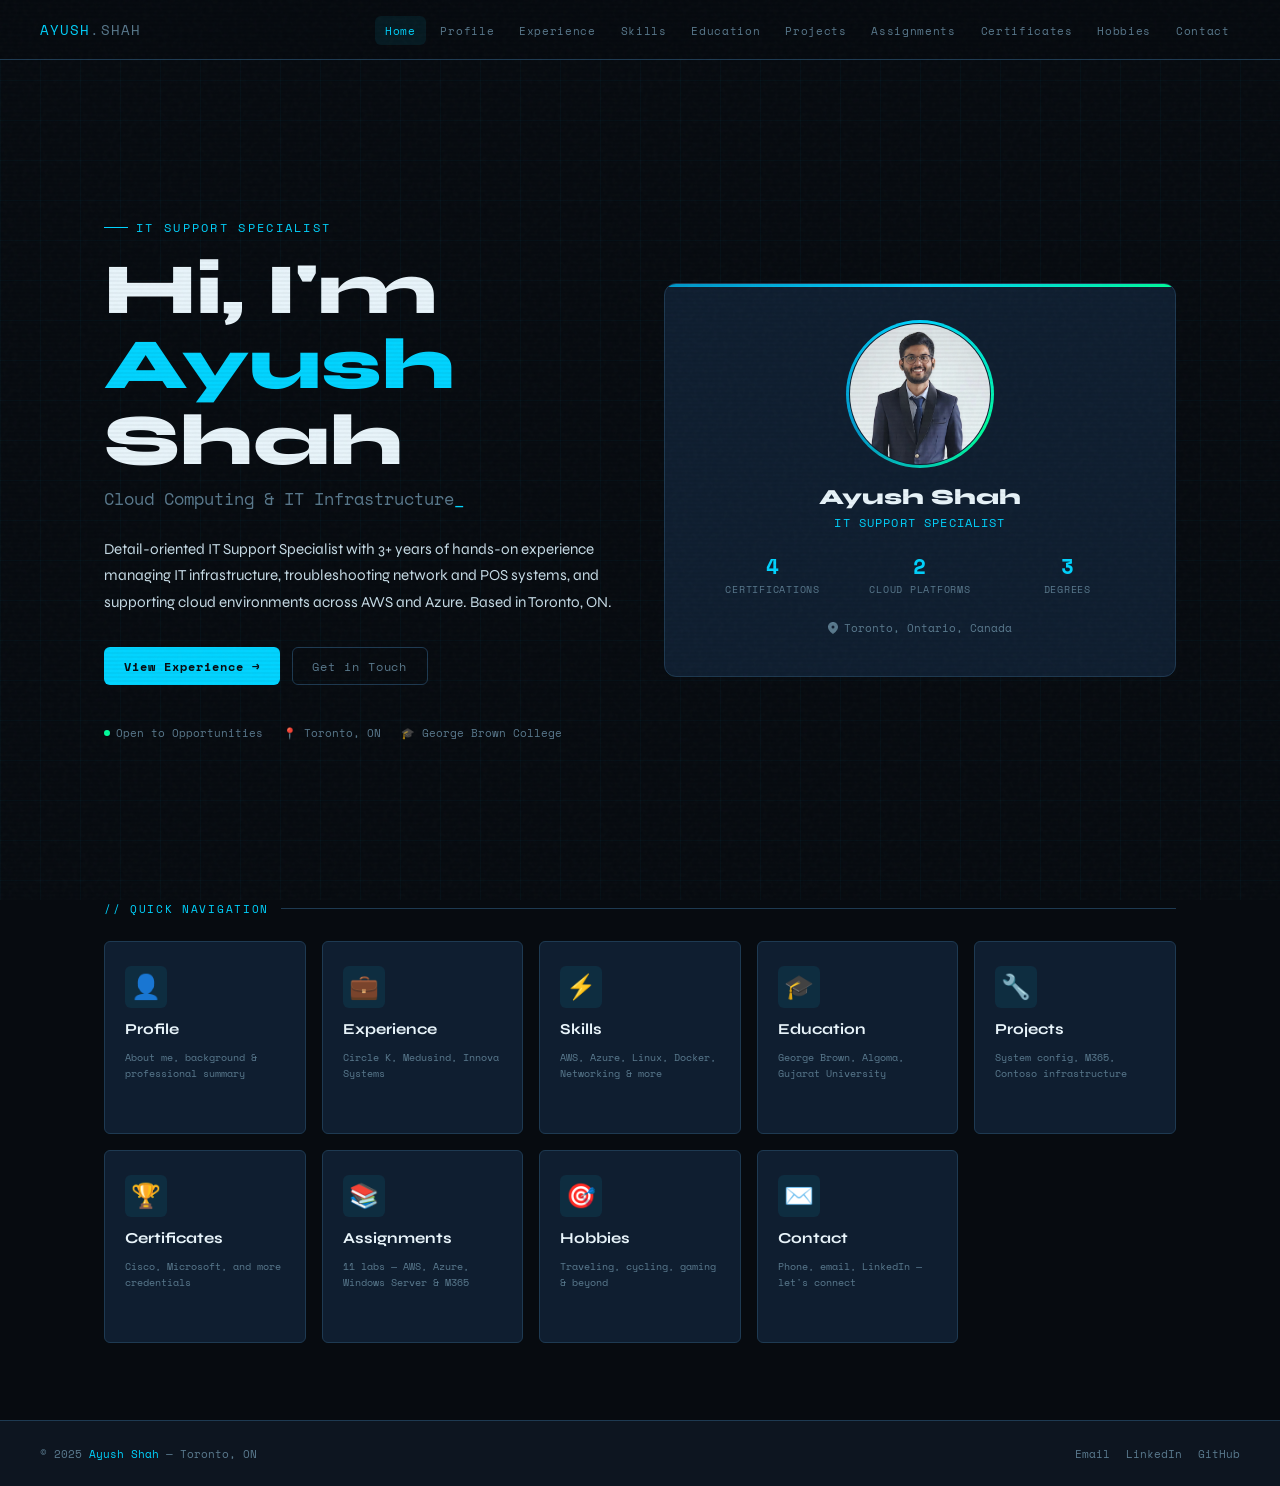
<file: index.html>
<!DOCTYPE html>
<html lang="en">
<head>
  <meta charset="UTF-8">
  <meta name="viewport" content="width=device-width, initial-scale=1.0">
  <title>Ayush Shah — IT Support Specialist</title>
  <link rel="icon" href="profile1.jpg" type="image/jpg">
  <link rel="stylesheet" href="style.css">
  <style>
    /* ── HERO ── */
    .hero {
      min-height: calc(100vh - 60px);
      display: grid;
      grid-template-columns: 1fr 1fr;
      gap: 3rem;
      align-items: center;
      padding: clamp(2rem, 6vw, 5rem) clamp(1rem, 5vw, 4rem);
      max-width: 1200px;
      margin: 0 auto;
    }
    @media (max-width: 768px) {
      .hero { grid-template-columns: 1fr; text-align: center; gap: 2rem; padding-top: 2.5rem; }
      .hero-right { order: -1; }
    }

    .hero-eyebrow {
      font-family: var(--mono);
      font-size: 0.72rem;
      color: var(--accent);
      letter-spacing: 0.2em;
      text-transform: uppercase;
      margin-bottom: 1rem;
      display: flex; align-items: center; gap: 0.5rem;
    }
    .hero-eyebrow::before {
      content: '';
      width: 24px; height: 1px;
      background: var(--accent);
    }
    @media (max-width: 768px) {
      .hero-eyebrow { justify-content: center; }
      .hero-eyebrow::before { display: none; }
    }

    .hero h1 {
      font-family: var(--sans);
      font-size: clamp(2.5rem, 6vw, 4.5rem);
      font-weight: 800;
      color: var(--text-bright);
      line-height: 1.05;
      margin-bottom: 0.5rem;
    }
    .hero h1 .name-accent { color: var(--accent); }

    .hero-role {
      font-family: var(--mono);
      font-size: clamp(0.9rem, 2vw, 1.05rem);
      color: var(--text-dim);
      margin-bottom: 1.5rem;
      min-height: 1.5em;
    }

    .hero-summary {
      font-size: clamp(0.88rem, 1.5vw, 0.95rem);
      color: var(--text);
      line-height: 1.75;
      max-width: 520px;
      margin-bottom: 2rem;
    }
    @media (max-width: 768px) { .hero-summary { margin: 0 auto 2rem; } }

    .hero-cta {
      display: flex; flex-wrap: wrap; gap: 0.75rem;
      margin-bottom: 2.5rem;
    }
    @media (max-width: 768px) { .hero-cta { justify-content: center; } }

    .hero-meta {
      display: flex; flex-wrap: wrap; gap: 1.25rem;
      font-family: var(--mono); font-size: 0.68rem;
      color: var(--text-dim);
    }
    @media (max-width: 768px) { .hero-meta { justify-content: center; } }
    .hero-meta span { display: flex; align-items: center; gap: 0.35rem; }
    .dot-green { width: 6px; height: 6px; background: var(--green); border-radius: 50%; animation: pulse-glow 2s infinite; }

    /* ── Profile card ── */
    .profile-card {
      background: var(--panel);
      border: 1px solid var(--border);
      border-radius: 12px;
      padding: 2.5rem;
      text-align: center;
      position: relative;
      overflow: hidden;
    }
    .profile-card::before {
      content: '';
      position: absolute; top: 0; left: 0; right: 0; height: 3px;
      background: linear-gradient(90deg, var(--accent2), var(--accent), var(--green));
    }
    .profile-img-wrap {
      width: 140px; height: 140px;
      margin: 0 auto 1.25rem;
      position: relative;
    }
    .profile-img-wrap::before {
      content: '';
      position: absolute; inset: -4px;
      border-radius: 50%;
      background: conic-gradient(var(--accent), var(--green), var(--accent2), var(--accent));
      animation: spin 4s linear infinite;
    }
    @keyframes spin { to { transform: rotate(360deg); } }
    .profile-img-wrap::after {
      content: '';
      position: absolute; inset: -1px;
      border-radius: 50%;
      background: var(--panel);
    }
    .profile-img-wrap img {
      position: relative; z-index: 1;
      width: 100%; height: 100%;
      border-radius: 50%;
      object-fit: cover;
    }
    .profile-name {
      font-family: var(--sans);
      font-size: 1.35rem;
      font-weight: 800;
      color: var(--text-bright);
      margin-bottom: 0.25rem;
    }
    .profile-title {
      font-family: var(--mono);
      font-size: 0.72rem;
      color: var(--accent);
      letter-spacing: 0.1em;
      text-transform: uppercase;
      margin-bottom: 1.25rem;
    }
    .profile-stats {
      display: grid; grid-template-columns: 1fr 1fr 1fr;
      gap: 0.75rem; margin-bottom: 1.5rem;
    }
    .p-stat { text-align: center; }
    .p-stat-num {
      font-family: var(--mono);
      font-size: 1.3rem;
      font-weight: 700;
      color: var(--accent);
    }
    .p-stat-lbl {
      font-family: var(--mono);
      font-size: 0.6rem;
      color: var(--text-dim);
      letter-spacing: 0.08em;
      text-transform: uppercase;
    }
    .profile-location {
      font-family: var(--mono);
      font-size: 0.68rem;
      color: var(--text-dim);
      display: flex; align-items: center; justify-content: center; gap: 0.4rem;
    }

    /* ── Nav cards ── */
    .nav-section {
      padding: 0 clamp(1rem, 5vw, 4rem) clamp(3rem, 6vw, 5rem);
      max-width: 1200px;
      margin: 0 auto;
    }
    .nav-cards {
      display: grid;
      grid-template-columns: repeat(auto-fill, minmax(200px, 1fr));
      gap: 1rem;
    }
    .nav-card {
      background: var(--panel);
      border: 1px solid var(--border);
      border-radius: var(--radius);
      padding: 1.5rem 1.25rem;
      text-decoration: none;
      display: flex; flex-direction: column; gap: 0.75rem;
      transition: all var(--transition);
      position: relative; overflow: hidden;
      cursor: pointer;
    }
    .nav-card::after {
      content: '';
      position: absolute; inset: 0;
      background: radial-gradient(circle at 50% 0%, rgba(0,212,255,0.06) 0%, transparent 70%);
      opacity: 0;
      transition: opacity var(--transition);
    }
    .nav-card:hover {
      border-color: var(--accent);
      transform: translateY(-3px);
      box-shadow: 0 12px 40px rgba(0,212,255,0.1);
    }
    .nav-card:hover::after { opacity: 1; }
    .nav-card-icon {
      font-size: 1.5rem;
      width: 42px; height: 42px;
      background: rgba(0,212,255,0.08);
      border-radius: var(--radius);
      display: flex; align-items: center; justify-content: center;
    }
    .nav-card-title {
      font-family: var(--sans);
      font-size: 0.95rem;
      font-weight: 700;
      color: var(--text-bright);
    }
    .nav-card-desc {
      font-family: var(--mono);
      font-size: 0.65rem;
      color: var(--text-dim);
      line-height: 1.5;
    }
    .nav-card-arrow {
      font-family: var(--mono);
      font-size: 0.65rem;
      color: var(--accent);
      opacity: 0;
      transform: translateX(-6px);
      transition: all var(--transition);
      margin-top: auto;
    }
    .nav-card:hover .nav-card-arrow {
      opacity: 1;
      transform: translateX(0);
    }
  </style>
</head>
<body>
  <div class="grid-bg"></div>

  <!-- Navigation -->
  <nav>
    <a href="index.html" class="nav-brand">AYUSH<span>.SHAH</span></a>
    <button class="nav-toggle" id="navToggle" aria-label="Menu">
      <span></span><span></span><span></span>
    </button>
    <ul class="nav-links" id="navLinks">
      <li><a href="index.html">Home</a></li>
      <li><a href="profile.html">Profile</a></li>
      <li><a href="experience.html">Experience</a></li>
      <li><a href="skills.html">Skills</a></li>
      <li><a href="education.html">Education</a></li>
      <li><a href="projects.html">Projects</a></li>
      <li><a href="assignments.html">Assignments</a></li>
      <li><a href="certificates.html">Certificates</a></li>
      <li><a href="hobbies.html">Hobbies</a></li>
      <li><a href="contact.html">Contact</a></li>
    </ul>
  </nav>
  <div class="nav-overlay" id="navOverlay"></div>

  <div class="page-wrapper">
    <!-- Hero -->
    <section class="hero">
      <div class="hero-left animate-up">
        <p class="hero-eyebrow">IT Support Specialist</p>
        <h1>Hi, I'm <span class="name-accent">Ayush</span><br>Shah</h1>
        <p class="hero-role cursor-blink">Cloud Computing &amp; IT Infrastructure</p>
        <p class="hero-summary">
          Detail-oriented IT Support Specialist with 3+ years of hands-on experience managing IT infrastructure, troubleshooting network and POS systems, and supporting cloud environments across AWS and Azure. Based in Toronto, ON.
        </p>
        <div class="hero-cta">
          <a href="experience.html" class="btn btn-primary">View Experience →</a>
          <a href="contact.html" class="btn btn-outline">Get in Touch</a>
        </div>
        <div class="hero-meta">
          <span><span class="dot-green"></span> Open to Opportunities</span>
          <span>📍 Toronto, ON</span>
          <span>🎓 George Brown College</span>
        </div>
      </div>

      <div class="hero-right animate-up-d2">
        <div class="profile-card">
          <div class="profile-img-wrap">
            <img src="profile1.jpg" alt="Ayush Shah" onerror="this.style.background='var(--bg3)';this.removeAttribute('src')">
          </div>
          <div class="profile-name">Ayush Shah</div>
          <div class="profile-title">IT Support Specialist</div>
          <div class="profile-stats">
            <div class="p-stat">
              <div class="p-stat-num">4</div>
              <div class="p-stat-lbl">Certifications</div>
            </div>
            <div class="p-stat">
              <div class="p-stat-num">2</div>
              <div class="p-stat-lbl">Cloud Platforms</div>
            </div>
            <div class="p-stat">
              <div class="p-stat-num">3</div>
              <div class="p-stat-lbl">Degrees</div>
            </div>
          </div>
          <div class="profile-location">
            <svg width="10" height="12" viewBox="0 0 10 12" fill="none"><path d="M5 0C2.24 0 0 2.24 0 5c0 3.75 5 7 5 7s5-3.25 5-7c0-2.76-2.24-5-5-5zm0 6.5A1.5 1.5 0 1 1 5 3.5a1.5 1.5 0 0 1 0 3z" fill="currentColor"/></svg>
            Toronto, Ontario, Canada
          </div>
        </div>
      </div>
    </section>

    <!-- Dashboard Nav Cards -->
    <section class="nav-section">
      <p class="section-title animate-up-d3">// quick navigation</p>
      <div class="nav-cards">
        <a href="profile.html" class="nav-card animate-up-d1">
          <div class="nav-card-icon">👤</div>
          <div class="nav-card-title">Profile</div>
          <div class="nav-card-desc">About me, background & professional summary</div>
          <div class="nav-card-arrow">→ view profile</div>
        </a>
        <a href="experience.html" class="nav-card animate-up-d2">
          <div class="nav-card-icon">💼</div>
          <div class="nav-card-title">Experience</div>
          <div class="nav-card-desc">Circle K, Medusind, Innova Systems</div>
          <div class="nav-card-arrow">→ view experience</div>
        </a>
        <a href="skills.html" class="nav-card animate-up-d2">
          <div class="nav-card-icon">⚡</div>
          <div class="nav-card-title">Skills</div>
          <div class="nav-card-desc">AWS, Azure, Linux, Docker, Networking & more</div>
          <div class="nav-card-arrow">→ view skills</div>
        </a>
        <a href="education.html" class="nav-card animate-up-d3">
          <div class="nav-card-icon">🎓</div>
          <div class="nav-card-title">Education</div>
          <div class="nav-card-desc">George Brown, Algoma, Gujarat University</div>
          <div class="nav-card-arrow">→ view education</div>
        </a>
        <a href="projects.html" class="nav-card animate-up-d3">
          <div class="nav-card-icon">🔧</div>
          <div class="nav-card-title">Projects</div>
          <div class="nav-card-desc">System config, M365, Contoso infrastructure</div>
          <div class="nav-card-arrow">→ view projects</div>
        </a>
        <a href="certificates.html" class="nav-card animate-up-d4">
          <div class="nav-card-icon">🏆</div>
          <div class="nav-card-title">Certificates</div>
          <div class="nav-card-desc">Cisco, Microsoft, and more credentials</div>
          <div class="nav-card-arrow">→ view certificates</div>
        </a>
        <a href="assignments.html" class="nav-card animate-up-d4">
          <div class="nav-card-icon">📚</div>
          <div class="nav-card-title">Assignments</div>
          <div class="nav-card-desc">11 labs — AWS, Azure, Windows Server & M365</div>
          <div class="nav-card-arrow">→ view assignments</div>
        </a>
        <a href="hobbies.html" class="nav-card animate-up-d4">
          <div class="nav-card-icon">🎯</div>
          <div class="nav-card-title">Hobbies</div>
          <div class="nav-card-desc">Traveling, cycling, gaming & beyond</div>
          <div class="nav-card-arrow">→ view hobbies</div>
        </a>
        <a href="contact.html" class="nav-card animate-up-d5">
          <div class="nav-card-icon">✉️</div>
          <div class="nav-card-title">Contact</div>
          <div class="nav-card-desc">Phone, email, LinkedIn — let's connect</div>
          <div class="nav-card-arrow">→ get in touch</div>
        </a>
      </div>
    </section>
  </div>

  <footer>
    <div class="footer-left">
      © 2025 <a href="index.html">Ayush Shah</a> — Toronto, ON
    </div>
    <div class="footer-links">
      <a href="mailto:ayush28shah@gmail.com">Email</a>
      <a href="https://www.linkedin.com/in/beayushman" target="_blank">LinkedIn</a>
      <a href="https://github.com/Ayush28shah" target="_blank">GitHub</a>
    </div>
  </footer>

  <script src="script.js"></script>
</body>
</html>
</file>
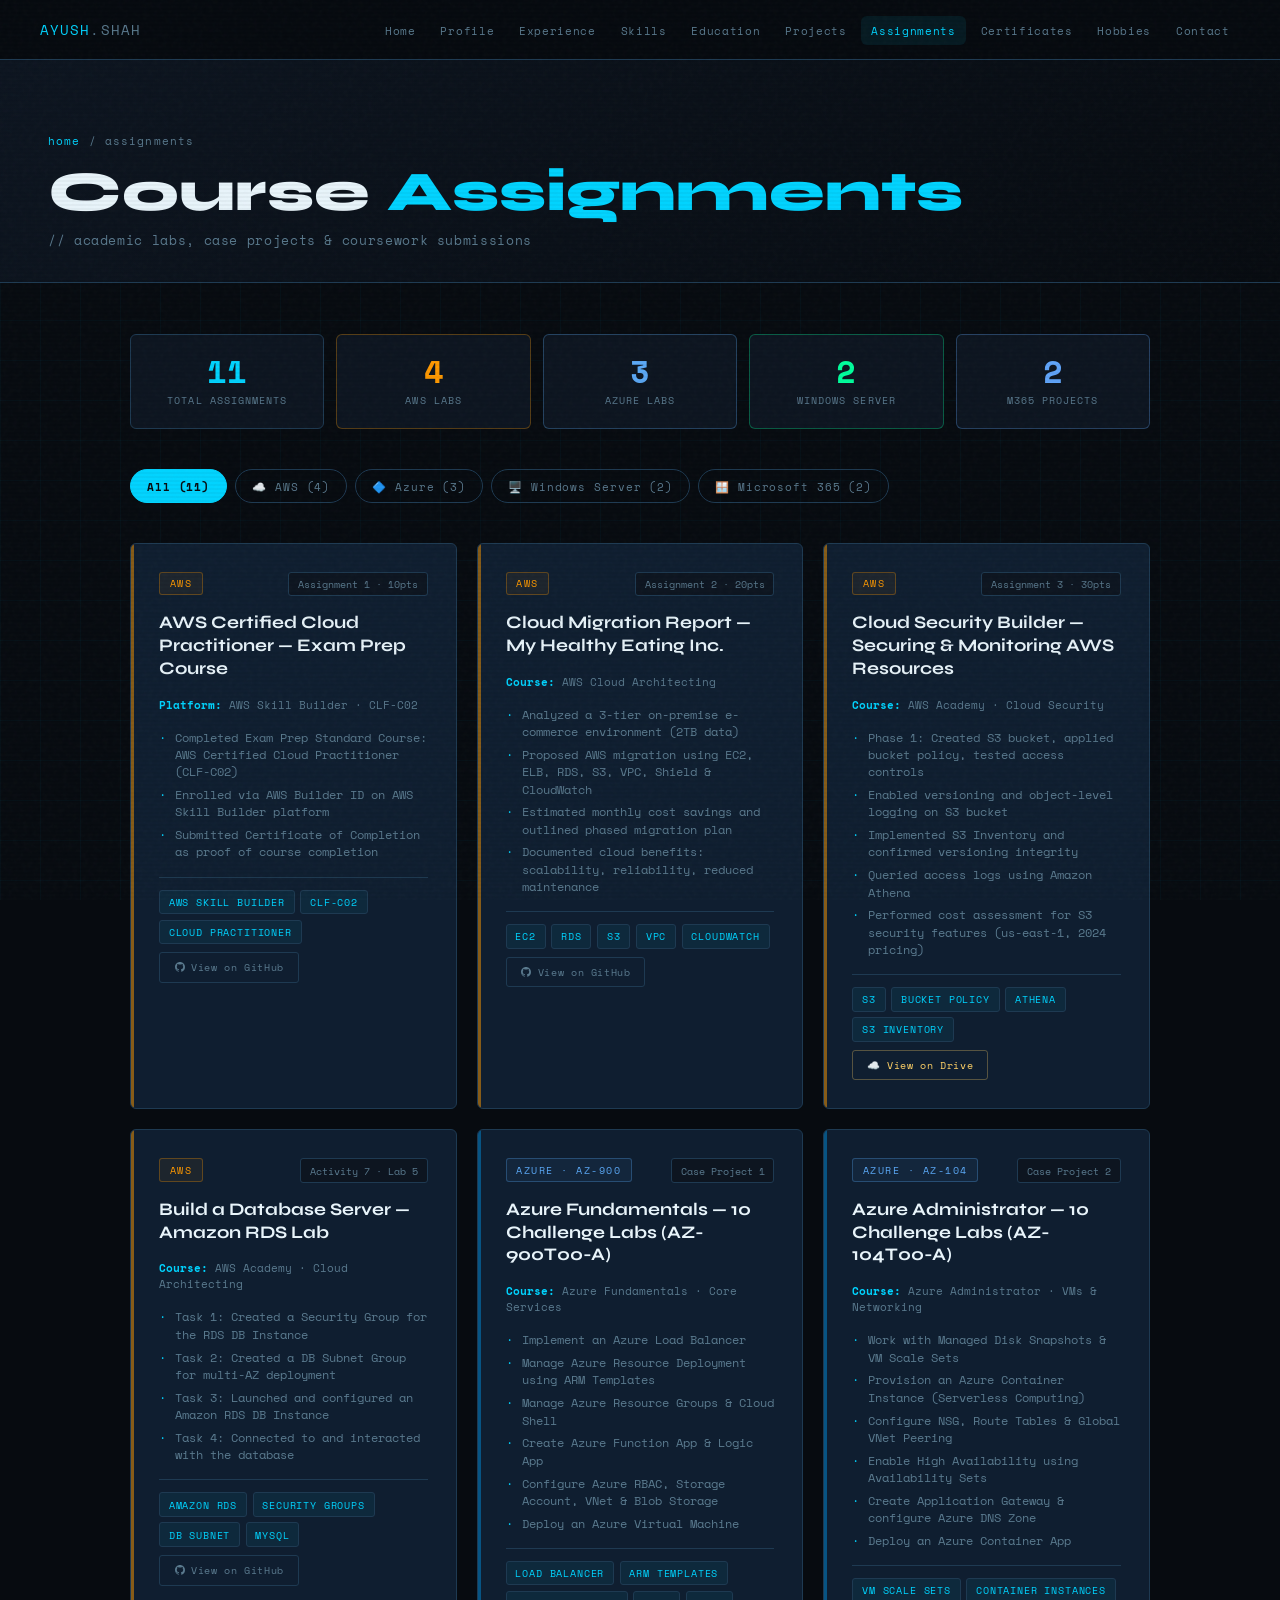
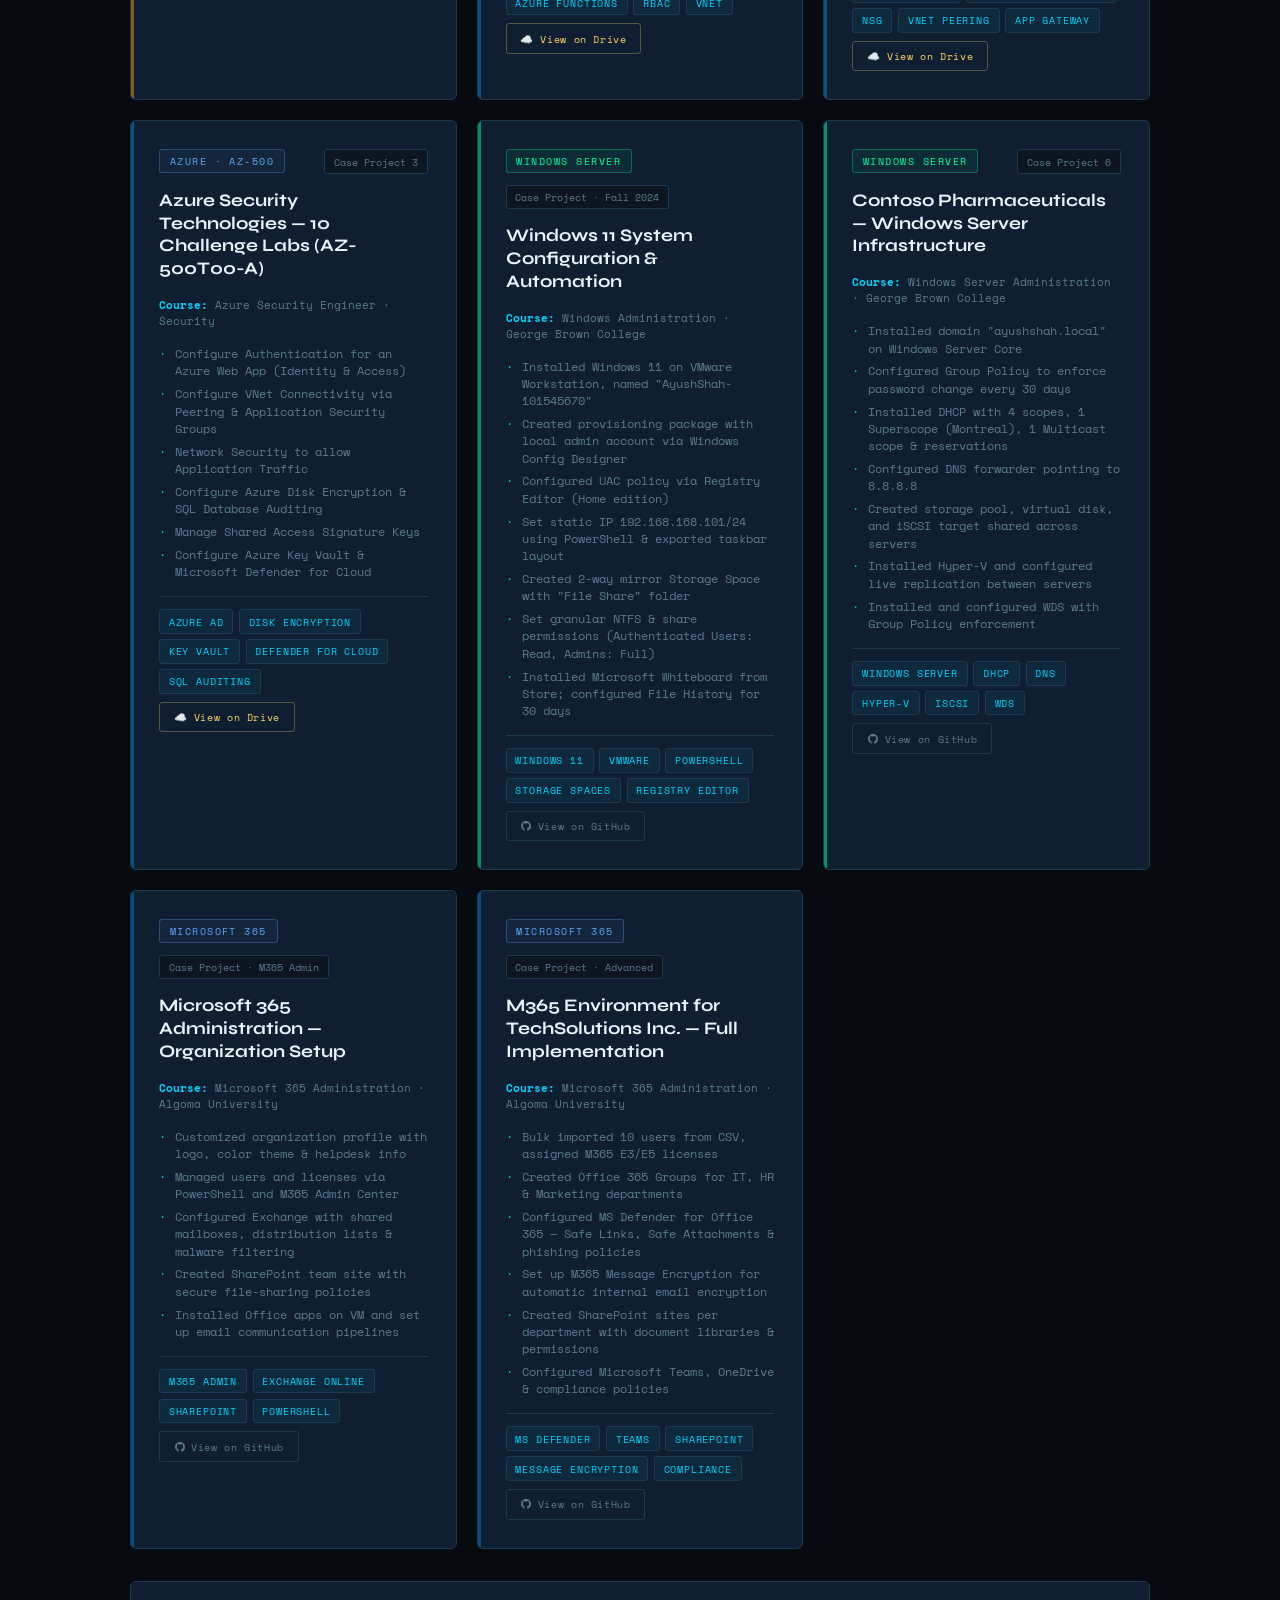
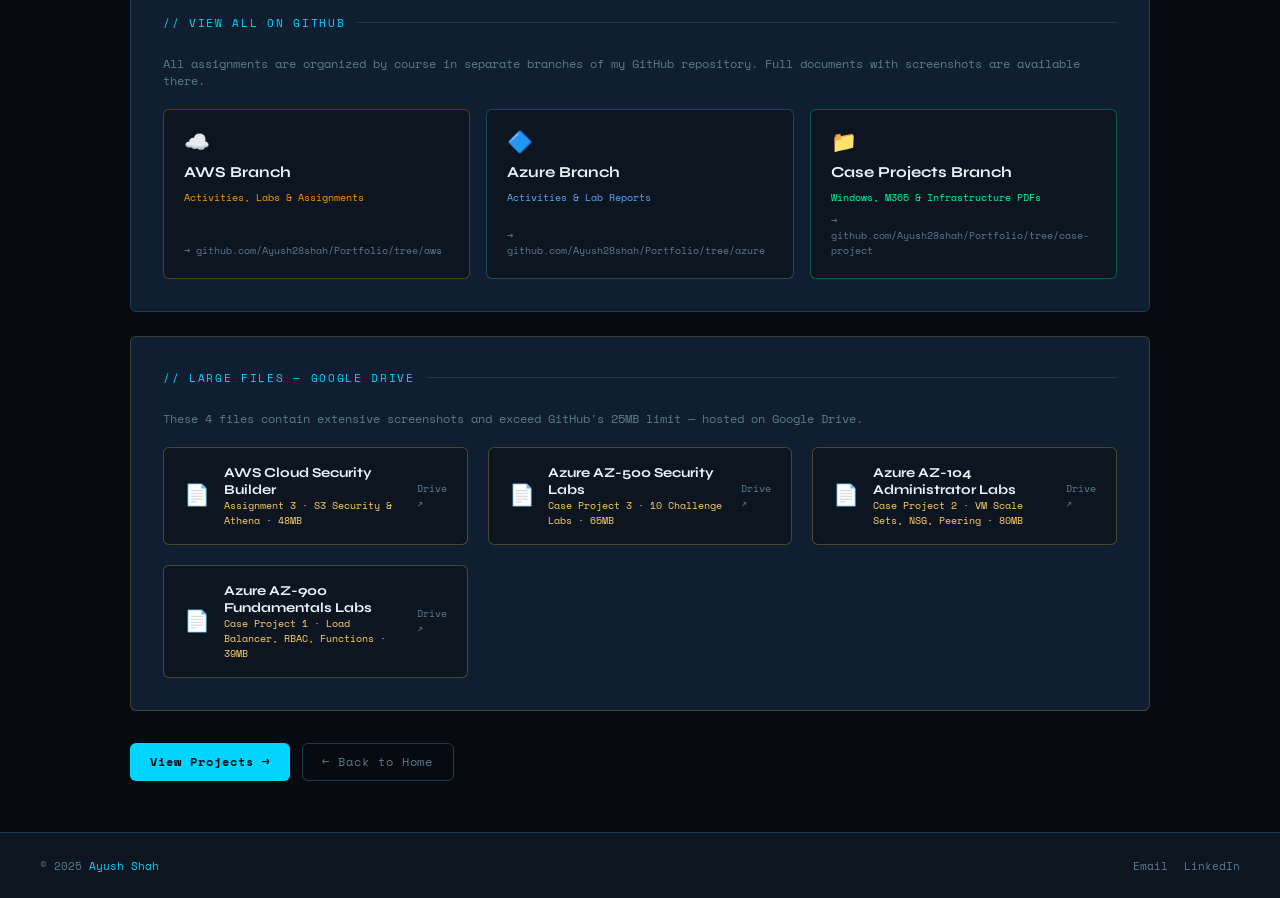
<file: assignments.html>
<!DOCTYPE html>
<html lang="en">
<head>
  <meta charset="UTF-8">
  <meta name="viewport" content="width=device-width, initial-scale=1.0">
  <title>Assignments — Ayush Shah</title>
  <link rel="icon" href="profile1.jpg" type="image/jpg">
  <link rel="stylesheet" href="style.css">
  <style>
    /* ── Filter tabs ── */
    .filter-bar {
      display: flex; flex-wrap: wrap; gap: 0.5rem;
      margin-bottom: 2.5rem;
    }
    .filter-btn {
      font-family: var(--mono);
      font-size: 0.7rem;
      padding: 0.45rem 1rem;
      border-radius: 20px;
      border: 1px solid var(--border);
      background: transparent;
      color: var(--text-dim);
      cursor: pointer;
      letter-spacing: 0.08em;
      transition: all var(--transition);
    }
    .filter-btn:hover { border-color: var(--accent); color: var(--accent); }
    .filter-btn.active {
      background: var(--accent);
      border-color: var(--accent);
      color: var(--bg);
      font-weight: 700;
    }
    .filter-btn.aws.active    { background: #ff9900; border-color: #ff9900; color: #000; }
    .filter-btn.azure.active  { background: #0089d6; border-color: #0089d6; color: #fff; }
    .filter-btn.windows.active { background: var(--green); border-color: var(--green); color: var(--bg); }

    /* ── Assignment card ── */
    .assignment-card {
      background: var(--panel);
      border: 1px solid var(--border);
      border-radius: var(--radius);
      padding: clamp(1.25rem, 3vw, 1.75rem);
      position: relative; overflow: hidden;
      transition: all var(--transition);
      display: flex; flex-direction: column; gap: 1rem;
    }
    .assignment-card:hover {
      border-color: var(--accent2);
      transform: translateY(-2px);
      box-shadow: 0 8px 30px rgba(0,212,255,0.08);
    }
    .assignment-card::before {
      content: '';
      position: absolute; left: 0; top: 0; bottom: 0;
      width: 3px;
      transition: opacity var(--transition);
      opacity: 0.5;
    }
    .assignment-card:hover::before { opacity: 1; }
    .assignment-card.aws::before    { background: #ff9900; }
    .assignment-card.azure::before  { background: #0089d6; }
    .assignment-card.windows::before { background: var(--green); }
    .assignment-card.m365::before   { background: #0078d4; }

    .card-top {
      display: flex; justify-content: space-between;
      align-items: flex-start; gap: 0.75rem; flex-wrap: wrap;
    }
    .card-category {
      font-family: var(--mono);
      font-size: 0.62rem;
      letter-spacing: 0.15em;
      text-transform: uppercase;
      padding: 0.2rem 0.6rem;
      border-radius: 3px;
      border: 1px solid;
      flex-shrink: 0;
    }
    .cat-aws    { color: #ff9900; border-color: rgba(255,153,0,0.3); background: rgba(255,153,0,0.06); }
    .cat-azure  { color: #5ba8f5; border-color: rgba(91,168,245,0.3); background: rgba(91,168,245,0.06); }
    .cat-windows { color: var(--green); border-color: rgba(0,255,157,0.3); background: rgba(0,255,157,0.06); }
    .cat-m365   { color: #60a5fa; border-color: rgba(96,165,250,0.3); background: rgba(96,165,250,0.06); }

    .card-num {
      font-family: var(--mono);
      font-size: 0.65rem;
      color: var(--text-dim);
      background: var(--bg2);
      border: 1px solid var(--border);
      padding: 0.2rem 0.55rem;
      border-radius: 3px;
    }

    .card-title {
      font-family: var(--sans);
      font-size: clamp(0.95rem, 2vw, 1.1rem);
      font-weight: 700;
      color: var(--text-bright);
      line-height: 1.3;
    }

    .card-course {
      font-family: var(--mono);
      font-size: 0.68rem;
      color: var(--text-dim);
    }
    .card-course strong { color: var(--accent); }

    .task-list {
      list-style: none;
      display: flex; flex-direction: column; gap: 0.35rem;
    }
    .task-list li {
      font-family: var(--mono);
      font-size: 0.72rem;
      color: var(--text-dim);
      padding-left: 1rem;
      position: relative;
      line-height: 1.5;
    }
    .task-list li::before {
      content: '·';
      position: absolute; left: 0;
      color: var(--accent);
    }

    .card-footer {
      display: flex; align-items: center; justify-content: space-between;
      flex-wrap: wrap; gap: 0.5rem;
      padding-top: 0.75rem;
      border-top: 1px solid var(--border);
    }
    .card-tech { display: flex; flex-wrap: wrap; gap: 0.35rem; }

    .view-btn {
      display: inline-flex; align-items: center; gap: 0.35rem;
      font-family: var(--mono);
      font-size: 0.65rem;
      padding: 0.4rem 0.85rem;
      border-radius: 3px;
      border: 1px solid var(--border);
      color: var(--text-dim);
      text-decoration: none;
      transition: all var(--transition);
      letter-spacing: 0.06em;
    }
    .view-btn:hover {
      border-color: var(--accent);
      color: var(--accent);
      background: rgba(0,212,255,0.06);
    }

    /* hidden state for filter */
    .assignment-card.hidden {
      display: none;
    }

    /* ── stats row ── */
    .assign-stats {
      display: grid;
      grid-template-columns: repeat(auto-fit, minmax(130px, 1fr));
      gap: 0.75rem;
      margin-bottom: 2.5rem;
    }
  </style>
</head>
<body>
  <div class="grid-bg"></div>
  <nav>
    <a href="index.html" class="nav-brand">AYUSH<span>.SHAH</span></a>
    <button class="nav-toggle" id="navToggle" aria-label="Menu">
      <span></span><span></span><span></span>
    </button>
    <ul class="nav-links" id="navLinks">
      <li><a href="index.html">Home</a></li>
      <li><a href="profile.html">Profile</a></li>
      <li><a href="experience.html">Experience</a></li>
      <li><a href="skills.html">Skills</a></li>
      <li><a href="education.html">Education</a></li>
      <li><a href="projects.html">Projects</a></li>
      <li><a href="assignments.html">Assignments</a></li>
      <li><a href="certificates.html">Certificates</a></li>
      <li><a href="hobbies.html">Hobbies</a></li>
      <li><a href="contact.html">Contact</a></li>
    </ul>
  </nav>
  <div class="nav-overlay" id="navOverlay"></div>

  <div class="page-wrapper">
    <div class="page-header">
      <p class="breadcrumb"><a href="index.html">home</a> / assignments</p>
      <h1>Course <span class="accent">Assignments</span></h1>
      <p>// academic labs, case projects &amp; coursework submissions</p>
    </div>

    <div class="content">

      <!-- Stats -->
      <div class="assign-stats animate-up">
        <div class="stat-box">
          <div class="stat-number" data-count="11" data-suffix="">0</div>
          <div class="stat-label">Total Assignments</div>
        </div>
        <div class="stat-box" style="border-color:rgba(255,153,0,0.3);">
          <div class="stat-number" style="color:#ff9900;" data-count="4" data-suffix="">0</div>
          <div class="stat-label">AWS Labs</div>
        </div>
        <div class="stat-box" style="border-color:rgba(91,168,245,0.3);">
          <div class="stat-number" style="color:#5ba8f5;" data-count="3" data-suffix="">0</div>
          <div class="stat-label">Azure Labs</div>
        </div>
        <div class="stat-box" style="border-color:rgba(0,255,157,0.3);">
          <div class="stat-number" style="color:var(--green);" data-count="2" data-suffix="">0</div>
          <div class="stat-label">Windows Server</div>
        </div>
        <div class="stat-box" style="border-color:rgba(96,165,250,0.3);">
          <div class="stat-number" style="color:#60a5fa;" data-count="2" data-suffix="">0</div>
          <div class="stat-label">M365 Projects</div>
        </div>
      </div>

      <!-- Filter -->
      <div class="filter-bar animate-up-d1">
        <button class="filter-btn active" data-filter="all">All (11)</button>
        <button class="filter-btn aws" data-filter="aws">☁️ AWS (4)</button>
        <button class="filter-btn azure" data-filter="azure">🔷 Azure (3)</button>
        <button class="filter-btn windows" data-filter="windows">🖥️ Windows Server (2)</button>
        <button class="filter-btn" data-filter="m365">🪟 Microsoft 365 (2)</button>
      </div>

      <!-- Cards grid -->
      <div class="grid-2" id="assignmentGrid">

        <!-- 1. AWS Assignment 1 - Skill Builder -->
        <div class="assignment-card aws animate-up" data-category="aws">
          <div class="card-top">
            <span class="card-category cat-aws">AWS</span>
            <span class="card-num">Assignment 1 · 10pts</span>
          </div>
          <div class="card-title">AWS Certified Cloud Practitioner — Exam Prep Course</div>
          <div class="card-course"><strong>Platform:</strong> AWS Skill Builder · CLF-C02</div>
          <ul class="task-list">
            <li>Completed Exam Prep Standard Course: AWS Certified Cloud Practitioner (CLF-C02)</li>
            <li>Enrolled via AWS Builder ID on AWS Skill Builder platform</li>
            <li>Submitted Certificate of Completion as proof of course completion</li>
          </ul>
          <div class="card-footer">
            <div class="card-tech">
              <span class="tag">AWS Skill Builder</span>
              <span class="tag">CLF-C02</span>
              <span class="tag">Cloud Practitioner</span>
            </div>
            <a href="https://github.com/Ayush28shah/Portfolio/blob/aws/ayush%20shah%20-%20assignment%201.doc" target="_blank" class="view-btn">
              <svg width="12" height="12" viewBox="0 0 24 24" fill="currentColor"><path d="M12 2C6.48 2 2 6.48 2 12c0 4.42 2.87 8.17 6.84 9.49.5.09.66-.22.66-.48v-1.7c-2.78.6-3.37-1.34-3.37-1.34-.46-1.16-1.11-1.47-1.11-1.47-.91-.62.07-.61.07-.61 1 .07 1.53 1.03 1.53 1.03.89 1.52 2.34 1.08 2.91.83.09-.65.35-1.08.63-1.33-2.22-.25-4.56-1.11-4.56-4.94 0-1.09.39-1.98 1.03-2.68-.1-.25-.45-1.27.1-2.64 0 0 .84-.27 2.75 1.02A9.56 9.56 0 0 1 12 6.8a9.56 9.56 0 0 1 2.5.34c1.91-1.29 2.75-1.02 2.75-1.02.55 1.37.2 2.39.1 2.64.64.7 1.03 1.59 1.03 2.68 0 3.84-2.34 4.68-4.57 4.93.36.31.68.92.68 1.85v2.74c0 .27.16.58.67.48A10.01 10.01 0 0 0 22 12c0-5.52-4.48-10-10-10z"/></svg>
              View on GitHub
            </a>
          </div>
        </div>

        <!-- 2. AWS Assignment 2 - Cloud Migration Report -->
        <div class="assignment-card aws animate-up-d1" data-category="aws">
          <div class="card-top">
            <span class="card-category cat-aws">AWS</span>
            <span class="card-num">Assignment 2 · 20pts</span>
          </div>
          <div class="card-title">Cloud Migration Report — My Healthy Eating Inc.</div>
          <div class="card-course"><strong>Course:</strong> AWS Cloud Architecting</div>
          <ul class="task-list">
            <li>Analyzed a 3-tier on-premise e-commerce environment (2TB data)</li>
            <li>Proposed AWS migration using EC2, ELB, RDS, S3, VPC, Shield & CloudWatch</li>
            <li>Estimated monthly cost savings and outlined phased migration plan</li>
            <li>Documented cloud benefits: scalability, reliability, reduced maintenance</li>
          </ul>
          <div class="card-footer">
            <div class="card-tech">
              <span class="tag">EC2</span>
              <span class="tag">RDS</span>
              <span class="tag">S3</span>
              <span class="tag">VPC</span>
              <span class="tag">CloudWatch</span>
            </div>
            <a href="https://github.com/Ayush28shah/Portfolio/blob/aws/Ayush%20shah%20-%20Assignment-02.doc" target="_blank" class="view-btn">
              <svg width="12" height="12" viewBox="0 0 24 24" fill="currentColor"><path d="M12 2C6.48 2 2 6.48 2 12c0 4.42 2.87 8.17 6.84 9.49.5.09.66-.22.66-.48v-1.7c-2.78.6-3.37-1.34-3.37-1.34-.46-1.16-1.11-1.47-1.11-1.47-.91-.62.07-.61.07-.61 1 .07 1.53 1.03 1.53 1.03.89 1.52 2.34 1.08 2.91.83.09-.65.35-1.08.63-1.33-2.22-.25-4.56-1.11-4.56-4.94 0-1.09.39-1.98 1.03-2.68-.1-.25-.45-1.27.1-2.64 0 0 .84-.27 2.75 1.02A9.56 9.56 0 0 1 12 6.8a9.56 9.56 0 0 1 2.5.34c1.91-1.29 2.75-1.02 2.75-1.02.55 1.37.2 2.39.1 2.64.64.7 1.03 1.59 1.03 2.68 0 3.84-2.34 4.68-4.57 4.93.36.31.68.92.68 1.85v2.74c0 .27.16.58.67.48A10.01 10.01 0 0 0 22 12c0-5.52-4.48-10-10-10z"/></svg>
              View on GitHub
            </a>
          </div>
        </div>

        <!-- 3. AWS Assignment 3 - Cloud Security -->
        <div class="assignment-card aws animate-up-d2" data-category="aws">
          <div class="card-top">
            <span class="card-category cat-aws">AWS</span>
            <span class="card-num">Assignment 3 · 30pts</span>
          </div>
          <div class="card-title">Cloud Security Builder — Securing & Monitoring AWS Resources</div>
          <div class="card-course"><strong>Course:</strong> AWS Academy · Cloud Security</div>
          <ul class="task-list">
            <li>Phase 1: Created S3 bucket, applied bucket policy, tested access controls</li>
            <li>Enabled versioning and object-level logging on S3 bucket</li>
            <li>Implemented S3 Inventory and confirmed versioning integrity</li>
            <li>Queried access logs using Amazon Athena</li>
            <li>Performed cost assessment for S3 security features (us-east-1, 2024 pricing)</li>
          </ul>
          <div class="card-footer">
            <div class="card-tech">
              <span class="tag">S3</span>
              <span class="tag">Bucket Policy</span>
              <span class="tag">Athena</span>
              <span class="tag">S3 Inventory</span>
            </div>
            <a href="https://drive.google.com/file/d/1oaVxVwPBIiKz4qKe1IlEgqOFC4xgeeqq/view?usp=sharing" target="_blank" class="view-btn" style="color:var(--yellow);border-color:rgba(255,209,102,0.3);">
              ☁️ View on Drive
            </a>
          </div>
        </div>

        <!-- 4. AWS Activity 7 - RDS Database Lab -->
        <div class="assignment-card aws animate-up-d3" data-category="aws">
          <div class="card-top">
            <span class="card-category cat-aws">AWS</span>
            <span class="card-num">Activity 7 · Lab 5</span>
          </div>
          <div class="card-title">Build a Database Server — Amazon RDS Lab</div>
          <div class="card-course"><strong>Course:</strong> AWS Academy · Cloud Architecting</div>
          <ul class="task-list">
            <li>Task 1: Created a Security Group for the RDS DB Instance</li>
            <li>Task 2: Created a DB Subnet Group for multi-AZ deployment</li>
            <li>Task 3: Launched and configured an Amazon RDS DB Instance</li>
            <li>Task 4: Connected to and interacted with the database</li>
          </ul>
          <div class="card-footer">
            <div class="card-tech">
              <span class="tag">Amazon RDS</span>
              <span class="tag">Security Groups</span>
              <span class="tag">DB Subnet</span>
              <span class="tag">MySQL</span>
            </div>
            <a href="https://github.com/Ayush28shah/Portfolio/blob/aws/ayush%20shah-%20activity%207.doc" target="_blank" class="view-btn">
              <svg width="12" height="12" viewBox="0 0 24 24" fill="currentColor"><path d="M12 2C6.48 2 2 6.48 2 12c0 4.42 2.87 8.17 6.84 9.49.5.09.66-.22.66-.48v-1.7c-2.78.6-3.37-1.34-3.37-1.34-.46-1.16-1.11-1.47-1.11-1.47-.91-.62.07-.61.07-.61 1 .07 1.53 1.03 1.53 1.03.89 1.52 2.34 1.08 2.91.83.09-.65.35-1.08.63-1.33-2.22-.25-4.56-1.11-4.56-4.94 0-1.09.39-1.98 1.03-2.68-.1-.25-.45-1.27.1-2.64 0 0 .84-.27 2.75 1.02A9.56 9.56 0 0 1 12 6.8a9.56 9.56 0 0 1 2.5.34c1.91-1.29 2.75-1.02 2.75-1.02.55 1.37.2 2.39.1 2.64.64.7 1.03 1.59 1.03 2.68 0 3.84-2.34 4.68-4.57 4.93.36.31.68.92.68 1.85v2.74c0 .27.16.58.67.48A10.01 10.01 0 0 0 22 12c0-5.52-4.48-10-10-10z"/></svg>
              View on GitHub
            </a>
          </div>
        </div>

        <!-- 5. Azure Case Project 1 - AZ-900 -->
        <div class="assignment-card azure animate-up" data-category="azure">
          <div class="card-top">
            <span class="card-category cat-azure">Azure · AZ-900</span>
            <span class="card-num">Case Project 1</span>
          </div>
          <div class="card-title">Azure Fundamentals — 10 Challenge Labs (AZ-900T00-A)</div>
          <div class="card-course"><strong>Course:</strong> Azure Fundamentals · Core Services</div>
          <ul class="task-list">
            <li>Implement an Azure Load Balancer</li>
            <li>Manage Azure Resource Deployment using ARM Templates</li>
            <li>Manage Azure Resource Groups & Cloud Shell</li>
            <li>Create Azure Function App & Logic App</li>
            <li>Configure Azure RBAC, Storage Account, VNet & Blob Storage</li>
            <li>Deploy an Azure Virtual Machine</li>
          </ul>
          <div class="card-footer">
            <div class="card-tech">
              <span class="tag">Load Balancer</span>
              <span class="tag">ARM Templates</span>
              <span class="tag">Azure Functions</span>
              <span class="tag">RBAC</span>
              <span class="tag">VNet</span>
            </div>
            <a href="https://drive.google.com/file/d/1HRHO4_grqj8Vikp0Z7Pb8UY04u5v3Iu6/view?usp=sharing" target="_blank" class="view-btn" style="color:var(--yellow);border-color:rgba(255,209,102,0.3);">
              ☁️ View on Drive
            </a>
          </div>
        </div>

        <!-- 6. Azure Case Project 2 - AZ-104 -->
        <div class="assignment-card azure animate-up-d1" data-category="azure">
          <div class="card-top">
            <span class="card-category cat-azure">Azure · AZ-104</span>
            <span class="card-num">Case Project 2</span>
          </div>
          <div class="card-title">Azure Administrator — 10 Challenge Labs (AZ-104T00-A)</div>
          <div class="card-course"><strong>Course:</strong> Azure Administrator · VMs & Networking</div>
          <ul class="task-list">
            <li>Work with Managed Disk Snapshots & VM Scale Sets</li>
            <li>Provision an Azure Container Instance (Serverless Computing)</li>
            <li>Configure NSG, Route Tables & Global VNet Peering</li>
            <li>Enable High Availability using Availability Sets</li>
            <li>Create Application Gateway & configure Azure DNS Zone</li>
            <li>Deploy an Azure Container App</li>
          </ul>
          <div class="card-footer">
            <div class="card-tech">
              <span class="tag">VM Scale Sets</span>
              <span class="tag">Container Instances</span>
              <span class="tag">NSG</span>
              <span class="tag">VNet Peering</span>
              <span class="tag">App Gateway</span>
            </div>
            <a href="https://drive.google.com/file/d/1GYn0GIE8hUvoMhDvomxcSjt3SJYU0piI/view?usp=sharing" target="_blank" class="view-btn" style="color:var(--yellow);border-color:rgba(255,209,102,0.3);">
              ☁️ View on Drive
            </a>
          </div>
        </div>

        <!-- 7. Azure Case Project 3 - AZ-500 -->
        <div class="assignment-card azure animate-up-d2" data-category="azure">
          <div class="card-top">
            <span class="card-category cat-azure">Azure · AZ-500</span>
            <span class="card-num">Case Project 3</span>
          </div>
          <div class="card-title">Azure Security Technologies — 10 Challenge Labs (AZ-500T00-A)</div>
          <div class="card-course"><strong>Course:</strong> Azure Security Engineer · Security</div>
          <ul class="task-list">
            <li>Configure Authentication for an Azure Web App (Identity & Access)</li>
            <li>Configure VNet Connectivity via Peering & Application Security Groups</li>
            <li>Network Security to allow Application Traffic</li>
            <li>Configure Azure Disk Encryption & SQL Database Auditing</li>
            <li>Manage Shared Access Signature Keys</li>
            <li>Configure Azure Key Vault & Microsoft Defender for Cloud</li>
          </ul>
          <div class="card-footer">
            <div class="card-tech">
              <span class="tag">Azure AD</span>
              <span class="tag">Disk Encryption</span>
              <span class="tag">Key Vault</span>
              <span class="tag">Defender for Cloud</span>
              <span class="tag">SQL Auditing</span>
            </div>
            <a href="https://drive.google.com/file/d/1ABHeHRCNahvGuIh4gsWkXelGR8Lt6d_X/view?usp=sharing" target="_blank" class="view-btn" style="color:var(--yellow);border-color:rgba(255,209,102,0.3);">
              ☁️ View on Drive
            </a>
          </div>
        </div>

        <!-- 8. Windows Server - Case Project (System Config) -->
        <div class="assignment-card windows animate-up" data-category="windows">
          <div class="card-top">
            <span class="card-category cat-windows">Windows Server</span>
            <span class="card-num">Case Project · Fall 2024</span>
          </div>
          <div class="card-title">Windows 11 System Configuration & Automation</div>
          <div class="card-course"><strong>Course:</strong> Windows Administration · George Brown College</div>
          <ul class="task-list">
            <li>Installed Windows 11 on VMware Workstation, named "AyushShah-101545670"</li>
            <li>Created provisioning package with local admin account via Windows Config Designer</li>
            <li>Configured UAC policy via Registry Editor (Home edition)</li>
            <li>Set static IP 192.168.168.101/24 using PowerShell & exported taskbar layout</li>
            <li>Created 2-way mirror Storage Space with "File Share" folder</li>
            <li>Set granular NTFS & share permissions (Authenticated Users: Read, Admins: Full)</li>
            <li>Installed Microsoft Whiteboard from Store; configured File History for 30 days</li>
          </ul>
          <div class="card-footer">
            <div class="card-tech">
              <span class="tag">Windows 11</span>
              <span class="tag">VMware</span>
              <span class="tag">PowerShell</span>
              <span class="tag">Storage Spaces</span>
              <span class="tag">Registry Editor</span>
            </div>
            <a href="https://github.com/Ayush28shah/Portfolio/blob/case-project/Case_Project__1_.pdf" target="_blank" class="view-btn">
              <svg width="12" height="12" viewBox="0 0 24 24" fill="currentColor"><path d="M12 2C6.48 2 2 6.48 2 12c0 4.42 2.87 8.17 6.84 9.49.5.09.66-.22.66-.48v-1.7c-2.78.6-3.37-1.34-3.37-1.34-.46-1.16-1.11-1.47-1.11-1.47-.91-.62.07-.61.07-.61 1 .07 1.53 1.03 1.53 1.03.89 1.52 2.34 1.08 2.91.83.09-.65.35-1.08.63-1.33-2.22-.25-4.56-1.11-4.56-4.94 0-1.09.39-1.98 1.03-2.68-.1-.25-.45-1.27.1-2.64 0 0 .84-.27 2.75 1.02A9.56 9.56 0 0 1 12 6.8a9.56 9.56 0 0 1 2.5.34c1.91-1.29 2.75-1.02 2.75-1.02.55 1.37.2 2.39.1 2.64.64.7 1.03 1.59 1.03 2.68 0 3.84-2.34 4.68-4.57 4.93.36.31.68.92.68 1.85v2.74c0 .27.16.58.67.48A10.01 10.01 0 0 0 22 12c0-5.52-4.48-10-10-10z"/></svg>
              View on GitHub
            </a>
          </div>
        </div>

        <!-- 9. Windows Server - Contoso (CASEPROJECT6) -->
        <div class="assignment-card windows animate-up-d1" data-category="windows">
          <div class="card-top">
            <span class="card-category cat-windows">Windows Server</span>
            <span class="card-num">Case Project 6</span>
          </div>
          <div class="card-title">Contoso Pharmaceuticals — Windows Server Infrastructure</div>
          <div class="card-course"><strong>Course:</strong> Windows Server Administration · George Brown College</div>
          <ul class="task-list">
            <li>Installed domain "ayushshah.local" on Windows Server Core</li>
            <li>Configured Group Policy to enforce password change every 30 days</li>
            <li>Installed DHCP with 4 scopes, 1 Superscope (Montreal), 1 Multicast scope & reservations</li>
            <li>Configured DNS forwarder pointing to 8.8.8.8</li>
            <li>Created storage pool, virtual disk, and iSCSI target shared across servers</li>
            <li>Installed Hyper-V and configured live replication between servers</li>
            <li>Installed and configured WDS with Group Policy enforcement</li>
          </ul>
          <div class="card-footer">
            <div class="card-tech">
              <span class="tag">Windows Server</span>
              <span class="tag">DHCP</span>
              <span class="tag">DNS</span>
              <span class="tag">Hyper-V</span>
              <span class="tag">iSCSI</span>
              <span class="tag">WDS</span>
            </div>
            <a href="https://github.com/Ayush28shah/Portfolio/blob/case-project/Ayushshah-CASEPROJECT6.pdf" target="_blank" class="view-btn">
              <svg width="12" height="12" viewBox="0 0 24 24" fill="currentColor"><path d="M12 2C6.48 2 2 6.48 2 12c0 4.42 2.87 8.17 6.84 9.49.5.09.66-.22.66-.48v-1.7c-2.78.6-3.37-1.34-3.37-1.34-.46-1.16-1.11-1.47-1.11-1.47-.91-.62.07-.61.07-.61 1 .07 1.53 1.03 1.53 1.03.89 1.52 2.34 1.08 2.91.83.09-.65.35-1.08.63-1.33-2.22-.25-4.56-1.11-4.56-4.94 0-1.09.39-1.98 1.03-2.68-.1-.25-.45-1.27.1-2.64 0 0 .84-.27 2.75 1.02A9.56 9.56 0 0 1 12 6.8a9.56 9.56 0 0 1 2.5.34c1.91-1.29 2.75-1.02 2.75-1.02.55 1.37.2 2.39.1 2.64.64.7 1.03 1.59 1.03 2.68 0 3.84-2.34 4.68-4.57 4.93.36.31.68.92.68 1.85v2.74c0 .27.16.58.67.48A10.01 10.01 0 0 0 22 12c0-5.52-4.48-10-10-10z"/></svg>
              View on GitHub
            </a>
          </div>
        </div>

        <!-- 10. M365 Case Project 1 - Basic -->
        <div class="assignment-card m365 animate-up-d2" data-category="m365">
          <div class="card-top">
            <span class="card-category cat-m365">Microsoft 365</span>
            <span class="card-num">Case Project · M365 Admin</span>
          </div>
          <div class="card-title">Microsoft 365 Administration — Organization Setup</div>
          <div class="card-course"><strong>Course:</strong> Microsoft 365 Administration · Algoma University</div>
          <ul class="task-list">
            <li>Customized organization profile with logo, color theme & helpdesk info</li>
            <li>Managed users and licenses via PowerShell and M365 Admin Center</li>
            <li>Configured Exchange with shared mailboxes, distribution lists & malware filtering</li>
            <li>Created SharePoint team site with secure file-sharing policies</li>
            <li>Installed Office apps on VM and set up email communication pipelines</li>
          </ul>
          <div class="card-footer">
            <div class="card-tech">
              <span class="tag">M365 Admin</span>
              <span class="tag">Exchange Online</span>
              <span class="tag">SharePoint</span>
              <span class="tag">PowerShell</span>
            </div>
            <a href="https://github.com/Ayush28shah/Portfolio/blob/case-project/Ayushshah-Case-Project.pdf" target="_blank" class="view-btn">
              <svg width="12" height="12" viewBox="0 0 24 24" fill="currentColor"><path d="M12 2C6.48 2 2 6.48 2 12c0 4.42 2.87 8.17 6.84 9.49.5.09.66-.22.66-.48v-1.7c-2.78.6-3.37-1.34-3.37-1.34-.46-1.16-1.11-1.47-1.11-1.47-.91-.62.07-.61.07-.61 1 .07 1.53 1.03 1.53 1.03.89 1.52 2.34 1.08 2.91.83.09-.65.35-1.08.63-1.33-2.22-.25-4.56-1.11-4.56-4.94 0-1.09.39-1.98 1.03-2.68-.1-.25-.45-1.27.1-2.64 0 0 .84-.27 2.75 1.02A9.56 9.56 0 0 1 12 6.8a9.56 9.56 0 0 1 2.5.34c1.91-1.29 2.75-1.02 2.75-1.02.55 1.37.2 2.39.1 2.64.64.7 1.03 1.59 1.03 2.68 0 3.84-2.34 4.68-4.57 4.93.36.31.68.92.68 1.85v2.74c0 .27.16.58.67.48A10.01 10.01 0 0 0 22 12c0-5.52-4.48-10-10-10z"/></svg>
              View on GitHub
            </a>
          </div>
        </div>

        <!-- 11. M365 Case Project 2 - TechSolutions -->
        <div class="assignment-card m365 animate-up-d3" data-category="m365">
          <div class="card-top">
            <span class="card-category cat-m365">Microsoft 365</span>
            <span class="card-num">Case Project · Advanced</span>
          </div>
          <div class="card-title">M365 Environment for TechSolutions Inc. — Full Implementation</div>
          <div class="card-course"><strong>Course:</strong> Microsoft 365 Administration · Algoma University</div>
          <ul class="task-list">
            <li>Bulk imported 10 users from CSV, assigned M365 E3/E5 licenses</li>
            <li>Created Office 365 Groups for IT, HR & Marketing departments</li>
            <li>Configured MS Defender for Office 365 — Safe Links, Safe Attachments & phishing policies</li>
            <li>Set up M365 Message Encryption for automatic internal email encryption</li>
            <li>Created SharePoint sites per department with document libraries & permissions</li>
            <li>Configured Microsoft Teams, OneDrive & compliance policies</li>
          </ul>
          <div class="card-footer">
            <div class="card-tech">
              <span class="tag">MS Defender</span>
              <span class="tag">Teams</span>
              <span class="tag">SharePoint</span>
              <span class="tag">Message Encryption</span>
              <span class="tag">Compliance</span>
            </div>
            <a href="https://github.com/Ayush28shah/Portfolio/blob/case-project/Ayushshah1-Case-Project.pdf" target="_blank" class="view-btn">
              <svg width="12" height="12" viewBox="0 0 24 24" fill="currentColor"><path d="M12 2C6.48 2 2 6.48 2 12c0 4.42 2.87 8.17 6.84 9.49.5.09.66-.22.66-.48v-1.7c-2.78.6-3.37-1.34-3.37-1.34-.46-1.16-1.11-1.47-1.11-1.47-.91-.62.07-.61.07-.61 1 .07 1.53 1.03 1.53 1.03.89 1.52 2.34 1.08 2.91.83.09-.65.35-1.08.63-1.33-2.22-.25-4.56-1.11-4.56-4.94 0-1.09.39-1.98 1.03-2.68-.1-.25-.45-1.27.1-2.64 0 0 .84-.27 2.75 1.02A9.56 9.56 0 0 1 12 6.8a9.56 9.56 0 0 1 2.5.34c1.91-1.29 2.75-1.02 2.75-1.02.55 1.37.2 2.39.1 2.64.64.7 1.03 1.59 1.03 2.68 0 3.84-2.34 4.68-4.57 4.93.36.31.68.92.68 1.85v2.74c0 .27.16.58.67.48A10.01 10.01 0 0 0 22 12c0-5.52-4.48-10-10-10z"/></svg>
              View on GitHub
            </a>
          </div>
        </div>

      </div><!-- /grid -->

      <!-- GitHub branch links -->
      <div class="card animate-up-d4" style="margin-top:2rem;">
        <p class="section-title">// view all on github</p>
        <p style="font-family:var(--mono);font-size:0.75rem;color:var(--text-dim);margin-bottom:1.25rem;">
          All assignments are organized by course in separate branches of my GitHub repository.
          Full documents with screenshots are available there.
        </p>
        <div class="grid-3">
          <a href="https://github.com/Ayush28shah/Portfolio/tree/aws" target="_blank"
             style="background:var(--bg2);border:1px solid rgba(255,153,0,0.3);border-radius:var(--radius);padding:1.25rem;text-decoration:none;display:flex;flex-direction:column;gap:0.5rem;transition:all var(--transition);"
             onmouseover="this.style.borderColor='#ff9900'" onmouseout="this.style.borderColor='rgba(255,153,0,0.3)'">
            <div style="font-size:1.3rem;">☁️</div>
            <div style="font-family:var(--sans);font-size:0.95rem;font-weight:700;color:var(--text-bright);">AWS Branch</div>
            <div style="font-family:var(--mono);font-size:0.65rem;color:#ff9900;">Activities, Labs &amp; Assignments</div>
            <div style="font-family:var(--mono);font-size:0.62rem;color:var(--text-dim);margin-top:auto;">→ github.com/Ayush28shah/Portfolio/tree/aws</div>
          </a>
          <a href="https://github.com/Ayush28shah/Portfolio/tree/azure" target="_blank"
             style="background:var(--bg2);border:1px solid rgba(91,168,245,0.3);border-radius:var(--radius);padding:1.25rem;text-decoration:none;display:flex;flex-direction:column;gap:0.5rem;transition:all var(--transition);"
             onmouseover="this.style.borderColor='#5ba8f5'" onmouseout="this.style.borderColor='rgba(91,168,245,0.3)'">
            <div style="font-size:1.3rem;">🔷</div>
            <div style="font-family:var(--sans);font-size:0.95rem;font-weight:700;color:var(--text-bright);">Azure Branch</div>
            <div style="font-family:var(--mono);font-size:0.65rem;color:#5ba8f5;">Activities &amp; Lab Reports</div>
            <div style="font-family:var(--mono);font-size:0.62rem;color:var(--text-dim);margin-top:auto;">→ github.com/Ayush28shah/Portfolio/tree/azure</div>
          </a>
          <a href="https://github.com/Ayush28shah/Portfolio/tree/case-project" target="_blank"
             style="background:var(--bg2);border:1px solid rgba(0,255,157,0.3);border-radius:var(--radius);padding:1.25rem;text-decoration:none;display:flex;flex-direction:column;gap:0.5rem;transition:all var(--transition);"
             onmouseover="this.style.borderColor='var(--green)'" onmouseout="this.style.borderColor='rgba(0,255,157,0.3)'">
            <div style="font-size:1.3rem;">📁</div>
            <div style="font-family:var(--sans);font-size:0.95rem;font-weight:700;color:var(--text-bright);">Case Projects Branch</div>
            <div style="font-family:var(--mono);font-size:0.65rem;color:var(--green);">Windows, M365 &amp; Infrastructure PDFs</div>
            <div style="font-family:var(--mono);font-size:0.62rem;color:var(--text-dim);margin-top:auto;">→ github.com/Ayush28shah/Portfolio/tree/case-project</div>
          </a>
        </div>
      </div>

      <!-- Large files on Drive -->
      <div class="card" style="margin-top:1.5rem;border-color:rgba(255,209,102,0.2);">
        <p class="section-title">// large files — google drive</p>
        <p style="font-family:var(--mono);font-size:0.72rem;color:var(--text-dim);margin-bottom:1.25rem;">
          These 4 files contain extensive screenshots and exceed GitHub's 25MB limit — hosted on Google Drive.
        </p>
        <div class="grid-2">
          <a href="https://drive.google.com/file/d/1oaVxVwPBIiKz4qKe1IlEgqOFC4xgeeqq/view?usp=sharing" target="_blank"
             style="background:var(--bg2);border:1px solid rgba(255,209,102,0.25);border-radius:var(--radius);padding:1rem 1.25rem;text-decoration:none;display:flex;align-items:center;gap:0.85rem;transition:all var(--transition);"
             onmouseover="this.style.borderColor='var(--yellow)'" onmouseout="this.style.borderColor='rgba(255,209,102,0.25)'">
            <span style="font-size:1.3rem;flex-shrink:0;">📄</span>
            <div>
              <div style="font-family:var(--sans);font-size:0.85rem;font-weight:700;color:var(--text-bright);">AWS Cloud Security Builder</div>
              <div style="font-family:var(--mono);font-size:0.62rem;color:var(--yellow);">Assignment 3 · S3 Security &amp; Athena · 48MB</div>
            </div>
            <span style="margin-left:auto;font-family:var(--mono);font-size:0.65rem;color:var(--text-dim);">Drive ↗</span>
          </a>
          <a href="https://drive.google.com/file/d/1ABHeHRCNahvGuIh4gsWkXelGR8Lt6d_X/view?usp=sharing" target="_blank"
             style="background:var(--bg2);border:1px solid rgba(255,209,102,0.25);border-radius:var(--radius);padding:1rem 1.25rem;text-decoration:none;display:flex;align-items:center;gap:0.85rem;transition:all var(--transition);"
             onmouseover="this.style.borderColor='var(--yellow)'" onmouseout="this.style.borderColor='rgba(255,209,102,0.25)'">
            <span style="font-size:1.3rem;flex-shrink:0;">📄</span>
            <div>
              <div style="font-family:var(--sans);font-size:0.85rem;font-weight:700;color:var(--text-bright);">Azure AZ-500 Security Labs</div>
              <div style="font-family:var(--mono);font-size:0.62rem;color:var(--yellow);">Case Project 3 · 10 Challenge Labs · 65MB</div>
            </div>
            <span style="margin-left:auto;font-family:var(--mono);font-size:0.65rem;color:var(--text-dim);">Drive ↗</span>
          </a>
          <a href="https://drive.google.com/file/d/1GYn0GIE8hUvoMhDvomxcSjt3SJYU0piI/view?usp=sharing" target="_blank"
             style="background:var(--bg2);border:1px solid rgba(255,209,102,0.25);border-radius:var(--radius);padding:1rem 1.25rem;text-decoration:none;display:flex;align-items:center;gap:0.85rem;transition:all var(--transition);"
             onmouseover="this.style.borderColor='var(--yellow)'" onmouseout="this.style.borderColor='rgba(255,209,102,0.25)'">
            <span style="font-size:1.3rem;flex-shrink:0;">📄</span>
            <div>
              <div style="font-family:var(--sans);font-size:0.85rem;font-weight:700;color:var(--text-bright);">Azure AZ-104 Administrator Labs</div>
              <div style="font-family:var(--mono);font-size:0.62rem;color:var(--yellow);">Case Project 2 · VM Scale Sets, NSG, Peering · 80MB</div>
            </div>
            <span style="margin-left:auto;font-family:var(--mono);font-size:0.65rem;color:var(--text-dim);">Drive ↗</span>
          </a>
          <a href="https://drive.google.com/file/d/1HRHO4_grqj8Vikp0Z7Pb8UY04u5v3Iu6/view?usp=sharing" target="_blank"
             style="background:var(--bg2);border:1px solid rgba(255,209,102,0.25);border-radius:var(--radius);padding:1rem 1.25rem;text-decoration:none;display:flex;align-items:center;gap:0.85rem;transition:all var(--transition);"
             onmouseover="this.style.borderColor='var(--yellow)'" onmouseout="this.style.borderColor='rgba(255,209,102,0.25)'">
            <span style="font-size:1.3rem;flex-shrink:0;">📄</span>
            <div>
              <div style="font-family:var(--sans);font-size:0.85rem;font-weight:700;color:var(--text-bright);">Azure AZ-900 Fundamentals Labs</div>
              <div style="font-family:var(--mono);font-size:0.62rem;color:var(--yellow);">Case Project 1 · Load Balancer, RBAC, Functions · 39MB</div>
            </div>
            <span style="margin-left:auto;font-family:var(--mono);font-size:0.65rem;color:var(--text-dim);">Drive ↗</span>
          </a>
        </div>
      </div>

      <div style="display:flex;gap:0.75rem;flex-wrap:wrap;margin-top:2rem;">
        <a href="projects.html" class="btn btn-primary">View Projects →</a>
        <a href="index.html" class="btn btn-outline">← Back to Home</a>
      </div>
    </div>
  </div>

  <footer>
    <div class="footer-left">© 2025 <a href="index.html">Ayush Shah</a></div>
    <div class="footer-links">
      <a href="mailto:ayush28shah@gmail.com">Email</a>
      <a href="https://www.linkedin.com/in/beayushman" target="_blank">LinkedIn</a>
    </div>
  </footer>

  <script src="script.js"></script>
  <script>
    // Filter functionality
    const filterBtns = document.querySelectorAll('.filter-btn');
    const cards = document.querySelectorAll('.assignment-card');

    filterBtns.forEach(btn => {
      btn.addEventListener('click', () => {
        filterBtns.forEach(b => b.classList.remove('active'));
        btn.classList.add('active');

        const filter = btn.dataset.filter;
        cards.forEach(card => {
          if (filter === 'all' || card.dataset.category === filter) {
            card.classList.remove('hidden');
          } else {
            card.classList.add('hidden');
          }
        });
      });
    });
  </script>
</body>
</html>
</file>
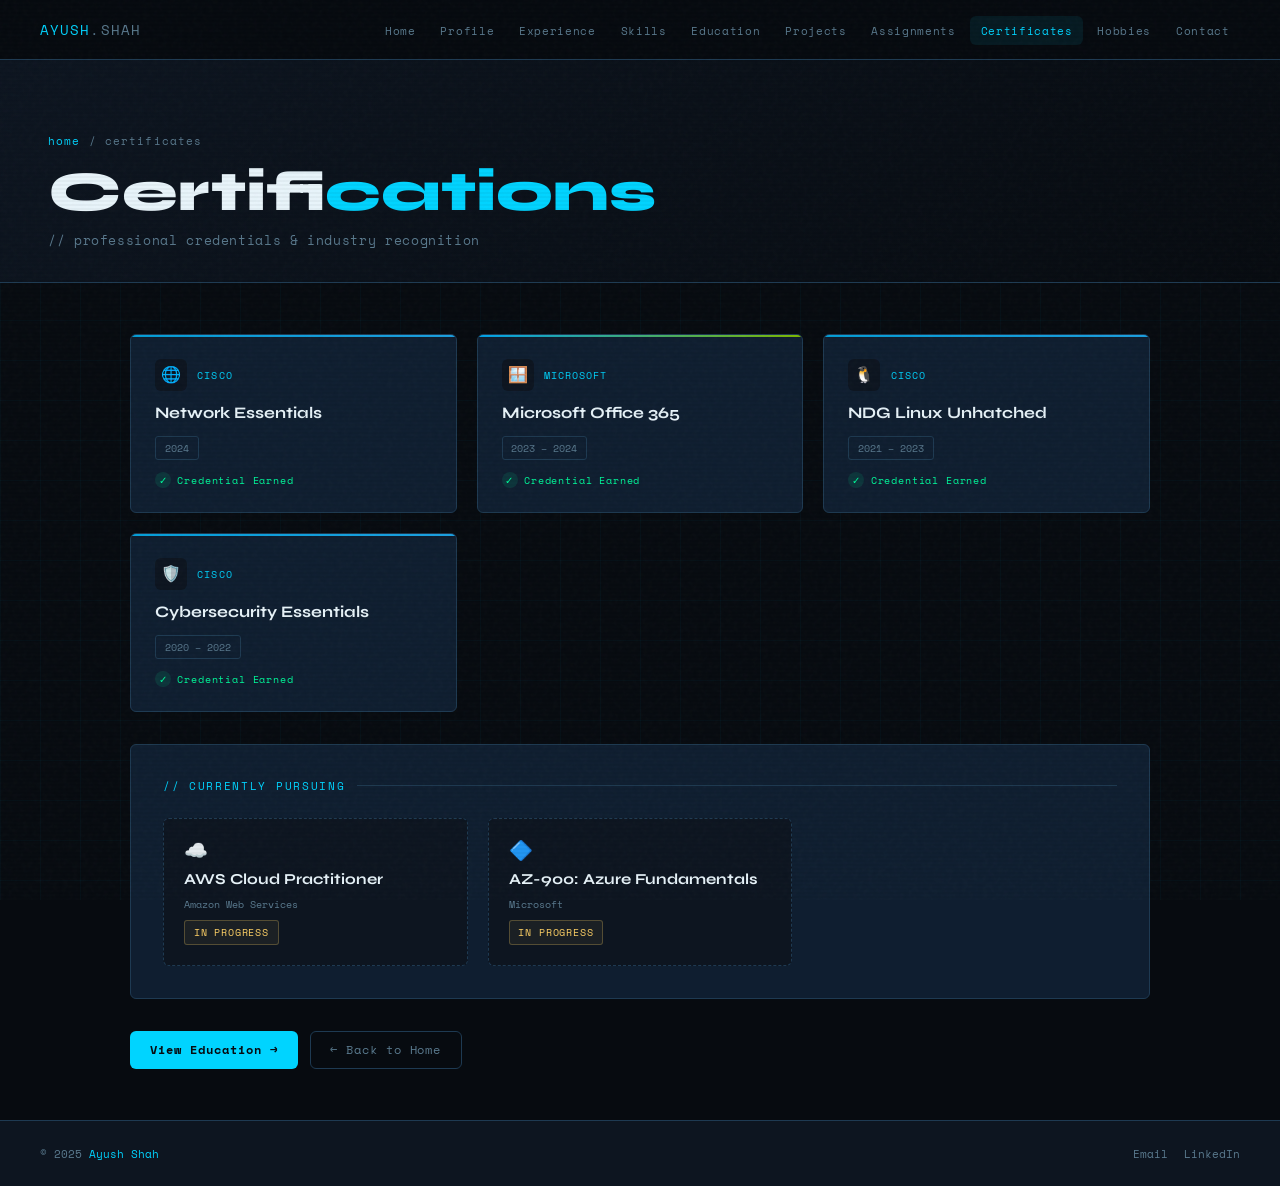
<file: certificates.html>
<!DOCTYPE html>
<html lang="en">
<head>
  <meta charset="UTF-8">
  <meta name="viewport" content="width=device-width, initial-scale=1.0">
  <title>Certificates — Ayush Shah</title>
  <link rel="icon" href="profile1.jpg" type="image/jpg">
  <link rel="stylesheet" href="style.css">
  <style>
    .cert-grid {
      display: grid;
      grid-template-columns: repeat(auto-fill, minmax(280px, 1fr));
      gap: 1.25rem;
    }
    .cert-card {
      background: var(--panel);
      border: 1px solid var(--border);
      border-radius: var(--radius);
      padding: 1.5rem;
      position: relative; overflow: hidden;
      transition: all var(--transition);
      display: flex; flex-direction: column; gap: 0.75rem;
    }
    .cert-card::before {
      content: '';
      position: absolute; top: 0; left: 0; right: 0; height: 2px;
    }
    .cert-cisco::before  { background: linear-gradient(90deg, #049fd9, #1ba0e1); }
    .cert-ms::before     { background: linear-gradient(90deg, #00a4ef, #7fba00); }
    .cert-other::before  { background: linear-gradient(90deg, var(--accent), var(--green)); }

    .cert-card:hover {
      border-color: var(--accent2);
      transform: translateY(-3px);
      box-shadow: 0 12px 30px rgba(0,212,255,0.08);
    }

    .cert-issuer-row {
      display: flex; align-items: center; gap: 0.65rem;
    }
    .cert-issuer-logo {
      width: 32px; height: 32px;
      background: var(--bg2);
      border-radius: 6px;
      display: flex; align-items: center; justify-content: center;
      font-size: 1rem;
      flex-shrink: 0;
    }
    .cert-issuer-name {
      font-family: var(--mono);
      font-size: 0.65rem;
      color: var(--accent);
      letter-spacing: 0.1em;
      text-transform: uppercase;
    }

    .cert-name {
      font-family: var(--sans);
      font-size: 1rem;
      font-weight: 700;
      color: var(--text-bright);
      line-height: 1.3;
    }

    .cert-year {
      font-family: var(--mono);
      font-size: 0.65rem;
      color: var(--text-dim);
      border: 1px solid var(--border);
      padding: 0.2rem 0.55rem;
      border-radius: 3px;
      align-self: flex-start;
    }

    .cert-badge {
      margin-top: auto;
      display: inline-flex; align-items: center; gap: 0.4rem;
      font-family: var(--mono);
      font-size: 0.65rem;
      color: var(--green);
      letter-spacing: 0.08em;
    }
    .cert-badge::before {
      content: '✓';
      width: 16px; height: 16px;
      background: rgba(0,255,157,0.1);
      border-radius: 50%;
      display: inline-flex; align-items: center; justify-content: center;
      font-size: 0.6rem;
    }
  </style>
</head>
<body>
  <div class="grid-bg"></div>
  <nav>
    <a href="index.html" class="nav-brand">AYUSH<span>.SHAH</span></a>
    <button class="nav-toggle" id="navToggle" aria-label="Menu">
      <span></span><span></span><span></span>
    </button>
    <ul class="nav-links" id="navLinks">
      <li><a href="index.html">Home</a></li>
      <li><a href="profile.html">Profile</a></li>
      <li><a href="experience.html">Experience</a></li>
      <li><a href="skills.html">Skills</a></li>
      <li><a href="education.html">Education</a></li>
      <li><a href="projects.html">Projects</a></li>
      <li><a href="assignments.html">Assignments</a></li>
      <li><a href="certificates.html">Certificates</a></li>
      <li><a href="hobbies.html">Hobbies</a></li>
      <li><a href="contact.html">Contact</a></li>
    </ul>
  </nav>
  <div class="nav-overlay" id="navOverlay"></div>

  <div class="page-wrapper">
    <div class="page-header">
      <p class="breadcrumb"><a href="index.html">home</a> / certificates</p>
      <h1>Certifi<span class="accent">cations</span></h1>
      <p>// professional credentials &amp; industry recognition</p>
    </div>

    <div class="content">
      <div class="cert-grid">

        <div class="cert-card cert-cisco animate-up">
          <div class="cert-issuer-row">
            <div class="cert-issuer-logo">🌐</div>
            <div class="cert-issuer-name">Cisco</div>
          </div>
          <div class="cert-name">Network Essentials</div>
          <span class="cert-year">2024</span>
          <div class="cert-badge">Credential Earned</div>
        </div>

        <div class="cert-card cert-ms animate-up-d1">
          <div class="cert-issuer-row">
            <div class="cert-issuer-logo">🪟</div>
            <div class="cert-issuer-name">Microsoft</div>
          </div>
          <div class="cert-name">Microsoft Office 365</div>
          <span class="cert-year">2023 – 2024</span>
          <div class="cert-badge">Credential Earned</div>
        </div>

        <div class="cert-card cert-cisco animate-up-d2">
          <div class="cert-issuer-row">
            <div class="cert-issuer-logo">🐧</div>
            <div class="cert-issuer-name">Cisco</div>
          </div>
          <div class="cert-name">NDG Linux Unhatched</div>
          <span class="cert-year">2021 – 2023</span>
          <div class="cert-badge">Credential Earned</div>
        </div>

        <div class="cert-card cert-cisco animate-up-d3">
          <div class="cert-issuer-row">
            <div class="cert-issuer-logo">🛡️</div>
            <div class="cert-issuer-name">Cisco</div>
          </div>
          <div class="cert-name">Cybersecurity Essentials</div>
          <span class="cert-year">2020 – 2022</span>
          <div class="cert-badge">Credential Earned</div>
        </div>

      </div>

      <!-- Pursuing section -->
      <div class="card animate-up-d4" style="margin-top:2rem;">
        <p class="section-title">// currently pursuing</p>
        <div class="cert-grid">
          <div style="background:var(--bg2);border:1px dashed var(--border);border-radius:var(--radius);padding:1.25rem;display:flex;flex-direction:column;gap:0.5rem;">
            <div style="font-size:1.2rem;">☁️</div>
            <div style="font-family:var(--sans);font-size:0.95rem;font-weight:700;color:var(--text-bright);">AWS Cloud Practitioner</div>
            <div style="font-family:var(--mono);font-size:0.65rem;color:var(--text-dim);">Amazon Web Services</div>
            <span class="tag yellow" style="align-self:flex-start;">In Progress</span>
          </div>
          <div style="background:var(--bg2);border:1px dashed var(--border);border-radius:var(--radius);padding:1.25rem;display:flex;flex-direction:column;gap:0.5rem;">
            <div style="font-size:1.2rem;">🔷</div>
            <div style="font-family:var(--sans);font-size:0.95rem;font-weight:700;color:var(--text-bright);">AZ-900: Azure Fundamentals</div>
            <div style="font-family:var(--mono);font-size:0.65rem;color:var(--text-dim);">Microsoft</div>
            <span class="tag yellow" style="align-self:flex-start;">In Progress</span>
          </div>
        </div>
      </div>

      <div style="display:flex;gap:0.75rem;flex-wrap:wrap;margin-top:2rem;">
        <a href="education.html" class="btn btn-primary">View Education →</a>
        <a href="index.html" class="btn btn-outline">← Back to Home</a>
      </div>
    </div>
  </div>

  <footer>
    <div class="footer-left">© 2025 <a href="index.html">Ayush Shah</a></div>
    <div class="footer-links">
      <a href="mailto:ayush28shah@gmail.com">Email</a>
      <a href="https://www.linkedin.com/in/beayushman" target="_blank">LinkedIn</a>
    </div>
  </footer>
  <script src="script.js"></script>
</body>
</html>
</file>
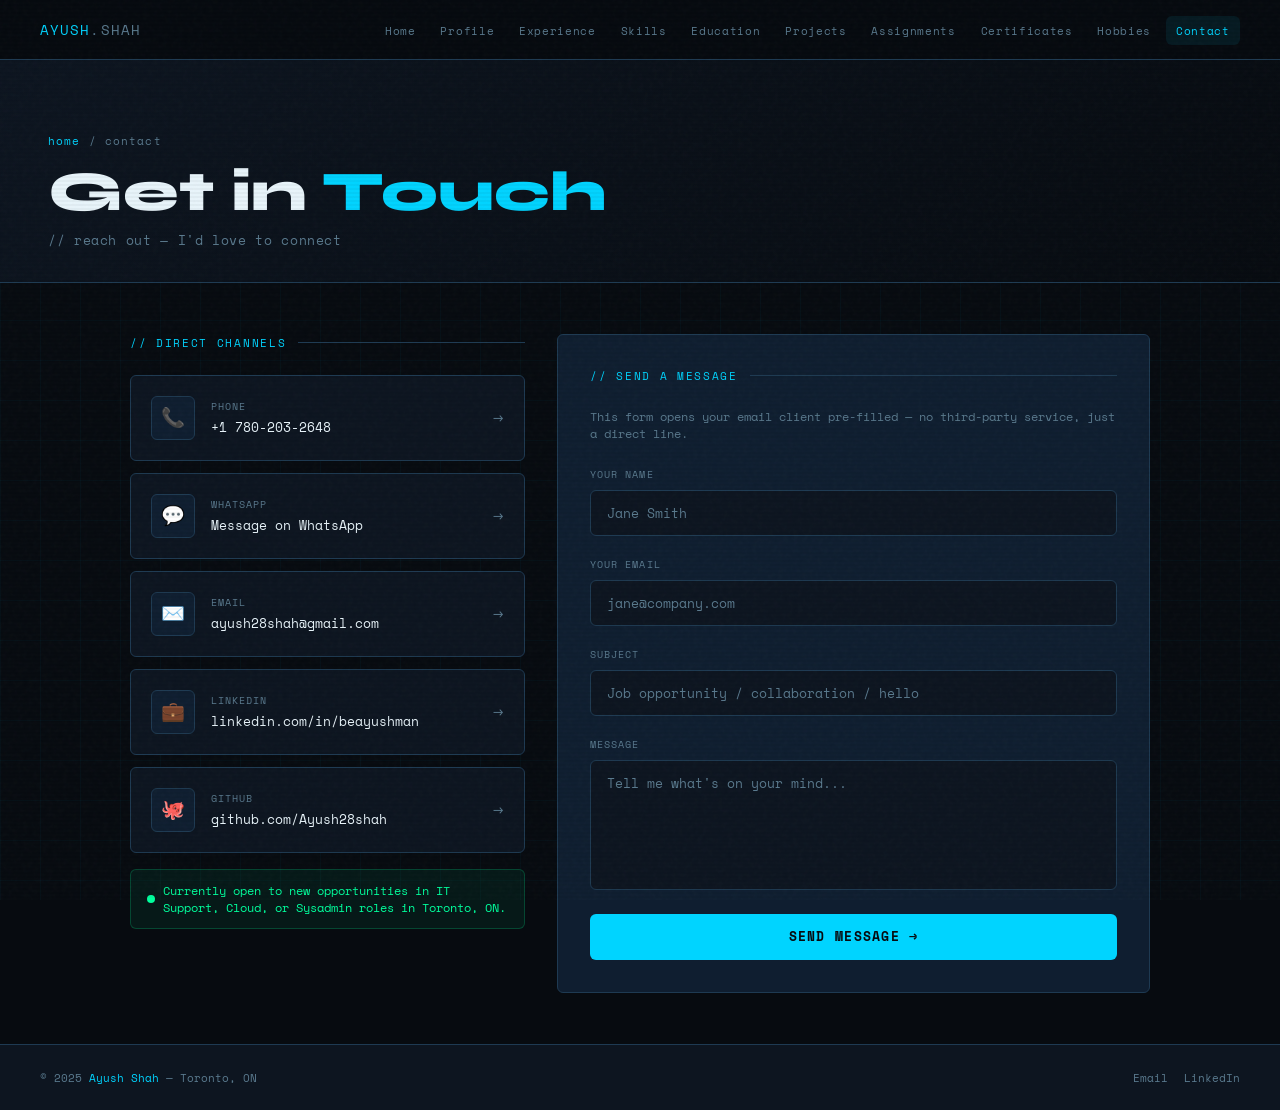
<file: contact.html>
<!DOCTYPE html>
<html lang="en">
<head>
  <meta charset="UTF-8">
  <meta name="viewport" content="width=device-width, initial-scale=1.0">
  <title>Contact — Ayush Shah</title>
  <link rel="icon" href="profile1.jpg" type="image/jpg">
  <link rel="stylesheet" href="style.css">
  <style>
    .contact-layout {
      display: grid;
      grid-template-columns: 1fr 1.5fr;
      gap: 2rem;
      align-items: start;
    }
    @media (max-width: 768px) { .contact-layout { grid-template-columns: 1fr; } }

    .contact-method {
      display: flex; align-items: center; gap: 1rem;
      background: var(--bg2);
      border: 1px solid var(--border);
      border-radius: var(--radius);
      padding: 1.25rem;
      text-decoration: none;
      transition: all var(--transition);
      margin-bottom: 0.75rem;
    }
    .contact-method:hover {
      border-color: var(--accent);
      background: rgba(0,212,255,0.04);
      transform: translateX(4px);
    }
    .contact-icon {
      width: 44px; height: 44px;
      background: var(--panel);
      border: 1px solid var(--border);
      border-radius: var(--radius);
      display: flex; align-items: center; justify-content: center;
      font-size: 1.2rem;
      flex-shrink: 0;
      transition: border-color var(--transition);
    }
    .contact-method:hover .contact-icon { border-color: var(--accent); }
    .contact-label {
      font-family: var(--mono);
      font-size: 0.65rem;
      color: var(--text-dim);
      text-transform: uppercase;
      letter-spacing: 0.1em;
      margin-bottom: 0.2rem;
    }
    .contact-value {
      font-family: var(--mono);
      font-size: 0.82rem;
      color: var(--text-bright);
    }
    .contact-arrow {
      margin-left: auto;
      color: var(--text-dim);
      font-size: 0.8rem;
      transition: all var(--transition);
    }
    .contact-method:hover .contact-arrow {
      color: var(--accent);
      transform: translateX(4px);
    }

    /* Form */
    .form-group { margin-bottom: 1.25rem; }
    .form-label {
      display: block;
      font-family: var(--mono);
      font-size: 0.65rem;
      color: var(--text-dim);
      letter-spacing: 0.1em;
      text-transform: uppercase;
      margin-bottom: 0.5rem;
    }
    .form-input, .form-textarea {
      width: 100%;
      background: var(--bg2);
      border: 1px solid var(--border);
      border-radius: var(--radius);
      padding: 0.75rem 1rem;
      font-family: var(--mono);
      font-size: 0.82rem;
      color: var(--text-bright);
      transition: border-color var(--transition), box-shadow var(--transition);
      outline: none;
      resize: none;
    }
    .form-input::placeholder, .form-textarea::placeholder { color: var(--text-dim); }
    .form-input:focus, .form-textarea:focus {
      border-color: var(--accent);
      box-shadow: 0 0 0 3px rgba(0,212,255,0.1);
    }
    .form-textarea { height: 130px; }

    .form-submit {
      width: 100%;
      background: var(--accent);
      color: var(--bg);
      border: none;
      border-radius: var(--radius);
      padding: 0.85rem;
      font-family: var(--mono);
      font-size: 0.8rem;
      font-weight: 700;
      letter-spacing: 0.1em;
      cursor: pointer;
      transition: all var(--transition);
    }
    .form-submit:hover {
      background: #33ddff;
      box-shadow: 0 0 20px rgba(0,212,255,0.3);
    }

    .availability-badge {
      display: flex; align-items: center; gap: 0.5rem;
      background: rgba(0,255,157,0.06);
      border: 1px solid rgba(0,255,157,0.2);
      border-radius: var(--radius);
      padding: 0.75rem 1rem;
      margin-top: 1rem;
    }
    .availability-badge p {
      font-family: var(--mono);
      font-size: 0.72rem;
      color: var(--green);
    }
  </style>
</head>
<body>
  <div class="grid-bg"></div>
  <nav>
    <a href="index.html" class="nav-brand">AYUSH<span>.SHAH</span></a>
    <button class="nav-toggle" id="navToggle" aria-label="Menu">
      <span></span><span></span><span></span>
    </button>
    <ul class="nav-links" id="navLinks">
      <li><a href="index.html">Home</a></li>
      <li><a href="profile.html">Profile</a></li>
      <li><a href="experience.html">Experience</a></li>
      <li><a href="skills.html">Skills</a></li>
      <li><a href="education.html">Education</a></li>
      <li><a href="projects.html">Projects</a></li>
      <li><a href="assignments.html">Assignments</a></li>
      <li><a href="certificates.html">Certificates</a></li>
      <li><a href="hobbies.html">Hobbies</a></li>
      <li><a href="contact.html">Contact</a></li>
    </ul>
  </nav>
  <div class="nav-overlay" id="navOverlay"></div>

  <div class="page-wrapper">
    <div class="page-header">
      <p class="breadcrumb"><a href="index.html">home</a> / contact</p>
      <h1>Get in <span class="accent">Touch</span></h1>
      <p>// reach out — I'd love to connect</p>
    </div>

    <div class="content">
      <div class="contact-layout">

        <!-- Left: Contact methods -->
        <div class="animate-up">
          <p class="section-title">// direct channels</p>

          <a href="tel:+17802032648" class="contact-method">
            <div class="contact-icon">📞</div>
            <div>
              <div class="contact-label">Phone</div>
              <div class="contact-value">+1 780-203-2648</div>
            </div>
            <div class="contact-arrow">→</div>
          </a>

          <a href="https://wa.me/17802032648" target="_blank" class="contact-method">
            <div class="contact-icon">💬</div>
            <div>
              <div class="contact-label">WhatsApp</div>
              <div class="contact-value">Message on WhatsApp</div>
            </div>
            <div class="contact-arrow">→</div>
          </a>

          <a href="mailto:ayush28shah@gmail.com" class="contact-method">
            <div class="contact-icon">✉️</div>
            <div>
              <div class="contact-label">Email</div>
              <div class="contact-value">ayush28shah@gmail.com</div>
            </div>
            <div class="contact-arrow">→</div>
          </a>

          <a href="https://www.linkedin.com/in/beayushman" target="_blank" class="contact-method">
            <div class="contact-icon">💼</div>
            <div>
              <div class="contact-label">LinkedIn</div>
              <div class="contact-value">linkedin.com/in/beayushman</div>
            </div>
            <div class="contact-arrow">→</div>
          </a>

          <a href="https://github.com/Ayush28shah" target="_blank" class="contact-method">
            <div class="contact-icon">🐙</div>
            <div>
              <div class="contact-label">GitHub</div>
              <div class="contact-value">github.com/Ayush28shah</div>
            </div>
            <div class="contact-arrow">→</div>
          </a>

          <div class="availability-badge">
            <span style="width:8px;height:8px;background:var(--green);border-radius:50%;flex-shrink:0;animation:pulse-glow 2s infinite;"></span>
            <p>Currently open to new opportunities in IT Support, Cloud, or Sysadmin roles in Toronto, ON.</p>
          </div>
        </div>

        <!-- Right: Message form -->
        <div class="card animate-up-d2">
          <p class="section-title">// send a message</p>
          <p style="font-family:var(--mono);font-size:0.72rem;color:var(--text-dim);margin-bottom:1.5rem;">
            This form opens your email client pre-filled — no third-party service, just a direct line.
          </p>
          <div class="form-group">
            <label class="form-label" for="name">Your Name</label>
            <input type="text" id="name" class="form-input" placeholder="Jane Smith">
          </div>
          <div class="form-group">
            <label class="form-label" for="email">Your Email</label>
            <input type="email" id="email" class="form-input" placeholder="jane@company.com">
          </div>
          <div class="form-group">
            <label class="form-label" for="subject">Subject</label>
            <input type="text" id="subject" class="form-input" placeholder="Job opportunity / collaboration / hello">
          </div>
          <div class="form-group">
            <label class="form-label" for="message">Message</label>
            <textarea id="message" class="form-textarea" placeholder="Tell me what's on your mind..."></textarea>
          </div>
          <button class="form-submit" onclick="sendEmail()">SEND MESSAGE →</button>
        </div>

      </div>
    </div>
  </div>

  <footer>
    <div class="footer-left">© 2025 <a href="index.html">Ayush Shah</a> — Toronto, ON</div>
    <div class="footer-links">
      <a href="mailto:ayush28shah@gmail.com">Email</a>
      <a href="https://www.linkedin.com/in/beayushman" target="_blank">LinkedIn</a>
    </div>
  </footer>

  <script src="script.js"></script>
  <script>
    function sendEmail() {
      const name = document.getElementById('name').value.trim();
      const email = document.getElementById('email').value.trim();
      const subject = document.getElementById('subject').value.trim() || 'Portfolio Inquiry';
      const message = document.getElementById('message').value.trim();
      if (!message) { alert('Please write a message first!'); return; }
      const body = `Hi Ayush,\n\n${message}\n\n---\nFrom: ${name || 'A visitor'}\nReply-to: ${email || ''}`;
      window.location.href = `mailto:ayush28shah@gmail.com?subject=${encodeURIComponent(subject)}&body=${encodeURIComponent(body)}`;
    }
  </script>
</body>
</html>
</file>
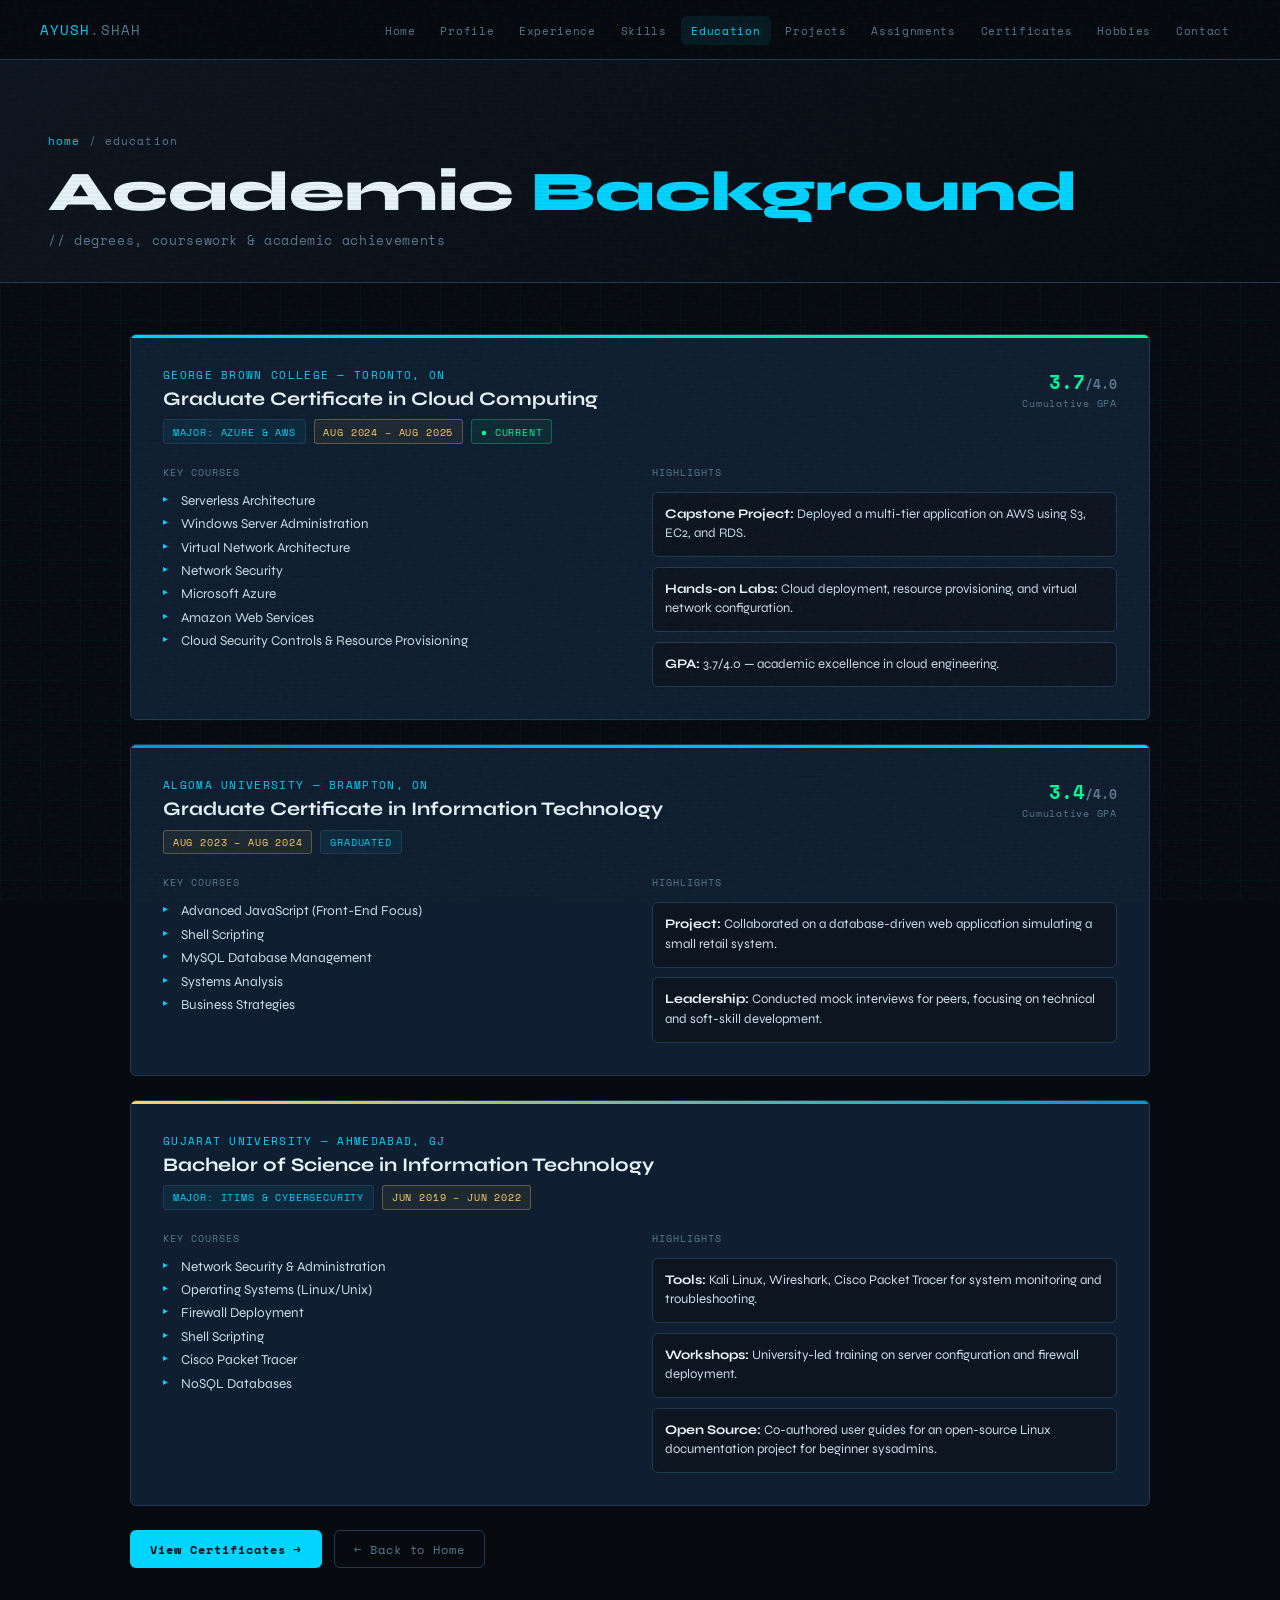
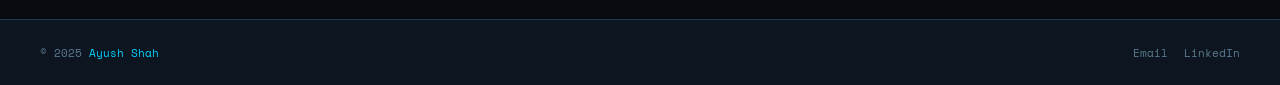
<file: education.html>
<!DOCTYPE html>
<html lang="en">
<head>
  <meta charset="UTF-8">
  <meta name="viewport" content="width=device-width, initial-scale=1.0">
  <title>Education — Ayush Shah</title>
  <link rel="icon" href="profile1.jpg" type="image/jpg">
  <link rel="stylesheet" href="style.css">
  <style>
    .edu-card {
      background: var(--panel);
      border: 1px solid var(--border);
      border-radius: var(--radius);
      padding: clamp(1.5rem, 3vw, 2rem);
      margin-bottom: 1.5rem;
      position: relative; overflow: hidden;
      transition: all var(--transition);
    }
    .edu-card:hover { border-color: var(--accent2); box-shadow: 0 8px 30px rgba(0,212,255,0.08); }

    .edu-top-bar {
      position: absolute; top: 0; left: 0; right: 0; height: 3px;
    }
    .bar-1 { background: linear-gradient(90deg, var(--accent), var(--green)); }
    .bar-2 { background: linear-gradient(90deg, var(--accent2), var(--accent)); }
    .bar-3 { background: linear-gradient(90deg, var(--yellow), var(--accent2)); }

    .edu-header {
      display: flex; justify-content: space-between; align-items: flex-start;
      flex-wrap: wrap; gap: 1rem;
      margin-bottom: 1.25rem;
    }
    .edu-school {
      font-family: var(--mono);
      font-size: 0.68rem;
      color: var(--accent);
      letter-spacing: 0.12em;
      text-transform: uppercase;
      margin-bottom: 0.25rem;
    }
    .edu-degree {
      font-family: var(--sans);
      font-size: clamp(1rem, 2.5vw, 1.2rem);
      font-weight: 700;
      color: var(--text-bright);
    }
    .edu-meta {
      display: flex; flex-wrap: wrap; gap: 0.5rem; align-items: center;
    }
    .edu-gpa {
      font-family: var(--mono);
      font-size: 1.2rem;
      font-weight: 700;
      color: var(--green);
    }
    .edu-gpa-label {
      font-family: var(--mono);
      font-size: 0.6rem;
      color: var(--text-dim);
      letter-spacing: 0.08em;
    }

    .edu-body {
      display: grid;
      grid-template-columns: 1fr 1fr;
      gap: 1.5rem;
    }
    @media (max-width: 600px) { .edu-body { grid-template-columns: 1fr; } }

    .edu-courses-title {
      font-family: var(--mono);
      font-size: 0.65rem;
      color: var(--text-dim);
      text-transform: uppercase;
      letter-spacing: 0.1em;
      margin-bottom: 0.75rem;
    }
    .course-list { list-style: none; display: flex; flex-direction: column; gap: 0.4rem; }
    .course-list li {
      font-size: 0.85rem;
      color: var(--text);
      padding-left: 1.1rem;
      position: relative;
    }
    .course-list li::before {
      content: '▸';
      position: absolute; left: 0;
      color: var(--accent); font-size: 0.65rem;
    }

    .edu-highlights { display: flex; flex-direction: column; gap: 0.6rem; }
    .edu-highlight-item {
      background: var(--bg2);
      border: 1px solid var(--border);
      border-radius: var(--radius);
      padding: 0.75rem;
      font-size: 0.82rem;
      color: var(--text);
      line-height: 1.5;
    }
    .edu-highlight-item strong { color: var(--text-bright); }
  </style>
</head>
<body>
  <div class="grid-bg"></div>
  <nav>
    <a href="index.html" class="nav-brand">AYUSH<span>.SHAH</span></a>
    <button class="nav-toggle" id="navToggle" aria-label="Menu">
      <span></span><span></span><span></span>
    </button>
    <ul class="nav-links" id="navLinks">
      <li><a href="index.html">Home</a></li>
      <li><a href="profile.html">Profile</a></li>
      <li><a href="experience.html">Experience</a></li>
      <li><a href="skills.html">Skills</a></li>
      <li><a href="education.html">Education</a></li>
      <li><a href="projects.html">Projects</a></li>
      <li><a href="assignments.html">Assignments</a></li>
      <li><a href="certificates.html">Certificates</a></li>
      <li><a href="hobbies.html">Hobbies</a></li>
      <li><a href="contact.html">Contact</a></li>
    </ul>
  </nav>
  <div class="nav-overlay" id="navOverlay"></div>

  <div class="page-wrapper">
    <div class="page-header">
      <p class="breadcrumb"><a href="index.html">home</a> / education</p>
      <h1>Academic <span class="accent">Background</span></h1>
      <p>// degrees, coursework &amp; academic achievements</p>
    </div>

    <div class="content">

      <!-- George Brown -->
      <div class="edu-card animate-up">
        <div class="edu-top-bar bar-1"></div>
        <div class="edu-header">
          <div>
            <div class="edu-school">George Brown College — Toronto, ON</div>
            <div class="edu-degree">Graduate Certificate in Cloud Computing</div>
            <div style="display:flex;gap:0.5rem;flex-wrap:wrap;margin-top:0.6rem;">
              <span class="tag">Major: Azure &amp; AWS</span>
              <span class="tag" style="color:var(--yellow);border-color:rgba(255,209,102,0.3);background:rgba(255,209,102,0.06)">Aug 2024 – Aug 2025</span>
              <span class="tag" style="color:var(--green);border-color:rgba(0,255,157,0.3);background:rgba(0,255,157,0.06)">● Current</span>
            </div>
          </div>
          <div style="text-align:right;">
            <div class="edu-gpa">3.7<span style="font-size:0.8rem;color:var(--text-dim)">/4.0</span></div>
            <div class="edu-gpa-label">Cumulative GPA</div>
          </div>
        </div>
        <div class="edu-body">
          <div>
            <div class="edu-courses-title">Key Courses</div>
            <ul class="course-list">
              <li>Serverless Architecture</li>
              <li>Windows Server Administration</li>
              <li>Virtual Network Architecture</li>
              <li>Network Security</li>
              <li>Microsoft Azure</li>
              <li>Amazon Web Services</li>
              <li>Cloud Security Controls &amp; Resource Provisioning</li>
            </ul>
          </div>
          <div>
            <div class="edu-courses-title">Highlights</div>
            <div class="edu-highlights">
              <div class="edu-highlight-item"><strong>Capstone Project:</strong> Deployed a multi-tier application on AWS using S3, EC2, and RDS.</div>
              <div class="edu-highlight-item"><strong>Hands-on Labs:</strong> Cloud deployment, resource provisioning, and virtual network configuration.</div>
              <div class="edu-highlight-item"><strong>GPA:</strong> 3.7/4.0 — academic excellence in cloud engineering.</div>
            </div>
          </div>
        </div>
      </div>

      <!-- Algoma University -->
      <div class="edu-card animate-up-d1">
        <div class="edu-top-bar bar-2"></div>
        <div class="edu-header">
          <div>
            <div class="edu-school">Algoma University — Brampton, ON</div>
            <div class="edu-degree">Graduate Certificate in Information Technology</div>
            <div style="display:flex;gap:0.5rem;flex-wrap:wrap;margin-top:0.6rem;">
              <span class="tag" style="color:var(--yellow);border-color:rgba(255,209,102,0.3);background:rgba(255,209,102,0.06)">Aug 2023 – Aug 2024</span>
              <span class="tag">Graduated</span>
            </div>
          </div>
          <div style="text-align:right;">
            <div class="edu-gpa">3.4<span style="font-size:0.8rem;color:var(--text-dim)">/4.0</span></div>
            <div class="edu-gpa-label">Cumulative GPA</div>
          </div>
        </div>
        <div class="edu-body">
          <div>
            <div class="edu-courses-title">Key Courses</div>
            <ul class="course-list">
              <li>Advanced JavaScript (Front-End Focus)</li>
              <li>Shell Scripting</li>
              <li>MySQL Database Management</li>
              <li>Systems Analysis</li>
              <li>Business Strategies</li>
            </ul>
          </div>
          <div>
            <div class="edu-courses-title">Highlights</div>
            <div class="edu-highlights">
              <div class="edu-highlight-item"><strong>Project:</strong> Collaborated on a database-driven web application simulating a small retail system.</div>
              <div class="edu-highlight-item"><strong>Leadership:</strong> Conducted mock interviews for peers, focusing on technical and soft-skill development.</div>
            </div>
          </div>
        </div>
      </div>

      <!-- Gujarat University -->
      <div class="edu-card animate-up-d2">
        <div class="edu-top-bar bar-3"></div>
        <div class="edu-header">
          <div>
            <div class="edu-school">Gujarat University — Ahmedabad, GJ</div>
            <div class="edu-degree">Bachelor of Science in Information Technology</div>
            <div style="display:flex;gap:0.5rem;flex-wrap:wrap;margin-top:0.6rem;">
              <span class="tag">Major: ITIMS &amp; Cybersecurity</span>
              <span class="tag" style="color:var(--yellow);border-color:rgba(255,209,102,0.3);background:rgba(255,209,102,0.06)">Jun 2019 – Jun 2022</span>
            </div>
          </div>
        </div>
        <div class="edu-body">
          <div>
            <div class="edu-courses-title">Key Courses</div>
            <ul class="course-list">
              <li>Network Security &amp; Administration</li>
              <li>Operating Systems (Linux/Unix)</li>
              <li>Firewall Deployment</li>
              <li>Shell Scripting</li>
              <li>Cisco Packet Tracer</li>
              <li>NoSQL Databases</li>
            </ul>
          </div>
          <div>
            <div class="edu-courses-title">Highlights</div>
            <div class="edu-highlights">
              <div class="edu-highlight-item"><strong>Tools:</strong> Kali Linux, Wireshark, Cisco Packet Tracer for system monitoring and troubleshooting.</div>
              <div class="edu-highlight-item"><strong>Workshops:</strong> University-led training on server configuration and firewall deployment.</div>
              <div class="edu-highlight-item"><strong>Open Source:</strong> Co-authored user guides for an open-source Linux documentation project for beginner sysadmins.</div>
            </div>
          </div>
        </div>
      </div>

      <div style="display:flex;gap:0.75rem;flex-wrap:wrap;margin-top:0.5rem;">
        <a href="certificates.html" class="btn btn-primary">View Certificates →</a>
        <a href="index.html" class="btn btn-outline">← Back to Home</a>
      </div>
    </div>
  </div>

  <footer>
    <div class="footer-left">© 2025 <a href="index.html">Ayush Shah</a></div>
    <div class="footer-links">
      <a href="mailto:ayush28shah@gmail.com">Email</a>
      <a href="https://www.linkedin.com/in/beayushman" target="_blank">LinkedIn</a>
    </div>
  </footer>
  <script src="script.js"></script>
</body>
</html>
</file>
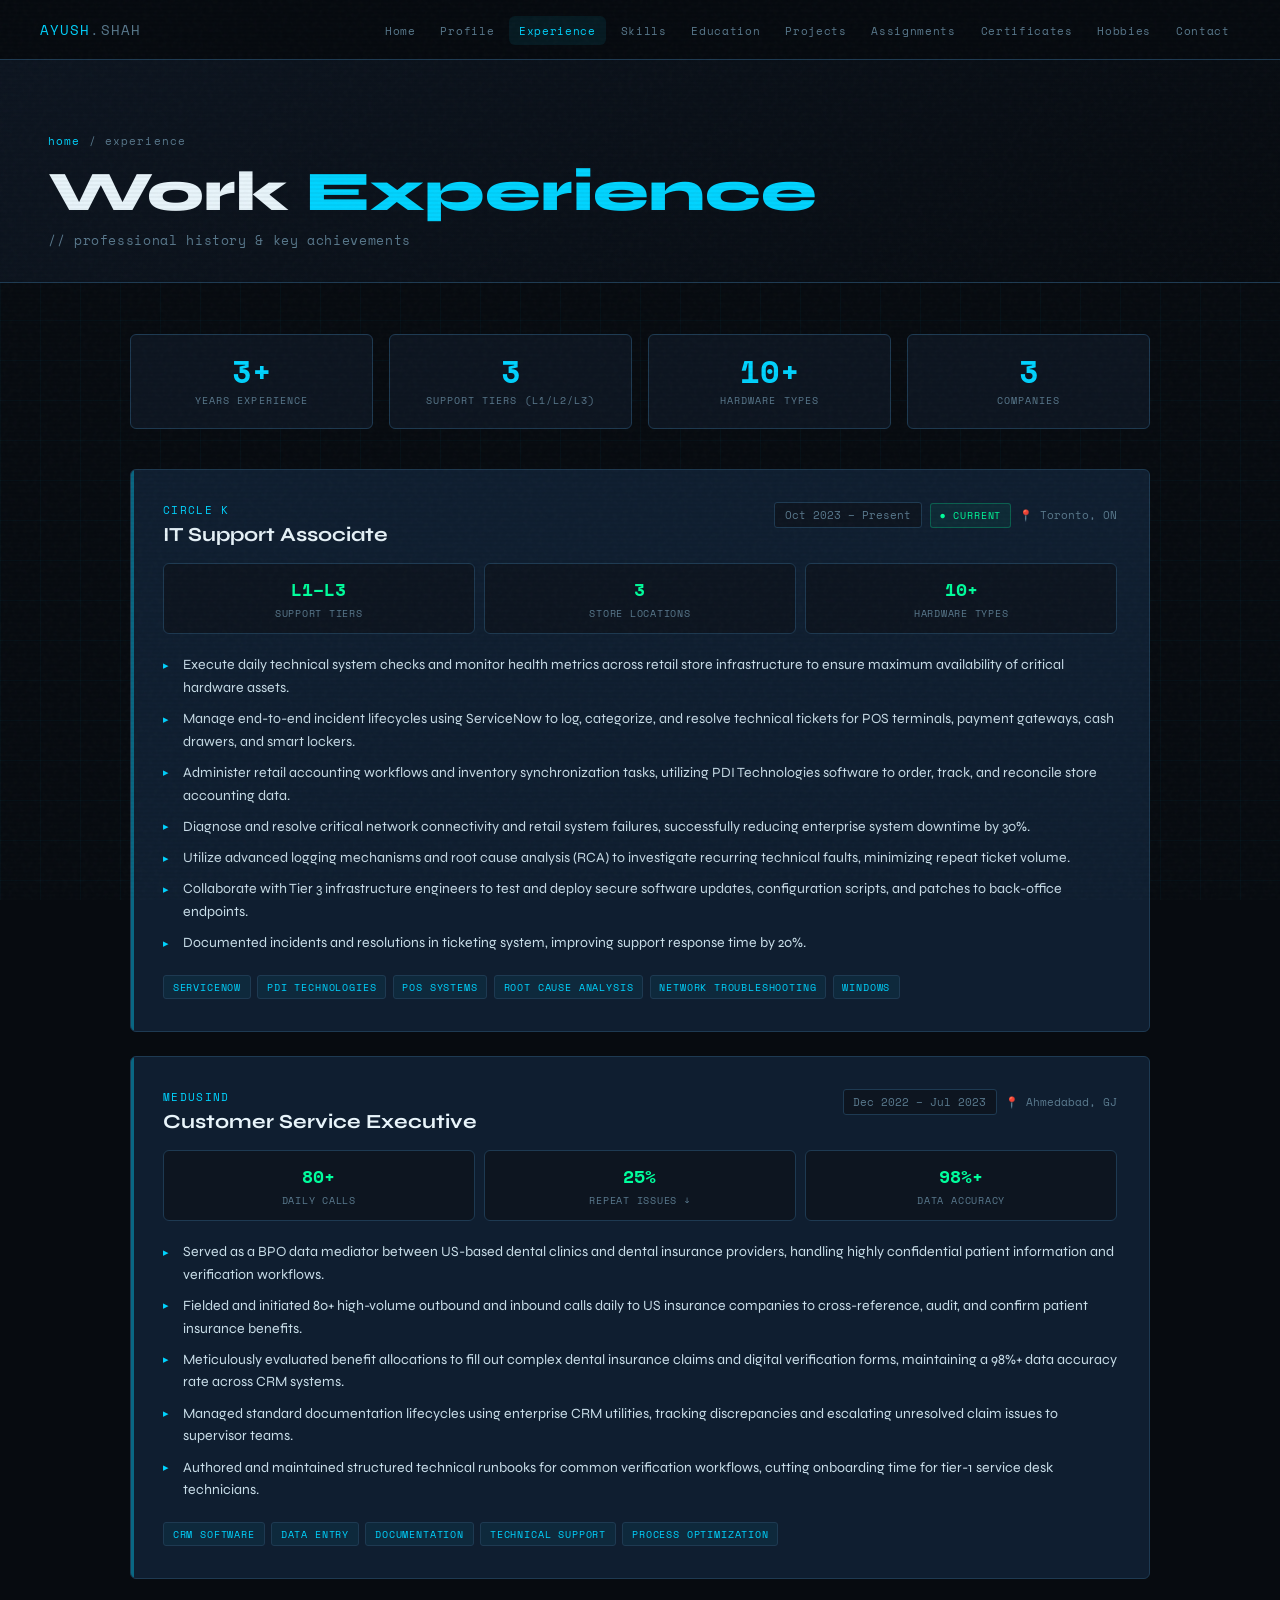
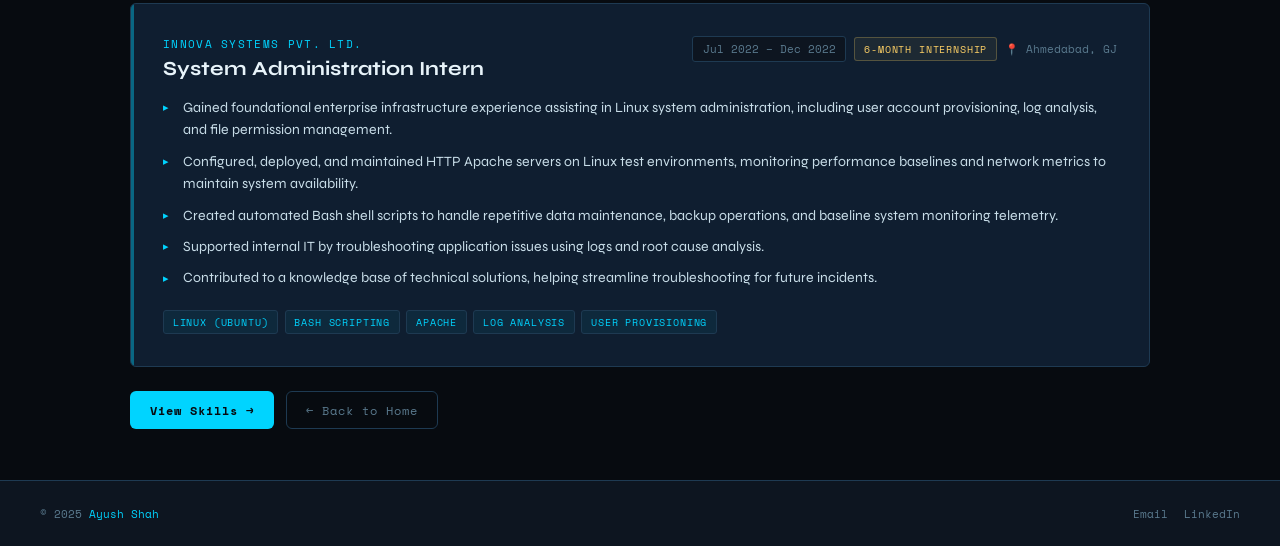
<file: experience.html>
<!DOCTYPE html>
<html lang="en">
<head>
  <meta charset="UTF-8">
  <meta name="viewport" content="width=device-width, initial-scale=1.0">
  <title>Experience — Ayush Shah</title>
  <link rel="icon" href="profile1.jpg" type="image/jpg">
  <link rel="stylesheet" href="style.css">
  <style>
    .exp-card {
      background: var(--panel);
      border: 1px solid var(--border);
      border-radius: var(--radius);
      padding: clamp(1.5rem, 3vw, 2rem);
      position: relative; overflow: hidden;
      margin-bottom: 1.5rem;
      transition: all var(--transition);
    }
    .exp-card::before {
      content: '';
      position: absolute; left: 0; top: 0; bottom: 0;
      width: 3px;
      background: var(--accent);
      opacity: 0.4;
      transition: opacity var(--transition);
    }
    .exp-card:hover { border-color: var(--accent2); box-shadow: 0 8px 30px rgba(0,212,255,0.08); }
    .exp-card:hover::before { opacity: 1; }

    .exp-header {
      display: flex; justify-content: space-between; align-items: flex-start;
      flex-wrap: wrap; gap: 0.75rem;
      margin-bottom: 1rem;
    }
    .exp-company {
      font-family: var(--mono);
      font-size: 0.68rem;
      color: var(--accent);
      letter-spacing: 0.12em;
      text-transform: uppercase;
      margin-bottom: 0.25rem;
    }
    .exp-title {
      font-family: var(--sans);
      font-size: clamp(1rem, 2.5vw, 1.25rem);
      font-weight: 700;
      color: var(--text-bright);
    }
    .exp-meta {
      display: flex; flex-wrap: wrap; gap: 0.5rem;
      align-items: center;
    }
    .exp-period {
      font-family: var(--mono);
      font-size: 0.68rem;
      color: var(--text-dim);
      background: var(--bg2);
      border: 1px solid var(--border);
      padding: 0.25rem 0.6rem;
      border-radius: 3px;
    }
    .exp-location {
      font-family: var(--mono);
      font-size: 0.68rem;
      color: var(--text-dim);
    }

    .exp-highlights {
      display: grid;
      grid-template-columns: repeat(auto-fit, minmax(140px, 1fr));
      gap: 0.6rem;
      margin-bottom: 1.25rem;
    }
    .highlight-metric {
      background: var(--bg2);
      border: 1px solid var(--border);
      border-radius: var(--radius);
      padding: 0.75rem;
      text-align: center;
    }
    .highlight-metric .num {
      font-family: var(--mono);
      font-size: 1.1rem;
      font-weight: 700;
      color: var(--green);
      display: block;
    }
    .highlight-metric .lbl {
      font-family: var(--mono);
      font-size: 0.6rem;
      color: var(--text-dim);
      text-transform: uppercase;
      letter-spacing: 0.08em;
    }

    .exp-duties { list-style: none; display: flex; flex-direction: column; gap: 0.55rem; }
    .exp-duties li {
      font-size: 0.88rem;
      color: var(--text);
      padding-left: 1.25rem;
      position: relative;
      line-height: 1.6;
    }
    .exp-duties li::before {
      content: '▸';
      position: absolute; left: 0;
      color: var(--accent); font-size: 0.7rem;
      top: 0.15rem;
    }

    .exp-tech { display: flex; flex-wrap: wrap; gap: 0.4rem; margin-top: 1.25rem; }
  </style>
</head>
<body>
  <div class="grid-bg"></div>
  <nav>
    <a href="index.html" class="nav-brand">AYUSH<span>.SHAH</span></a>
    <button class="nav-toggle" id="navToggle" aria-label="Menu">
      <span></span><span></span><span></span>
    </button>
    <ul class="nav-links" id="navLinks">
      <li><a href="index.html">Home</a></li>
      <li><a href="profile.html">Profile</a></li>
      <li><a href="experience.html">Experience</a></li>
      <li><a href="skills.html">Skills</a></li>
      <li><a href="education.html">Education</a></li>
      <li><a href="projects.html">Projects</a></li>
      <li><a href="assignments.html">Assignments</a></li>
      <li><a href="certificates.html">Certificates</a></li>
      <li><a href="hobbies.html">Hobbies</a></li>
      <li><a href="contact.html">Contact</a></li>
    </ul>
  </nav>
  <div class="nav-overlay" id="navOverlay"></div>

  <div class="page-wrapper">
    <div class="page-header">
      <p class="breadcrumb"><a href="index.html">home</a> / experience</p>
      <h1>Work <span class="accent">Experience</span></h1>
      <p>// professional history &amp; key achievements</p>
    </div>

    <div class="content">
      <!-- Stats row -->
      <div class="grid-4 animate-up" style="margin-bottom:2.5rem;">
        <div class="stat-box">
          <div class="stat-number" data-count="3" data-suffix="+">0+</div>
          <div class="stat-label">Years Experience</div>
        </div>
        <div class="stat-box">
          <div class="stat-number" data-count="3" data-suffix="">0</div>
          <div class="stat-label">Support Tiers (L1/L2/L3)</div>
        </div>
        <div class="stat-box">
          <div class="stat-number" data-count="10" data-suffix="+">0+</div>
          <div class="stat-label">Hardware Types</div>
        </div>
        <div class="stat-box">
          <div class="stat-number" data-count="3" data-suffix="">0</div>
          <div class="stat-label">Companies</div>
        </div>
      </div>

      <!-- Circle K -->
      <div class="exp-card animate-up-d1">
        <div class="exp-header">
          <div>
            <div class="exp-company">Circle K</div>
            <div class="exp-title">IT Support Associate</div>
          </div>
          <div class="exp-meta">
            <span class="exp-period">Oct 2023 – Present</span>
            <span class="tag" style="color:var(--green);border-color:rgba(0,255,157,0.25);background:rgba(0,255,157,0.06)">● Current</span>
            <span class="exp-location">📍 Toronto, ON</span>
          </div>
        </div>

        <div class="exp-highlights">
          <div class="highlight-metric"><span class="num">L1–L3</span><span class="lbl">Support Tiers</span></div>
          <div class="highlight-metric"><span class="num">3</span><span class="lbl">Store Locations</span></div>
          <div class="highlight-metric"><span class="num">10+</span><span class="lbl">Hardware Types</span></div>
        </div>

        <ul class="exp-duties">
          <li>Execute daily technical system checks and monitor health metrics across retail store infrastructure to ensure maximum availability of critical hardware assets.</li>
          <li>Manage end-to-end incident lifecycles using ServiceNow to log, categorize, and resolve technical tickets for POS terminals, payment gateways, cash drawers, and smart lockers.</li>
          <li>Administer retail accounting workflows and inventory synchronization tasks, utilizing PDI Technologies software to order, track, and reconcile store accounting data.</li>
          <li>Diagnose and resolve critical network connectivity and retail system failures, successfully reducing enterprise system downtime by 30%.</li>
          <li>Utilize advanced logging mechanisms and root cause analysis (RCA) to investigate recurring technical faults, minimizing repeat ticket volume.</li>
          <li>Collaborate with Tier 3 infrastructure engineers to test and deploy secure software updates, configuration scripts, and patches to back-office endpoints.</li>
          <li>Documented incidents and resolutions in ticketing system, improving support response time by 20%.</li>
        </ul>
        <div class="exp-tech">
          <span class="tag">ServiceNow</span>
          <span class="tag">PDI Technologies</span>
          <span class="tag">POS Systems</span>
          <span class="tag">Root Cause Analysis</span>
          <span class="tag">Network Troubleshooting</span>
          <span class="tag">Windows</span>
        </div>
      </div>

      <!-- Medusind -->
      <div class="exp-card animate-up-d2">
        <div class="exp-header">
          <div>
            <div class="exp-company">Medusind</div>
            <div class="exp-title">Customer Service Executive</div>
          </div>
          <div class="exp-meta">
            <span class="exp-period">Dec 2022 – Jul 2023</span>
            <span class="exp-location">📍 Ahmedabad, GJ</span>
          </div>
        </div>

        <div class="exp-highlights">
          <div class="highlight-metric"><span class="num">80+</span><span class="lbl">Daily Calls</span></div>
          <div class="highlight-metric"><span class="num">25%</span><span class="lbl">Repeat Issues ↓</span></div>
          <div class="highlight-metric"><span class="num">98%+</span><span class="lbl">Data Accuracy</span></div>
        </div>

        <ul class="exp-duties">
          <li>Served as a BPO data mediator between US-based dental clinics and dental insurance providers, handling highly confidential patient information and verification workflows.</li>
          <li>Fielded and initiated 80+ high-volume outbound and inbound calls daily to US insurance companies to cross-reference, audit, and confirm patient insurance benefits.</li>
          <li>Meticulously evaluated benefit allocations to fill out complex dental insurance claims and digital verification forms, maintaining a 98%+ data accuracy rate across CRM systems.</li>
          <li>Managed standard documentation lifecycles using enterprise CRM utilities, tracking discrepancies and escalating unresolved claim issues to supervisor teams.</li>
          <li>Authored and maintained structured technical runbooks for common verification workflows, cutting onboarding time for tier-1 service desk technicians.</li>
        </ul>
        <div class="exp-tech">
          <span class="tag">CRM Software</span>
          <span class="tag">Data Entry</span>
          <span class="tag">Documentation</span>
          <span class="tag">Technical Support</span>
          <span class="tag">Process Optimization</span>
        </div>
      </div>

      <!-- Innova Systems -->
      <div class="exp-card animate-up-d3">
        <div class="exp-header">
          <div>
            <div class="exp-company">Innova Systems Pvt. Ltd.</div>
            <div class="exp-title">System Administration Intern</div>
          </div>
          <div class="exp-meta">
            <span class="exp-period">Jul 2022 – Dec 2022</span>
            <span class="tag yellow">6-Month Internship</span>
            <span class="exp-location">📍 Ahmedabad, GJ</span>
          </div>
        </div>

        <ul class="exp-duties">
          <li>Gained foundational enterprise infrastructure experience assisting in Linux system administration, including user account provisioning, log analysis, and file permission management.</li>
          <li>Configured, deployed, and maintained HTTP Apache servers on Linux test environments, monitoring performance baselines and network metrics to maintain system availability.</li>
          <li>Created automated Bash shell scripts to handle repetitive data maintenance, backup operations, and baseline system monitoring telemetry.</li>
          <li>Supported internal IT by troubleshooting application issues using logs and root cause analysis.</li>
          <li>Contributed to a knowledge base of technical solutions, helping streamline troubleshooting for future incidents.</li>
        </ul>
        <div class="exp-tech">
          <span class="tag">Linux (Ubuntu)</span>
          <span class="tag">Bash Scripting</span>
          <span class="tag">Apache</span>
          <span class="tag">Log Analysis</span>
          <span class="tag">User Provisioning</span>
        </div>
      </div>

      <div style="display:flex;gap:0.75rem;flex-wrap:wrap;margin-top:0.5rem;">
        <a href="skills.html" class="btn btn-primary">View Skills →</a>
        <a href="index.html" class="btn btn-outline">← Back to Home</a>
      </div>
    </div>
  </div>

  <footer>
    <div class="footer-left">© 2025 <a href="index.html">Ayush Shah</a></div>
    <div class="footer-links">
      <a href="mailto:ayush28shah@gmail.com">Email</a>
      <a href="https://www.linkedin.com/in/beayushman" target="_blank">LinkedIn</a>
    </div>
  </footer>
  <script src="script.js"></script>
</body>
</html>
</file>
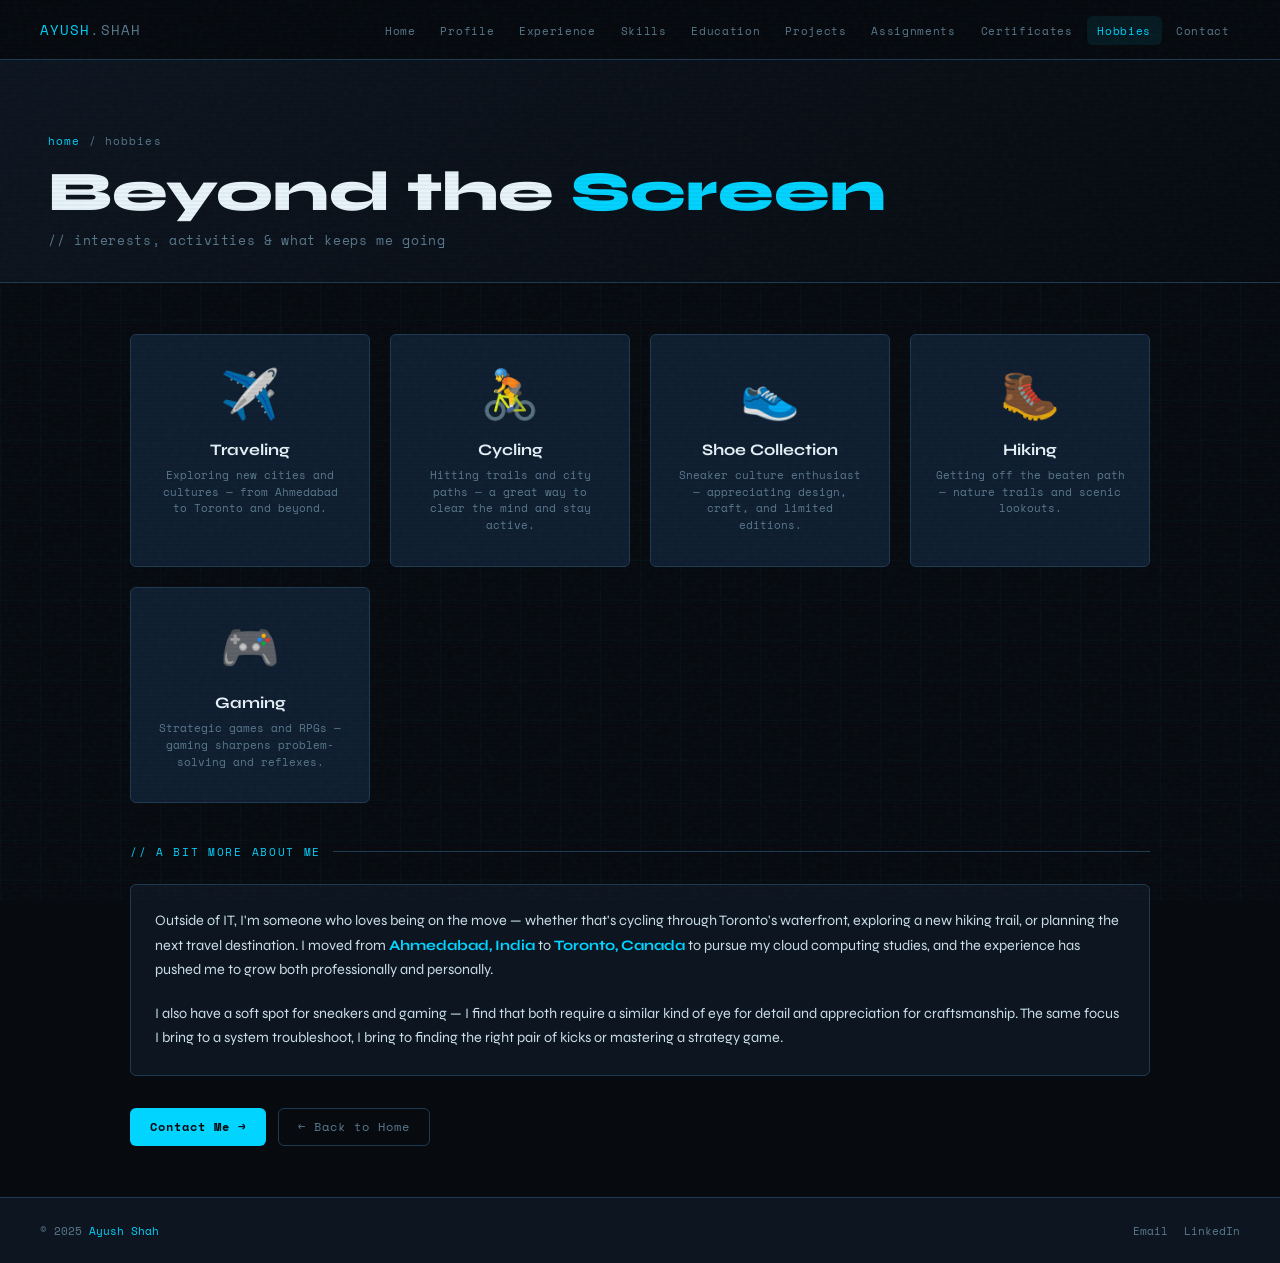
<file: hobbies.html>
<!DOCTYPE html>
<html lang="en">
<head>
  <meta charset="UTF-8">
  <meta name="viewport" content="width=device-width, initial-scale=1.0">
  <title>Hobbies — Ayush Shah</title>
  <link rel="icon" href="profile1.jpg" type="image/jpg">
  <link rel="stylesheet" href="style.css">
  <style>
    .hobby-grid {
      display: grid;
      grid-template-columns: repeat(auto-fill, minmax(220px, 1fr));
      gap: 1.25rem;
    }
    .hobby-card {
      background: var(--panel);
      border: 1px solid var(--border);
      border-radius: var(--radius);
      padding: 2rem 1.5rem;
      text-align: center;
      transition: all var(--transition);
      position: relative; overflow: hidden;
      cursor: default;
    }
    .hobby-card::after {
      content: '';
      position: absolute; bottom: 0; left: 0; right: 0; height: 0;
      background: linear-gradient(180deg, transparent, rgba(0,212,255,0.04));
      transition: height var(--transition);
    }
    .hobby-card:hover {
      border-color: var(--accent);
      transform: translateY(-4px);
      box-shadow: 0 16px 40px rgba(0,212,255,0.1);
    }
    .hobby-card:hover::after { height: 100%; }

    .hobby-emoji {
      font-size: 3rem;
      display: block;
      margin-bottom: 1rem;
      transition: transform var(--transition);
    }
    .hobby-card:hover .hobby-emoji { transform: scale(1.15); }

    .hobby-name {
      font-family: var(--sans);
      font-size: 1rem;
      font-weight: 700;
      color: var(--text-bright);
      margin-bottom: 0.5rem;
    }
    .hobby-desc {
      font-family: var(--mono);
      font-size: 0.7rem;
      color: var(--text-dim);
      line-height: 1.5;
    }

    .fun-fact-card {
      background: var(--bg2);
      border: 1px solid var(--border);
      border-radius: var(--radius);
      padding: 1.5rem;
    }
    .fun-fact-card p {
      font-size: 0.9rem;
      color: var(--text);
      line-height: 1.7;
    }
    .fun-fact-card strong { color: var(--accent); }
  </style>
</head>
<body>
  <div class="grid-bg"></div>
  <nav>
    <a href="index.html" class="nav-brand">AYUSH<span>.SHAH</span></a>
    <button class="nav-toggle" id="navToggle" aria-label="Menu">
      <span></span><span></span><span></span>
    </button>
    <ul class="nav-links" id="navLinks">
      <li><a href="index.html">Home</a></li>
      <li><a href="profile.html">Profile</a></li>
      <li><a href="experience.html">Experience</a></li>
      <li><a href="skills.html">Skills</a></li>
      <li><a href="education.html">Education</a></li>
      <li><a href="projects.html">Projects</a></li>
      <li><a href="assignments.html">Assignments</a></li>
      <li><a href="certificates.html">Certificates</a></li>
      <li><a href="hobbies.html">Hobbies</a></li>
      <li><a href="contact.html">Contact</a></li>
    </ul>
  </nav>
  <div class="nav-overlay" id="navOverlay"></div>

  <div class="page-wrapper">
    <div class="page-header">
      <p class="breadcrumb"><a href="index.html">home</a> / hobbies</p>
      <h1>Beyond the <span class="accent">Screen</span></h1>
      <p>// interests, activities &amp; what keeps me going</p>
    </div>

    <div class="content">
      <div class="hobby-grid">
        <div class="hobby-card animate-up">
          <span class="hobby-emoji">✈️</span>
          <div class="hobby-name">Traveling</div>
          <div class="hobby-desc">Exploring new cities and cultures — from Ahmedabad to Toronto and beyond.</div>
        </div>
        <div class="hobby-card animate-up-d1">
          <span class="hobby-emoji">🚴</span>
          <div class="hobby-name">Cycling</div>
          <div class="hobby-desc">Hitting trails and city paths — a great way to clear the mind and stay active.</div>
        </div>
        <div class="hobby-card animate-up-d2">
          <span class="hobby-emoji">👟</span>
          <div class="hobby-name">Shoe Collection</div>
          <div class="hobby-desc">Sneaker culture enthusiast — appreciating design, craft, and limited editions.</div>
        </div>
        <div class="hobby-card animate-up-d3">
          <span class="hobby-emoji">🥾</span>
          <div class="hobby-name">Hiking</div>
          <div class="hobby-desc">Getting off the beaten path — nature trails and scenic lookouts.</div>
        </div>
        <div class="hobby-card animate-up-d4">
          <span class="hobby-emoji">🎮</span>
          <div class="hobby-name">Gaming</div>
          <div class="hobby-desc">Strategic games and RPGs — gaming sharpens problem-solving and reflexes.</div>
        </div>
      </div>

      <div style="margin-top:2.5rem;">
        <p class="section-title animate-up-d3">// a bit more about me</p>
        <div class="fun-fact-card animate-up-d4">
          <p>
            Outside of IT, I'm someone who loves being on the move — whether that's cycling through Toronto's waterfront, exploring a new hiking trail, or planning the next travel destination. I moved from <strong>Ahmedabad, India</strong> to <strong>Toronto, Canada</strong> to pursue my cloud computing studies, and the experience has pushed me to grow both professionally and personally.
          </p>
          <br>
          <p>
            I also have a soft spot for sneakers and gaming — I find that both require a similar kind of eye for detail and appreciation for craftsmanship. The same focus I bring to a system troubleshoot, I bring to finding the right pair of kicks or mastering a strategy game.
          </p>
        </div>
      </div>

      <div style="display:flex;gap:0.75rem;flex-wrap:wrap;margin-top:2rem;">
        <a href="contact.html" class="btn btn-primary">Contact Me →</a>
        <a href="index.html" class="btn btn-outline">← Back to Home</a>
      </div>
    </div>
  </div>

  <footer>
    <div class="footer-left">© 2025 <a href="index.html">Ayush Shah</a></div>
    <div class="footer-links">
      <a href="mailto:ayush28shah@gmail.com">Email</a>
      <a href="https://www.linkedin.com/in/beayushman" target="_blank">LinkedIn</a>
    </div>
  </footer>
  <script src="script.js"></script>
</body>
</html>
</file>
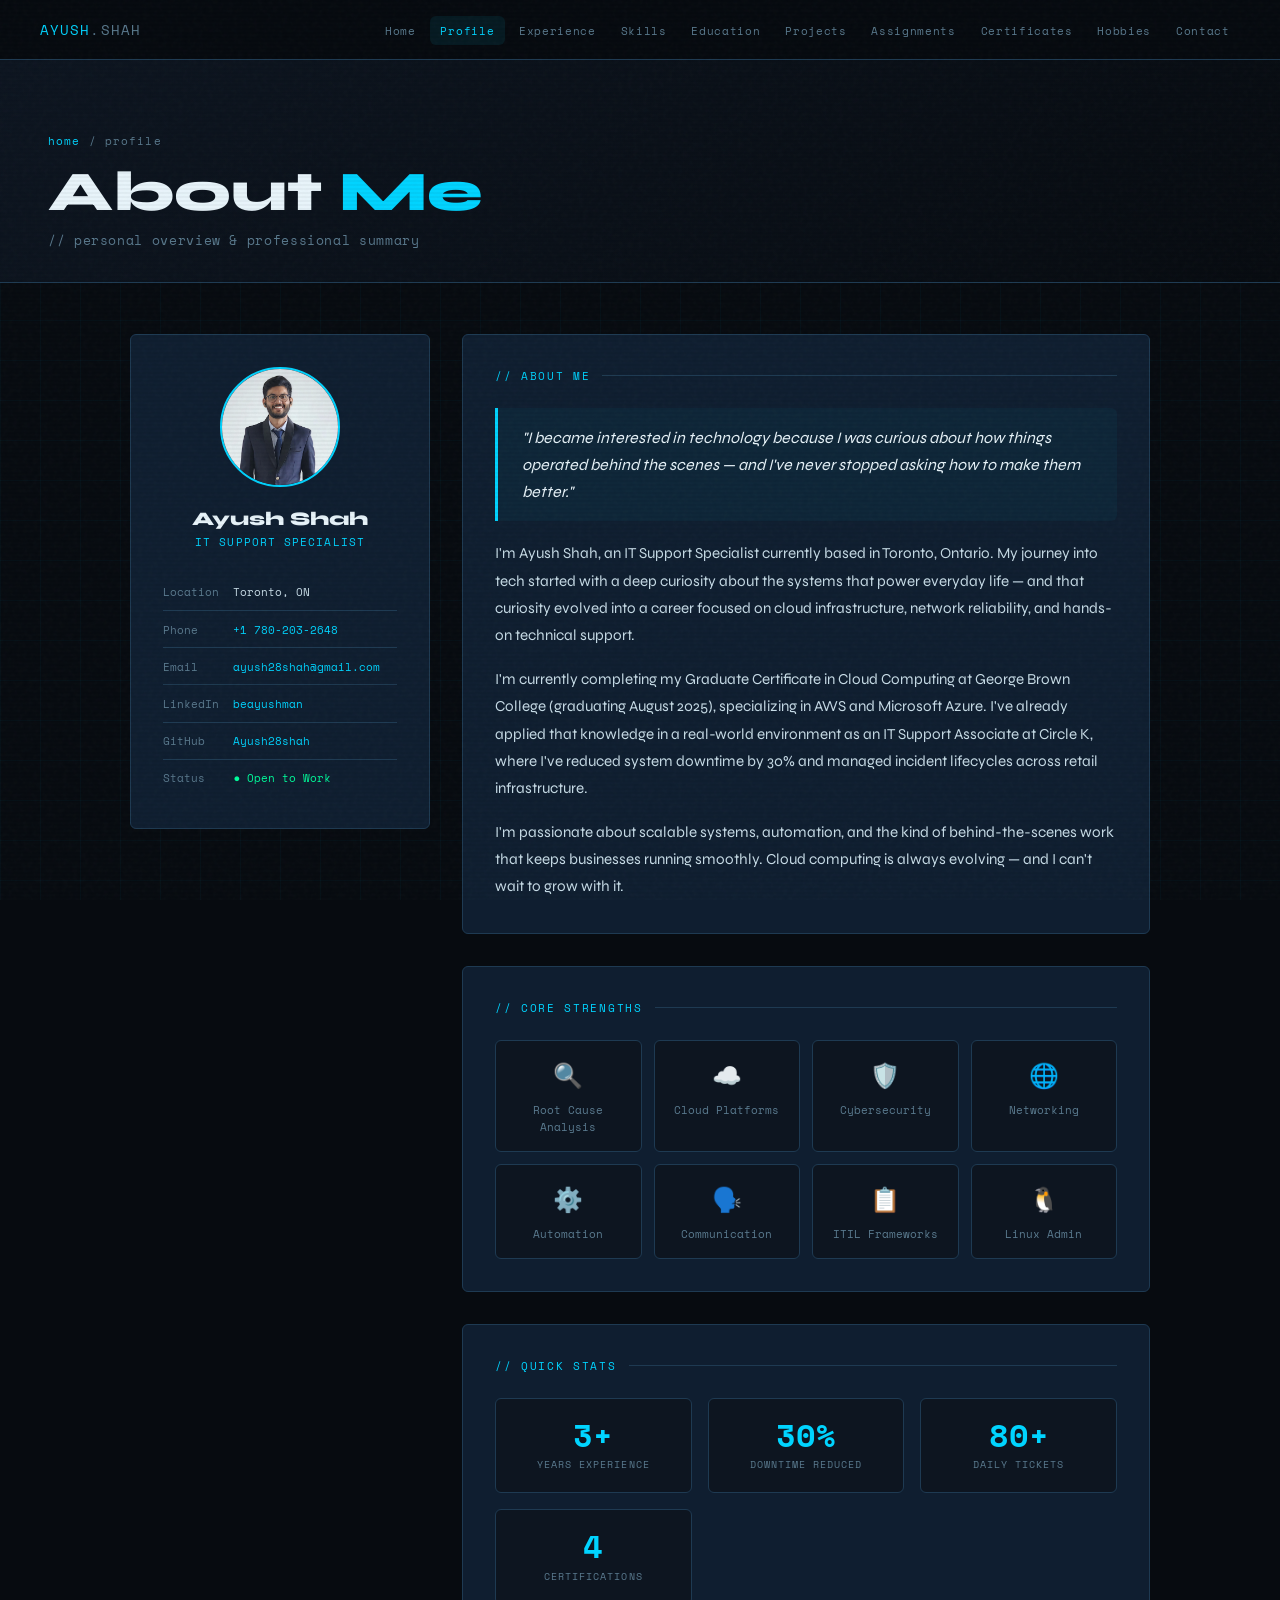
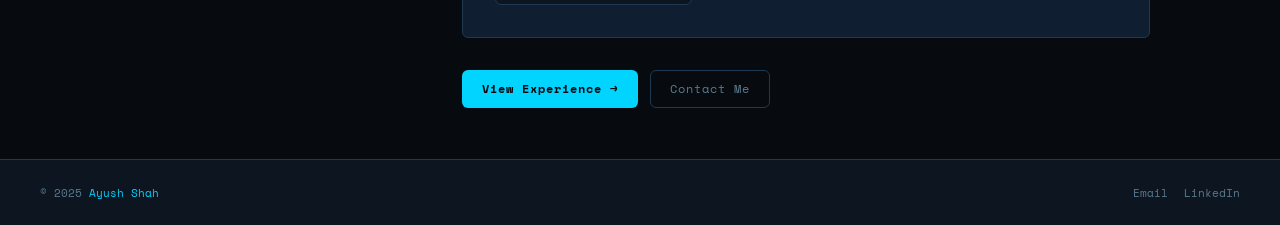
<file: profile.html>
<!DOCTYPE html>
<html lang="en">
<head>
  <meta charset="UTF-8">
  <meta name="viewport" content="width=device-width, initial-scale=1.0">
  <title>Profile — Ayush Shah</title>
  <link rel="icon" href="profile1.jpg" type="image/jpg">
  <link rel="stylesheet" href="style.css">
  <style>
    .profile-layout {
      display: grid;
      grid-template-columns: 300px 1fr;
      gap: 2rem;
      align-items: start;
    }
    @media (max-width: 768px) { .profile-layout { grid-template-columns: 1fr; } }

    .sidebar-card {
      background: var(--panel);
      border: 1px solid var(--border);
      border-radius: var(--radius);
      padding: 2rem;
      text-align: center;
      position: sticky; top: 80px;
    }
    .sidebar-img {
      width: 120px; height: 120px;
      border-radius: 50%;
      object-fit: cover;
      border: 2px solid var(--accent);
      margin-bottom: 1rem;
    }
    .sidebar-name {
      font-family: var(--sans);
      font-size: 1.2rem;
      font-weight: 800;
      color: var(--text-bright);
      margin-bottom: 0.25rem;
    }
    .sidebar-role {
      font-family: var(--mono);
      font-size: 0.68rem;
      color: var(--accent);
      letter-spacing: 0.1em;
      text-transform: uppercase;
      margin-bottom: 1.5rem;
    }
    .sidebar-info { list-style: none; text-align: left; }
    .sidebar-info li {
      display: flex; align-items: flex-start; gap: 0.65rem;
      padding: 0.6rem 0;
      border-bottom: 1px solid var(--border);
      font-family: var(--mono);
      font-size: 0.7rem;
    }
    .sidebar-info li:last-child { border-bottom: none; }
    .info-label { color: var(--text-dim); min-width: 60px; }
    .info-value { color: var(--text); word-break: break-word; }
    .info-value a { color: var(--accent); text-decoration: none; }
    .info-value a:hover { text-decoration: underline; }

    .main-content { display: flex; flex-direction: column; gap: 2rem; }

    .about-text p {
      font-size: 0.95rem;
      line-height: 1.8;
      color: var(--text);
      margin-bottom: 1rem;
    }
    .about-text p:last-child { margin-bottom: 0; }

    .highlight-quote {
      border-left: 3px solid var(--accent);
      padding: 1rem 1.5rem;
      background: rgba(0,212,255,0.04);
      border-radius: 0 var(--radius) var(--radius) 0;
      font-size: 1rem;
      color: var(--text-bright);
      line-height: 1.7;
      font-style: italic;
    }

    .strength-grid {
      display: grid;
      grid-template-columns: repeat(auto-fit, minmax(140px, 1fr));
      gap: 0.75rem;
    }
    .strength-item {
      background: var(--bg2);
      border: 1px solid var(--border);
      border-radius: var(--radius);
      padding: 1rem;
      text-align: center;
      font-family: var(--mono);
      font-size: 0.7rem;
      color: var(--text-dim);
      transition: all var(--transition);
    }
    .strength-item:hover {
      border-color: var(--accent);
      color: var(--accent);
      background: rgba(0,212,255,0.05);
    }
    .strength-item .icon { font-size: 1.5rem; display: block; margin-bottom: 0.5rem; }
  </style>
</head>
<body>
  <div class="grid-bg"></div>
  <nav>
    <a href="index.html" class="nav-brand">AYUSH<span>.SHAH</span></a>
    <button class="nav-toggle" id="navToggle" aria-label="Menu">
      <span></span><span></span><span></span>
    </button>
    <ul class="nav-links" id="navLinks">
      <li><a href="index.html">Home</a></li>
      <li><a href="profile.html">Profile</a></li>
      <li><a href="experience.html">Experience</a></li>
      <li><a href="skills.html">Skills</a></li>
      <li><a href="education.html">Education</a></li>
      <li><a href="projects.html">Projects</a></li>
      <li><a href="assignments.html">Assignments</a></li>
      <li><a href="certificates.html">Certificates</a></li>
      <li><a href="hobbies.html">Hobbies</a></li>
      <li><a href="contact.html">Contact</a></li>
    </ul>
  </nav>
  <div class="nav-overlay" id="navOverlay"></div>

  <div class="page-wrapper">
    <div class="page-header">
      <p class="breadcrumb"><a href="index.html">home</a> / profile</p>
      <h1>About <span class="accent">Me</span></h1>
      <p>// personal overview &amp; professional summary</p>
    </div>

    <div class="content">
      <div class="profile-layout">
        <!-- Sidebar -->
        <aside>
          <div class="sidebar-card animate-up">
            <img src="profile1.jpg" alt="Ayush Shah" class="sidebar-img"
              onerror="this.style.background='var(--bg3)';this.style.display='block';this.removeAttribute('src')">
            <div class="sidebar-name">Ayush Shah</div>
            <div class="sidebar-role">IT Support Specialist</div>
            <ul class="sidebar-info">
              <li><span class="info-label">Location</span><span class="info-value">Toronto, ON</span></li>
              <li><span class="info-label">Phone</span><span class="info-value"><a href="tel:+17802032648">+1 780-203-2648</a></span></li>
              <li><span class="info-label">Email</span><span class="info-value"><a href="mailto:ayush28shah@gmail.com">ayush28shah@gmail.com</a></span></li>
              <li><span class="info-label">LinkedIn</span><span class="info-value"><a href="https://linkedin.com/in/beayushman" target="_blank">beayushman</a></span></li>
              <li><span class="info-label">GitHub</span><span class="info-value"><a href="https://github.com/Ayush28shah" target="_blank">Ayush28shah</a></span></li>
              <li><span class="info-label">Status</span><span class="info-value" style="color:var(--green)">● Open to Work</span></li>
            </ul>
          </div>
        </aside>

        <!-- Main -->
        <main class="main-content">
          <div class="card animate-up-d1">
            <p class="section-title">// about me</p>
            <div class="about-text">
              <div class="highlight-quote">
                "I became interested in technology because I was curious about how things operated behind the scenes — and I've never stopped asking how to make them better."
              </div>
              <br>
              <p>
                I'm Ayush Shah, an IT Support Specialist currently based in Toronto, Ontario. My journey into tech started with a deep curiosity about the systems that power everyday life — and that curiosity evolved into a career focused on cloud infrastructure, network reliability, and hands-on technical support.
              </p>
              <p>
                I'm currently completing my Graduate Certificate in Cloud Computing at George Brown College (graduating August 2025), specializing in AWS and Microsoft Azure. I've already applied that knowledge in a real-world environment as an IT Support Associate at Circle K, where I've reduced system downtime by 30% and managed incident lifecycles across retail infrastructure.
              </p>
              <p>
                I'm passionate about scalable systems, automation, and the kind of behind-the-scenes work that keeps businesses running smoothly. Cloud computing is always evolving — and I can't wait to grow with it.
              </p>
            </div>
          </div>

          <div class="card animate-up-d2">
            <p class="section-title">// core strengths</p>
            <div class="strength-grid">
              <div class="strength-item"><span class="icon">🔍</span>Root Cause Analysis</div>
              <div class="strength-item"><span class="icon">☁️</span>Cloud Platforms</div>
              <div class="strength-item"><span class="icon">🛡️</span>Cybersecurity</div>
              <div class="strength-item"><span class="icon">🌐</span>Networking</div>
              <div class="strength-item"><span class="icon">⚙️</span>Automation</div>
              <div class="strength-item"><span class="icon">🗣️</span>Communication</div>
              <div class="strength-item"><span class="icon">📋</span>ITIL Frameworks</div>
              <div class="strength-item"><span class="icon">🐧</span>Linux Admin</div>
            </div>
          </div>

          <div class="card animate-up-d3">
            <p class="section-title">// quick stats</p>
            <div class="grid-4">
              <div class="stat-box">
                <div class="stat-number" data-count="3" data-suffix="+">0+</div>
                <div class="stat-label">Years Experience</div>
              </div>
              <div class="stat-box">
                <div class="stat-number" data-count="30" data-suffix="%">0%</div>
                <div class="stat-label">Downtime Reduced</div>
              </div>
              <div class="stat-box">
                <div class="stat-number" data-count="80" data-suffix="+">0+</div>
                <div class="stat-label">Daily Tickets</div>
              </div>
              <div class="stat-box">
                <div class="stat-number" data-count="4" data-suffix="">0</div>
                <div class="stat-label">Certifications</div>
              </div>
            </div>
          </div>

          <div style="display:flex;gap:0.75rem;flex-wrap:wrap;">
            <a href="experience.html" class="btn btn-primary">View Experience →</a>
            <a href="contact.html" class="btn btn-outline">Contact Me</a>
          </div>
        </main>
      </div>
    </div>
  </div>

  <footer>
    <div class="footer-left">© 2025 <a href="index.html">Ayush Shah</a></div>
    <div class="footer-links">
      <a href="mailto:ayush28shah@gmail.com">Email</a>
      <a href="https://www.linkedin.com/in/beayushman" target="_blank">LinkedIn</a>
    </div>
  </footer>
  <script src="script.js"></script>
</body>
</html>
</file>
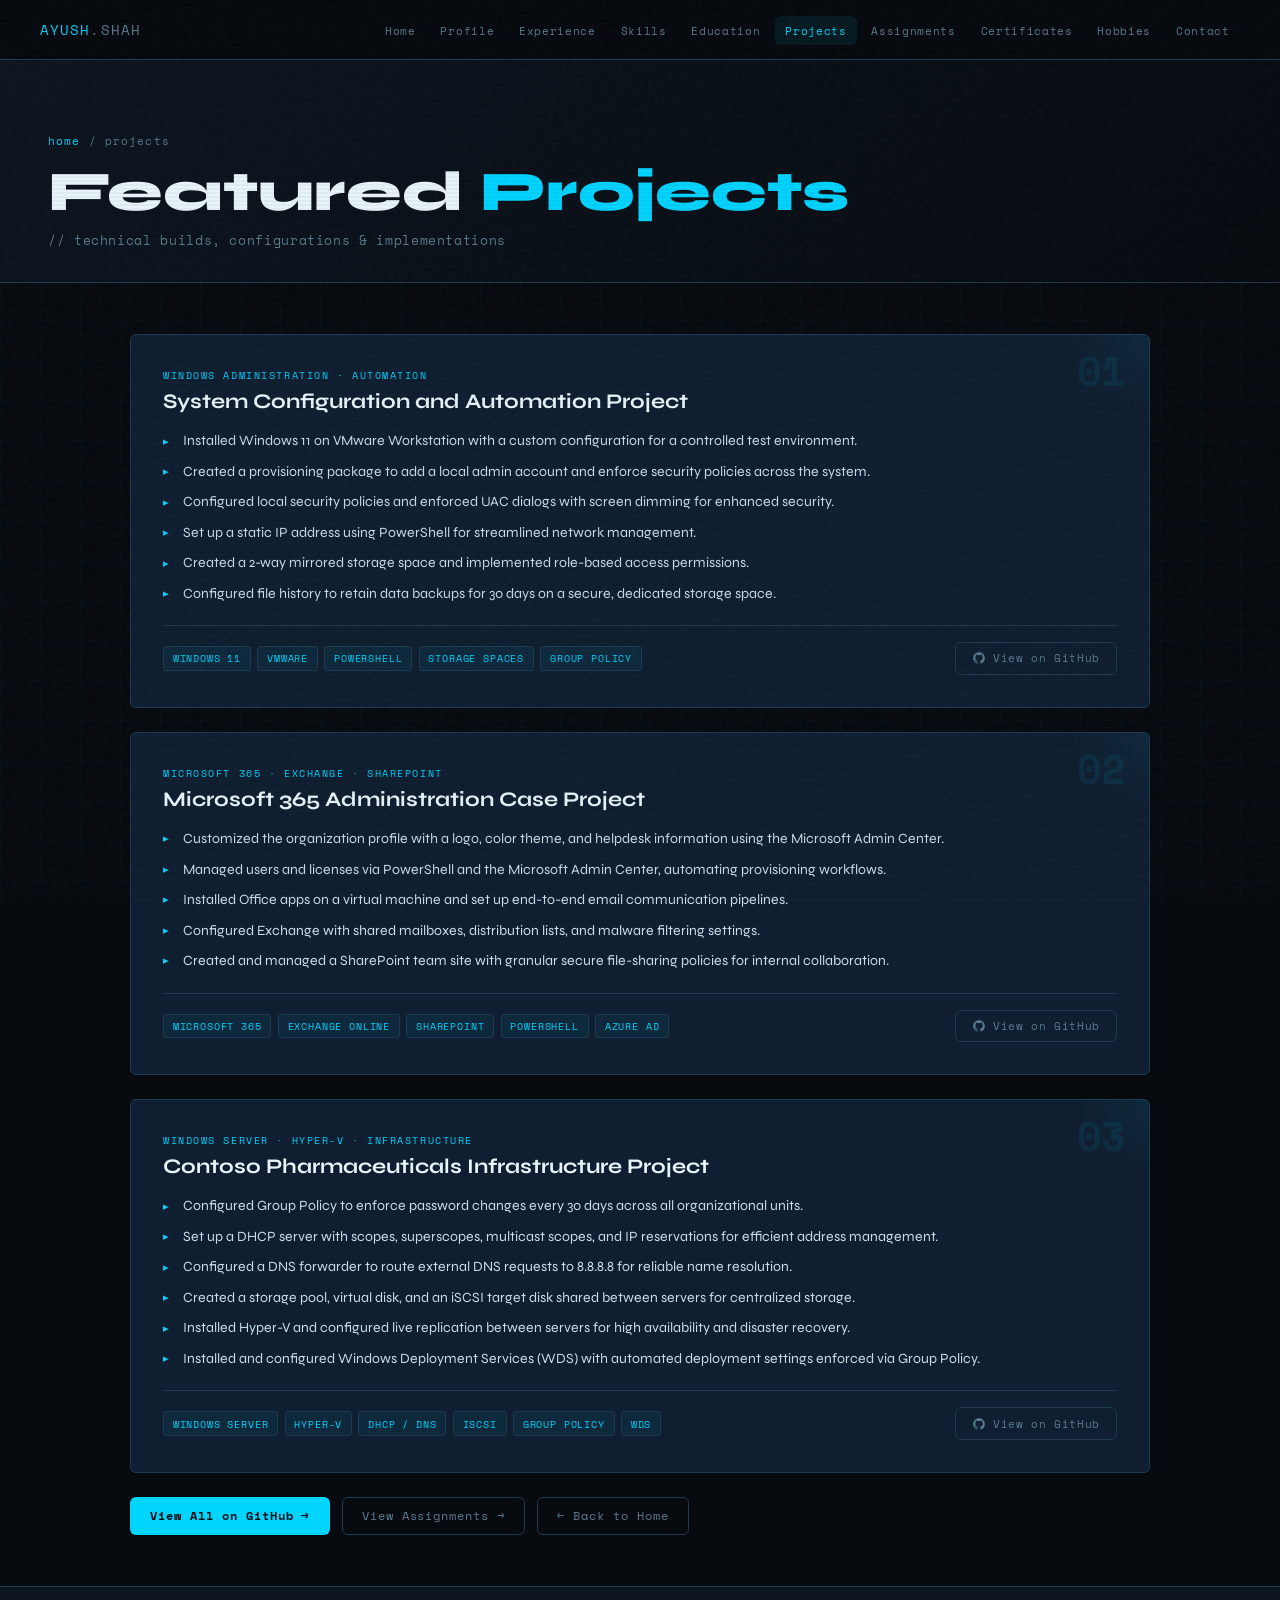
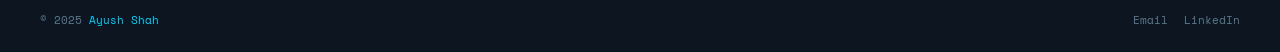
<file: projects.html>
<!DOCTYPE html>
<html lang="en">
<head>
  <meta charset="UTF-8">
  <meta name="viewport" content="width=device-width, initial-scale=1.0">
  <title>Projects — Ayush Shah</title>
  <link rel="icon" href="profile1.jpg" type="image/jpg">
  <link rel="stylesheet" href="style.css">
  <style>
    .project-card {
      background: var(--panel);
      border: 1px solid var(--border);
      border-radius: var(--radius);
      padding: clamp(1.5rem, 3vw, 2rem);
      margin-bottom: 1.5rem;
      position: relative; overflow: hidden;
      transition: all var(--transition);
    }
    .project-card:hover {
      border-color: var(--accent2);
      box-shadow: 0 8px 30px rgba(0,212,255,0.08);
    }
    .project-card::after {
      content: '';
      position: absolute; top: 0; right: 0;
      width: 80px; height: 80px;
      background: radial-gradient(circle at top right, rgba(0,212,255,0.06) 0%, transparent 70%);
    }
    .project-num {
      font-family: var(--mono);
      font-size: 2.5rem;
      font-weight: 700;
      color: rgba(0,212,255,0.08);
      position: absolute;
      top: 1rem; right: 1.5rem;
      line-height: 1;
      user-select: none;
    }
    .project-category {
      font-family: var(--mono);
      font-size: 0.65rem;
      color: var(--accent);
      letter-spacing: 0.15em;
      text-transform: uppercase;
      margin-bottom: 0.4rem;
    }
    .project-title {
      font-family: var(--sans);
      font-size: clamp(1.05rem, 2.5vw, 1.3rem);
      font-weight: 700;
      color: var(--text-bright);
      margin-bottom: 1rem;
      padding-right: 3rem;
    }
    .project-points { list-style: none; display: flex; flex-direction: column; gap: 0.5rem; margin-bottom: 1.25rem; }
    .project-points li {
      font-size: 0.88rem;
      color: var(--text);
      padding-left: 1.25rem;
      position: relative;
      line-height: 1.6;
    }
    .project-points li::before {
      content: '▸';
      position: absolute; left: 0;
      color: var(--accent); font-size: 0.7rem;
      top: 0.15rem;
    }
    .project-footer {
      display: flex; align-items: center; justify-content: space-between;
      flex-wrap: wrap; gap: 0.75rem;
      padding-top: 1rem;
      border-top: 1px solid var(--border);
    }
    .project-tech { display: flex; flex-wrap: wrap; gap: 0.4rem; }
    .btn-github {
      display: inline-flex; align-items: center; gap: 0.4rem;
      font-family: var(--mono);
      font-size: 0.68rem;
      padding: 0.45rem 1rem;
      border-radius: var(--radius);
      border: 1px solid var(--border);
      color: var(--text-dim);
      text-decoration: none;
      transition: all var(--transition);
      letter-spacing: 0.06em;
    }
    .btn-github:hover {
      border-color: var(--accent);
      color: var(--accent);
      background: rgba(0,212,255,0.06);
    }
    .btn-drive {
      display: inline-flex; align-items: center; gap: 0.4rem;
      font-family: var(--mono);
      font-size: 0.68rem;
      padding: 0.45rem 1rem;
      border-radius: var(--radius);
      border: 1px solid rgba(0,255,157,0.3);
      color: var(--green);
      text-decoration: none;
      transition: all var(--transition);
      letter-spacing: 0.06em;
    }
    .btn-drive:hover {
      background: rgba(0,255,157,0.06);
      border-color: var(--green);
    }
    .btn-row { display: flex; gap: 0.5rem; flex-wrap: wrap; }
  </style>
</head>
<body>
  <div class="grid-bg"></div>
  <nav>
    <a href="index.html" class="nav-brand">AYUSH<span>.SHAH</span></a>
    <button class="nav-toggle" id="navToggle" aria-label="Menu">
      <span></span><span></span><span></span>
    </button>
    <ul class="nav-links" id="navLinks">
      <li><a href="index.html">Home</a></li>
      <li><a href="profile.html">Profile</a></li>
      <li><a href="experience.html">Experience</a></li>
      <li><a href="skills.html">Skills</a></li>
      <li><a href="education.html">Education</a></li>
      <li><a href="projects.html">Projects</a></li>
      <li><a href="assignments.html">Assignments</a></li>
      <li><a href="certificates.html">Certificates</a></li>
      <li><a href="hobbies.html">Hobbies</a></li>
      <li><a href="contact.html">Contact</a></li>
    </ul>
  </nav>
  <div class="nav-overlay" id="navOverlay"></div>

  <div class="page-wrapper">
    <div class="page-header">
      <p class="breadcrumb"><a href="index.html">home</a> / projects</p>
      <h1>Featured <span class="accent">Projects</span></h1>
      <p>// technical builds, configurations &amp; implementations</p>
    </div>

    <div class="content">

      <!-- Project 1 -->
      <div class="project-card animate-up">
        <div class="project-num">01</div>
        <div class="project-category">Windows Administration · Automation</div>
        <div class="project-title">System Configuration and Automation Project</div>
        <ul class="project-points">
          <li>Installed Windows 11 on VMware Workstation with a custom configuration for a controlled test environment.</li>
          <li>Created a provisioning package to add a local admin account and enforce security policies across the system.</li>
          <li>Configured local security policies and enforced UAC dialogs with screen dimming for enhanced security.</li>
          <li>Set up a static IP address using PowerShell for streamlined network management.</li>
          <li>Created a 2-way mirrored storage space and implemented role-based access permissions.</li>
          <li>Configured file history to retain data backups for 30 days on a secure, dedicated storage space.</li>
        </ul>
        <div class="project-footer">
          <div class="project-tech">
            <span class="tag">Windows 11</span>
            <span class="tag">VMware</span>
            <span class="tag">PowerShell</span>
            <span class="tag">Storage Spaces</span>
            <span class="tag">Group Policy</span>
          </div>
          <div class="btn-row">
            <a href="https://github.com/Ayush28shah/Portfolio/blob/case-project/System%20Configuration%20and%20Automation%20Project.pdf" target="_blank" class="btn-github">
              <svg width="14" height="14" viewBox="0 0 24 24" fill="currentColor"><path d="M12 2C6.48 2 2 6.48 2 12c0 4.42 2.87 8.17 6.84 9.49.5.09.66-.22.66-.48v-1.7c-2.78.6-3.37-1.34-3.37-1.34-.46-1.16-1.11-1.47-1.11-1.47-.91-.62.07-.61.07-.61 1 .07 1.53 1.03 1.53 1.03.89 1.52 2.34 1.08 2.91.83.09-.65.35-1.08.63-1.33-2.22-.25-4.56-1.11-4.56-4.94 0-1.09.39-1.98 1.03-2.68-.1-.25-.45-1.27.1-2.64 0 0 .84-.27 2.75 1.02A9.56 9.56 0 0 1 12 6.8a9.56 9.56 0 0 1 2.5.34c1.91-1.29 2.75-1.02 2.75-1.02.55 1.37.2 2.39.1 2.64.64.7 1.03 1.59 1.03 2.68 0 3.84-2.34 4.68-4.57 4.93.36.31.68.92.68 1.85v2.74c0 .27.16.58.67.48A10.01 10.01 0 0 0 22 12c0-5.52-4.48-10-10-10z"/></svg>
              View on GitHub
            </a>
          </div>
        </div>
      </div>

      <!-- Project 2 -->
      <div class="project-card animate-up-d1">
        <div class="project-num">02</div>
        <div class="project-category">Microsoft 365 · Exchange · SharePoint</div>
        <div class="project-title">Microsoft 365 Administration Case Project</div>
        <ul class="project-points">
          <li>Customized the organization profile with a logo, color theme, and helpdesk information using the Microsoft Admin Center.</li>
          <li>Managed users and licenses via PowerShell and the Microsoft Admin Center, automating provisioning workflows.</li>
          <li>Installed Office apps on a virtual machine and set up end-to-end email communication pipelines.</li>
          <li>Configured Exchange with shared mailboxes, distribution lists, and malware filtering settings.</li>
          <li>Created and managed a SharePoint team site with granular secure file-sharing policies for internal collaboration.</li>
        </ul>
        <div class="project-footer">
          <div class="project-tech">
            <span class="tag">Microsoft 365</span>
            <span class="tag">Exchange Online</span>
            <span class="tag">SharePoint</span>
            <span class="tag">PowerShell</span>
            <span class="tag">Azure AD</span>
          </div>
          <div class="btn-row">
            <a href="https://github.com/Ayush28shah/Portfolio/blob/case-project/Microsoft%20365%20Administration%20Case%20Project.pdf" target="_blank" class="btn-github">
              <svg width="14" height="14" viewBox="0 0 24 24" fill="currentColor"><path d="M12 2C6.48 2 2 6.48 2 12c0 4.42 2.87 8.17 6.84 9.49.5.09.66-.22.66-.48v-1.7c-2.78.6-3.37-1.34-3.37-1.34-.46-1.16-1.11-1.47-1.11-1.47-.91-.62.07-.61.07-.61 1 .07 1.53 1.03 1.53 1.03.89 1.52 2.34 1.08 2.91.83.09-.65.35-1.08.63-1.33-2.22-.25-4.56-1.11-4.56-4.94 0-1.09.39-1.98 1.03-2.68-.1-.25-.45-1.27.1-2.64 0 0 .84-.27 2.75 1.02A9.56 9.56 0 0 1 12 6.8a9.56 9.56 0 0 1 2.5.34c1.91-1.29 2.75-1.02 2.75-1.02.55 1.37.2 2.39.1 2.64.64.7 1.03 1.59 1.03 2.68 0 3.84-2.34 4.68-4.57 4.93.36.31.68.92.68 1.85v2.74c0 .27.16.58.67.48A10.01 10.01 0 0 0 22 12c0-5.52-4.48-10-10-10z"/></svg>
              View on GitHub
            </a>
          </div>
        </div>
      </div>

      <!-- Project 3 -->
      <div class="project-card animate-up-d2">
        <div class="project-num">03</div>
        <div class="project-category">Windows Server · Hyper-V · Infrastructure</div>
        <div class="project-title">Contoso Pharmaceuticals Infrastructure Project</div>
        <ul class="project-points">
          <li>Configured Group Policy to enforce password changes every 30 days across all organizational units.</li>
          <li>Set up a DHCP server with scopes, superscopes, multicast scopes, and IP reservations for efficient address management.</li>
          <li>Configured a DNS forwarder to route external DNS requests to 8.8.8.8 for reliable name resolution.</li>
          <li>Created a storage pool, virtual disk, and an iSCSI target disk shared between servers for centralized storage.</li>
          <li>Installed Hyper-V and configured live replication between servers for high availability and disaster recovery.</li>
          <li>Installed and configured Windows Deployment Services (WDS) with automated deployment settings enforced via Group Policy.</li>
        </ul>
        <div class="project-footer">
          <div class="project-tech">
            <span class="tag">Windows Server</span>
            <span class="tag">Hyper-V</span>
            <span class="tag">DHCP / DNS</span>
            <span class="tag">iSCSI</span>
            <span class="tag">Group Policy</span>
            <span class="tag">WDS</span>
          </div>
          <div class="btn-row">
            <a href="https://github.com/Ayush28shah/Portfolio/blob/case-project/Contoso%20Pharmaceuticals%20Infrastructure%20Project.pdf" target="_blank" class="btn-github">
              <svg width="14" height="14" viewBox="0 0 24 24" fill="currentColor"><path d="M12 2C6.48 2 2 6.48 2 12c0 4.42 2.87 8.17 6.84 9.49.5.09.66-.22.66-.48v-1.7c-2.78.6-3.37-1.34-3.37-1.34-.46-1.16-1.11-1.47-1.11-1.47-.91-.62.07-.61.07-.61 1 .07 1.53 1.03 1.53 1.03.89 1.52 2.34 1.08 2.91.83.09-.65.35-1.08.63-1.33-2.22-.25-4.56-1.11-4.56-4.94 0-1.09.39-1.98 1.03-2.68-.1-.25-.45-1.27.1-2.64 0 0 .84-.27 2.75 1.02A9.56 9.56 0 0 1 12 6.8a9.56 9.56 0 0 1 2.5.34c1.91-1.29 2.75-1.02 2.75-1.02.55 1.37.2 2.39.1 2.64.64.7 1.03 1.59 1.03 2.68 0 3.84-2.34 4.68-4.57 4.93.36.31.68.92.68 1.85v2.74c0 .27.16.58.67.48A10.01 10.01 0 0 0 22 12c0-5.52-4.48-10-10-10z"/></svg>
              View on GitHub
            </a>
          </div>
        </div>
      </div>

      <div style="display:flex;gap:0.75rem;flex-wrap:wrap;margin-top:1.5rem;">
        <a href="https://github.com/Ayush28shah/Portfolio/tree/case-project" target="_blank" class="btn btn-primary">View All on GitHub →</a>
        <a href="assignments.html" class="btn btn-outline">View Assignments →</a>
        <a href="index.html" class="btn btn-outline">← Back to Home</a>
      </div>
    </div>
  </div>

  <footer>
    <div class="footer-left">© 2025 <a href="index.html">Ayush Shah</a></div>
    <div class="footer-links">
      <a href="mailto:ayush28shah@gmail.com">Email</a>
      <a href="https://www.linkedin.com/in/beayushman" target="_blank">LinkedIn</a>
    </div>
  </footer>
  <script src="script.js"></script>
</body>
</html>
</file>
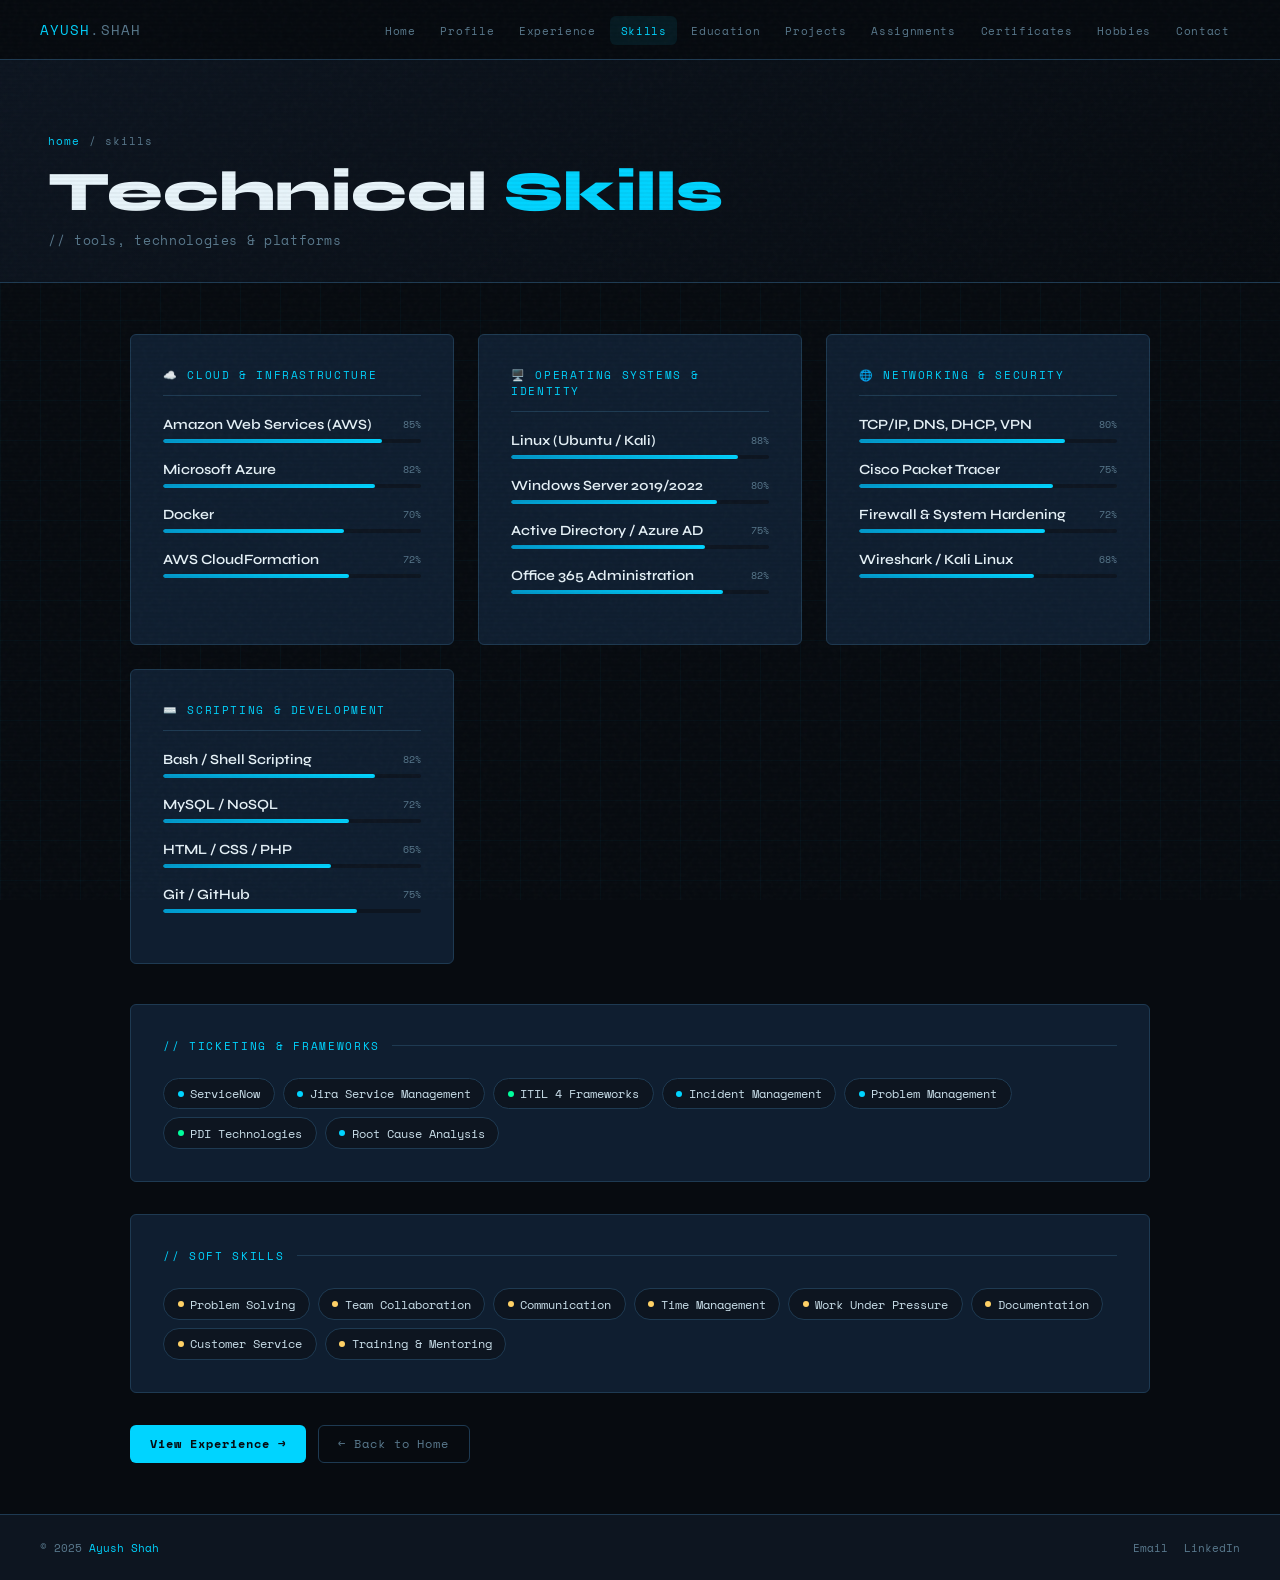
<file: skills.html>
<!DOCTYPE html>
<html lang="en">
<head>
  <meta charset="UTF-8">
  <meta name="viewport" content="width=device-width, initial-scale=1.0">
  <title>Skills — Ayush Shah</title>
  <link rel="icon" href="profile1.jpg" type="image/jpg">
  <link rel="stylesheet" href="style.css">
  <style>
    .skills-grid {
      display: grid;
      grid-template-columns: repeat(auto-fit, minmax(300px, 1fr));
      gap: 1.5rem;
    }

    .skill-category-title {
      font-family: var(--mono);
      font-size: 0.68rem;
      color: var(--accent);
      letter-spacing: 0.15em;
      text-transform: uppercase;
      margin-bottom: 1.25rem;
      padding-bottom: 0.75rem;
      border-bottom: 1px solid var(--border);
    }

    .skill-item {
      margin-bottom: 1.1rem;
    }
    .skill-header {
      display: flex; justify-content: space-between; align-items: center;
      margin-bottom: 0.4rem;
    }
    .skill-name {
      font-family: var(--sans);
      font-size: 0.88rem;
      font-weight: 600;
      color: var(--text-bright);
      display: flex; align-items: center; gap: 0.5rem;
    }
    .skill-name img { width: 16px; height: 16px; object-fit: contain; }
    .skill-pct {
      font-family: var(--mono);
      font-size: 0.65rem;
      color: var(--text-dim);
    }

    /* Tag cloud section */
    .tag-cloud {
      display: flex; flex-wrap: wrap; gap: 0.5rem;
      margin-top: 0.5rem;
    }
    .skill-tag {
      display: inline-flex; align-items: center; gap: 0.4rem;
      font-family: var(--mono);
      font-size: 0.72rem;
      padding: 0.4rem 0.85rem;
      border: 1px solid var(--border);
      border-radius: 20px;
      color: var(--text);
      background: var(--bg2);
      transition: all var(--transition);
      cursor: default;
    }
    .skill-tag:hover {
      border-color: var(--accent);
      color: var(--accent);
      background: rgba(0,212,255,0.06);
      transform: translateY(-1px);
    }
    .skill-tag .dot {
      width: 6px; height: 6px; border-radius: 50%;
      background: var(--accent);
      flex-shrink: 0;
    }
    .skill-tag .dot.green { background: var(--green); }
    .skill-tag .dot.yellow { background: var(--yellow); }
  </style>
</head>
<body>
  <div class="grid-bg"></div>
  <nav>
    <a href="index.html" class="nav-brand">AYUSH<span>.SHAH</span></a>
    <button class="nav-toggle" id="navToggle" aria-label="Menu">
      <span></span><span></span><span></span>
    </button>
    <ul class="nav-links" id="navLinks">
      <li><a href="index.html">Home</a></li>
      <li><a href="profile.html">Profile</a></li>
      <li><a href="experience.html">Experience</a></li>
      <li><a href="skills.html">Skills</a></li>
      <li><a href="education.html">Education</a></li>
      <li><a href="projects.html">Projects</a></li>
      <li><a href="assignments.html">Assignments</a></li>
      <li><a href="certificates.html">Certificates</a></li>
      <li><a href="hobbies.html">Hobbies</a></li>
      <li><a href="contact.html">Contact</a></li>
    </ul>
  </nav>
  <div class="nav-overlay" id="navOverlay"></div>

  <div class="page-wrapper">
    <div class="page-header">
      <p class="breadcrumb"><a href="index.html">home</a> / skills</p>
      <h1>Technical <span class="accent">Skills</span></h1>
      <p>// tools, technologies &amp; platforms</p>
    </div>

    <div class="content">
      <!-- Core skill bars -->
      <div class="skills-grid" style="margin-bottom:2.5rem;">

        <!-- Cloud & Infrastructure -->
        <div class="card animate-up">
          <div class="skill-category-title">☁️ Cloud &amp; Infrastructure</div>
          <div class="skill-item">
            <div class="skill-header">
              <span class="skill-name">Amazon Web Services (AWS)</span>
              <span class="skill-pct">85%</span>
            </div>
            <div class="progress-bar"><div class="progress-fill" data-width="85%"></div></div>
          </div>
          <div class="skill-item">
            <div class="skill-header">
              <span class="skill-name">Microsoft Azure</span>
              <span class="skill-pct">82%</span>
            </div>
            <div class="progress-bar"><div class="progress-fill" data-width="82%"></div></div>
          </div>
          <div class="skill-item">
            <div class="skill-header">
              <span class="skill-name">Docker</span>
              <span class="skill-pct">70%</span>
            </div>
            <div class="progress-bar"><div class="progress-fill" data-width="70%"></div></div>
          </div>
          <div class="skill-item">
            <div class="skill-header">
              <span class="skill-name">AWS CloudFormation</span>
              <span class="skill-pct">72%</span>
            </div>
            <div class="progress-bar"><div class="progress-fill" data-width="72%"></div></div>
          </div>
        </div>

        <!-- OS & Identity -->
        <div class="card animate-up-d1">
          <div class="skill-category-title">🖥️ Operating Systems &amp; Identity</div>
          <div class="skill-item">
            <div class="skill-header">
              <span class="skill-name">Linux (Ubuntu / Kali)</span>
              <span class="skill-pct">88%</span>
            </div>
            <div class="progress-bar"><div class="progress-fill" data-width="88%"></div></div>
          </div>
          <div class="skill-item">
            <div class="skill-header">
              <span class="skill-name">Windows Server 2019/2022</span>
              <span class="skill-pct">80%</span>
            </div>
            <div class="progress-bar"><div class="progress-fill" data-width="80%"></div></div>
          </div>
          <div class="skill-item">
            <div class="skill-header">
              <span class="skill-name">Active Directory / Azure AD</span>
              <span class="skill-pct">75%</span>
            </div>
            <div class="progress-bar"><div class="progress-fill" data-width="75%"></div></div>
          </div>
          <div class="skill-item">
            <div class="skill-header">
              <span class="skill-name">Office 365 Administration</span>
              <span class="skill-pct">82%</span>
            </div>
            <div class="progress-bar"><div class="progress-fill" data-width="82%"></div></div>
          </div>
        </div>

        <!-- Networking & Security -->
        <div class="card animate-up-d2">
          <div class="skill-category-title">🌐 Networking &amp; Security</div>
          <div class="skill-item">
            <div class="skill-header">
              <span class="skill-name">TCP/IP, DNS, DHCP, VPN</span>
              <span class="skill-pct">80%</span>
            </div>
            <div class="progress-bar"><div class="progress-fill" data-width="80%"></div></div>
          </div>
          <div class="skill-item">
            <div class="skill-header">
              <span class="skill-name">Cisco Packet Tracer</span>
              <span class="skill-pct">75%</span>
            </div>
            <div class="progress-bar"><div class="progress-fill" data-width="75%"></div></div>
          </div>
          <div class="skill-item">
            <div class="skill-header">
              <span class="skill-name">Firewall &amp; System Hardening</span>
              <span class="skill-pct">72%</span>
            </div>
            <div class="progress-bar"><div class="progress-fill" data-width="72%"></div></div>
          </div>
          <div class="skill-item">
            <div class="skill-header">
              <span class="skill-name">Wireshark / Kali Linux</span>
              <span class="skill-pct">68%</span>
            </div>
            <div class="progress-bar"><div class="progress-fill" data-width="68%"></div></div>
          </div>
        </div>

        <!-- Scripting & Dev -->
        <div class="card animate-up-d3">
          <div class="skill-category-title">⌨️ Scripting &amp; Development</div>
          <div class="skill-item">
            <div class="skill-header">
              <span class="skill-name">Bash / Shell Scripting</span>
              <span class="skill-pct">82%</span>
            </div>
            <div class="progress-bar"><div class="progress-fill" data-width="82%"></div></div>
          </div>
          <div class="skill-item">
            <div class="skill-header">
              <span class="skill-name">MySQL / NoSQL</span>
              <span class="skill-pct">72%</span>
            </div>
            <div class="progress-bar"><div class="progress-fill" data-width="72%"></div></div>
          </div>
          <div class="skill-item">
            <div class="skill-header">
              <span class="skill-name">HTML / CSS / PHP</span>
              <span class="skill-pct">65%</span>
            </div>
            <div class="progress-bar"><div class="progress-fill" data-width="65%"></div></div>
          </div>
          <div class="skill-item">
            <div class="skill-header">
              <span class="skill-name">Git / GitHub</span>
              <span class="skill-pct">75%</span>
            </div>
            <div class="progress-bar"><div class="progress-fill" data-width="75%"></div></div>
          </div>
        </div>

      </div>

      <!-- ITIL / Ticketing -->
      <div class="card animate-up-d2" style="margin-bottom:2rem;">
        <p class="section-title">// ticketing &amp; frameworks</p>
        <div class="tag-cloud">
          <span class="skill-tag"><span class="dot"></span>ServiceNow</span>
          <span class="skill-tag"><span class="dot"></span>Jira Service Management</span>
          <span class="skill-tag"><span class="dot green"></span>ITIL 4 Frameworks</span>
          <span class="skill-tag"><span class="dot"></span>Incident Management</span>
          <span class="skill-tag"><span class="dot"></span>Problem Management</span>
          <span class="skill-tag"><span class="dot green"></span>PDI Technologies</span>
          <span class="skill-tag"><span class="dot"></span>Root Cause Analysis</span>
        </div>
      </div>

      <!-- Soft Skills -->
      <div class="card animate-up-d3">
        <p class="section-title">// soft skills</p>
        <div class="tag-cloud">
          <span class="skill-tag"><span class="dot yellow"></span>Problem Solving</span>
          <span class="skill-tag"><span class="dot yellow"></span>Team Collaboration</span>
          <span class="skill-tag"><span class="dot yellow"></span>Communication</span>
          <span class="skill-tag"><span class="dot yellow"></span>Time Management</span>
          <span class="skill-tag"><span class="dot yellow"></span>Work Under Pressure</span>
          <span class="skill-tag"><span class="dot yellow"></span>Documentation</span>
          <span class="skill-tag"><span class="dot yellow"></span>Customer Service</span>
          <span class="skill-tag"><span class="dot yellow"></span>Training &amp; Mentoring</span>
        </div>
      </div>

      <div style="display:flex;gap:0.75rem;flex-wrap:wrap;margin-top:2rem;">
        <a href="experience.html" class="btn btn-primary">View Experience →</a>
        <a href="index.html" class="btn btn-outline">← Back to Home</a>
      </div>
    </div>
  </div>

  <footer>
    <div class="footer-left">© 2025 <a href="index.html">Ayush Shah</a></div>
    <div class="footer-links">
      <a href="mailto:ayush28shah@gmail.com">Email</a>
      <a href="https://www.linkedin.com/in/beayushman" target="_blank">LinkedIn</a>
    </div>
  </footer>
  <script src="script.js"></script>
</body>
</html>
</file>
<file: style.css>
/* ==========================================
   AYUSH SHAH PORTFOLIO — GLOBAL STYLES
   Dark Tech / Terminal Aesthetic
   ========================================== */

@import url('https://fonts.googleapis.com/css2?family=Space+Mono:ital,wght@0,400;0,700;1,400&family=Syne:wght@400;600;700;800&display=swap');

:root {
  --bg:        #070b10;
  --bg2:       #0d1520;
  --bg3:       #111c2b;
  --panel:     #0f1e30;
  --border:    #1e3a52;
  --accent:    #00d4ff;
  --accent2:   #0099cc;
  --green:     #00ff9d;
  --yellow:    #ffd166;
  --red:       #ff4d6d;
  --text:      #c8dde8;
  --text-dim:  #5a7a8e;
  --text-bright: #e8f4fa;
  --mono:      'Space Mono', monospace;
  --sans:      'Syne', sans-serif;
  --radius:    6px;
  --transition: 0.25s cubic-bezier(0.4, 0, 0.2, 1);
}

*, *::before, *::after { box-sizing: border-box; margin: 0; padding: 0; }

html { scroll-behavior: smooth; }

body {
  background: var(--bg);
  color: var(--text);
  font-family: var(--sans);
  min-height: 100vh;
  display: flex;
  flex-direction: column;
  overflow-x: hidden;
}

/* ── Noise texture overlay ── */
body::before {
  content: '';
  position: fixed; inset: 0;
  background-image: url("data:image/svg+xml,%3Csvg viewBox='0 0 200 200' xmlns='http://www.w3.org/2000/svg'%3E%3Cfilter id='n'%3E%3CfeTurbulence type='fractalNoise' baseFrequency='0.9' numOctaves='4' stitchTiles='stitch'/%3E%3C/filter%3E%3Crect width='100%25' height='100%25' filter='url(%23n)' opacity='0.04'/%3E%3C/svg%3E");
  pointer-events: none; z-index: 999;
  opacity: 0.6;
}

/* ── Scanline effect ── */
body::after {
  content: '';
  position: fixed; inset: 0;
  background: repeating-linear-gradient(0deg, transparent, transparent 2px, rgba(0,0,0,0.03) 2px, rgba(0,0,0,0.03) 4px);
  pointer-events: none; z-index: 998;
}

/* ── Grid background ── */
.grid-bg {
  position: fixed; inset: 0;
  background-image:
    linear-gradient(rgba(0,212,255,0.03) 1px, transparent 1px),
    linear-gradient(90deg, rgba(0,212,255,0.03) 1px, transparent 1px);
  background-size: 40px 40px;
  pointer-events: none; z-index: 0;
}

/* ======== NAVIGATION ======== */
nav {
  position: fixed; top: 0; left: 0; right: 0;
  z-index: 100;
  background: rgba(7, 11, 16, 0.96);
  backdrop-filter: blur(12px);
  border-bottom: 1px solid var(--border);
  padding: 0 clamp(1rem, 4vw, 2.5rem);
  height: 60px;
  display: flex; align-items: center; justify-content: space-between;
}

.nav-brand {
  font-family: var(--mono);
  font-size: 0.85rem;
  color: var(--accent);
  text-decoration: none;
  letter-spacing: 0.08em;
  flex-shrink: 0;
}
.nav-brand span { color: var(--text-dim); }

.nav-links {
  display: flex; gap: 0.25rem;
  list-style: none;
  flex-wrap: nowrap;
}

.nav-links a {
  font-family: var(--mono);
  font-size: 0.7rem;
  color: var(--text-dim);
  text-decoration: none;
  padding: 0.35rem 0.65rem;
  border-radius: var(--radius);
  letter-spacing: 0.06em;
  transition: color var(--transition), background var(--transition);
  white-space: nowrap;
}

.nav-links a:hover,
.nav-links a.active {
  color: var(--accent);
  background: rgba(0,212,255,0.08);
}

/* hamburger */
.nav-toggle {
  display: none;
  flex-direction: column; gap: 5px; cursor: pointer;
  background: none; border: none; padding: 8px;
  z-index: 101;
}
.nav-toggle span {
  display: block; width: 22px; height: 2px;
  background: var(--accent); border-radius: 2px;
  transition: transform 0.3s ease, opacity 0.3s ease;
}
.nav-toggle.open span:nth-child(1) { transform: translateY(7px) rotate(45deg); }
.nav-toggle.open span:nth-child(2) { opacity: 0; }
.nav-toggle.open span:nth-child(3) { transform: translateY(-7px) rotate(-45deg); }

/* tablet + mobile nav — show hamburger at 1024px and below */
@media (max-width: 1024px) {
  .nav-toggle { display: flex; }
  .nav-links {
    position: fixed;
    top: 60px; right: 0;
    width: min(280px, 85vw);
    height: calc(100vh - 60px);
    background: rgba(7, 11, 16, 0.98);
    backdrop-filter: blur(20px);
    border-left: 1px solid var(--border);
    flex-direction: column; gap: 0;
    padding: 1rem 0;
    transform: translateX(100%);
    transition: transform 0.3s cubic-bezier(0.4, 0, 0.2, 1);
    pointer-events: none;
    overflow-y: auto;
  }
  .nav-links.open {
    transform: translateX(0);
    pointer-events: all;
  }
  .nav-links a {
    padding: 0.9rem 1.75rem;
    font-size: 0.82rem;
    border-radius: 0;
    border-bottom: 1px solid rgba(30,58,82,0.4);
  }
  .nav-links a:hover { background: rgba(0,212,255,0.06); }
}

/* overlay behind sidebar on mobile */
.nav-overlay {
  display: none;
  position: fixed; inset: 0;
  background: rgba(0,0,0,0.5);
  z-index: 99;
  opacity: 0;
  transition: opacity 0.3s ease;
}
.nav-overlay.open {
  display: block;
  opacity: 1;
}

/* ======== PAGE WRAPPER ======== */
.page-wrapper {
  position: relative;
  z-index: 1;
  flex: 1;
  padding-top: 60px;
}

/* ======== PAGE HEADER ======== */
.page-header {
  padding: clamp(2.5rem, 6vw, 4rem) clamp(1rem, 5vw, 3rem) clamp(1.5rem, 3vw, 2rem);
  border-bottom: 1px solid var(--border);
  background: linear-gradient(135deg, var(--bg2) 0%, var(--bg) 100%);
}

.page-header .breadcrumb {
  font-family: var(--mono);
  font-size: 0.7rem;
  color: var(--text-dim);
  letter-spacing: 0.1em;
  margin-bottom: 0.75rem;
}
.page-header .breadcrumb a {
  color: var(--accent);
  text-decoration: none;
}
.page-header .breadcrumb a:hover { text-decoration: underline; }

.page-header h1 {
  font-family: var(--sans);
  font-size: clamp(2rem, 5vw, 3.5rem);
  font-weight: 800;
  color: var(--text-bright);
  line-height: 1.1;
}
.page-header h1 .accent { color: var(--accent); }

.page-header p {
  font-family: var(--mono);
  font-size: 0.8rem;
  color: var(--text-dim);
  margin-top: 0.5rem;
  letter-spacing: 0.05em;
}

/* ======== CONTENT AREA ======== */
.content {
  max-width: 1100px;
  margin: 0 auto;
  padding: clamp(2rem, 4vw, 3.5rem) clamp(1rem, 4vw, 2.5rem);
}

/* ======== CARDS ======== */
.card {
  background: var(--panel);
  border: 1px solid var(--border);
  border-radius: var(--radius);
  padding: clamp(1.25rem, 3vw, 2rem);
  position: relative;
  overflow: hidden;
  transition: border-color var(--transition), transform var(--transition), box-shadow var(--transition);
}
.card::before {
  content: '';
  position: absolute; top: 0; left: 0; right: 0;
  height: 2px;
  background: linear-gradient(90deg, transparent, var(--accent), transparent);
  opacity: 0;
  transition: opacity var(--transition);
}
.card:hover {
  border-color: var(--accent2);
  transform: translateY(-2px);
  box-shadow: 0 8px 30px rgba(0,212,255,0.08);
}
.card:hover::before { opacity: 1; }

/* ======== TAGS ======== */
.tag {
  display: inline-block;
  font-family: var(--mono);
  font-size: 0.65rem;
  padding: 0.2rem 0.55rem;
  border-radius: 3px;
  border: 1px solid var(--border);
  color: var(--accent);
  background: rgba(0,212,255,0.06);
  letter-spacing: 0.08em;
  text-transform: uppercase;
}
.tag.green { color: var(--green); border-color: rgba(0,255,157,0.25); background: rgba(0,255,157,0.06); }
.tag.yellow { color: var(--yellow); border-color: rgba(255,209,102,0.25); background: rgba(255,209,102,0.06); }

/* ======== SECTION TITLE ======== */
.section-title {
  font-family: var(--mono);
  font-size: 0.7rem;
  color: var(--accent);
  letter-spacing: 0.15em;
  text-transform: uppercase;
  margin-bottom: 1.5rem;
  display: flex; align-items: center; gap: 0.75rem;
}
.section-title::after {
  content: '';
  flex: 1; height: 1px;
  background: var(--border);
}

/* ======== BUTTONS ======== */
.btn {
  display: inline-flex; align-items: center; gap: 0.5rem;
  font-family: var(--mono);
  font-size: 0.75rem;
  padding: 0.6rem 1.2rem;
  border-radius: var(--radius);
  letter-spacing: 0.08em;
  cursor: pointer;
  transition: all var(--transition);
  text-decoration: none;
  border: 1px solid transparent;
}
.btn-primary {
  background: var(--accent);
  color: var(--bg);
  font-weight: 700;
}
.btn-primary:hover {
  background: #33ddff;
  box-shadow: 0 0 20px rgba(0,212,255,0.3);
}
.btn-outline {
  border-color: var(--border);
  color: var(--text-dim);
  background: transparent;
}
.btn-outline:hover {
  border-color: var(--accent);
  color: var(--accent);
  background: rgba(0,212,255,0.06);
}

/* ======== PROGRESS BAR ======== */
.progress-bar {
  height: 4px;
  background: var(--bg2);
  border-radius: 2px;
  overflow: hidden;
}
.progress-fill {
  height: 100%;
  background: linear-gradient(90deg, var(--accent2), var(--accent));
  border-radius: 2px;
  width: 0;
  transition: width 1s cubic-bezier(0.4, 0, 0.2, 1);
}

/* ======== TIMELINE ======== */
.timeline { position: relative; padding-left: 2rem; }
.timeline::before {
  content: '';
  position: absolute; left: 0; top: 0.5rem; bottom: 0.5rem;
  width: 1px; background: var(--border);
}
.timeline-item { position: relative; margin-bottom: 2.5rem; }
.timeline-dot {
  position: absolute; left: -2.35rem; top: 0.35rem;
  width: 10px; height: 10px;
  background: var(--accent);
  border-radius: 50%;
  box-shadow: 0 0 8px var(--accent);
}
.timeline-date {
  font-family: var(--mono);
  font-size: 0.68rem;
  color: var(--accent);
  letter-spacing: 0.08em;
  margin-bottom: 0.35rem;
}
.timeline-title {
  font-family: var(--sans);
  font-size: 1.1rem;
  font-weight: 700;
  color: var(--text-bright);
  margin-bottom: 0.2rem;
}
.timeline-sub {
  font-family: var(--mono);
  font-size: 0.72rem;
  color: var(--text-dim);
  margin-bottom: 0.75rem;
}
.timeline-list {
  list-style: none;
  display: flex; flex-direction: column; gap: 0.4rem;
}
.timeline-list li {
  font-size: 0.88rem;
  color: var(--text);
  padding-left: 1.1rem;
  position: relative;
}
.timeline-list li::before {
  content: '▸';
  position: absolute; left: 0;
  color: var(--accent); font-size: 0.7rem;
}

/* ======== STAT BOX ======== */
.stat-box {
  text-align: center;
  padding: 1.25rem;
  background: var(--bg2);
  border: 1px solid var(--border);
  border-radius: var(--radius);
}
.stat-number {
  font-family: var(--mono);
  font-size: clamp(1.5rem, 3vw, 2rem);
  font-weight: 700;
  color: var(--accent);
  line-height: 1;
}
.stat-label {
  font-family: var(--mono);
  font-size: 0.65rem;
  color: var(--text-dim);
  letter-spacing: 0.1em;
  text-transform: uppercase;
  margin-top: 0.35rem;
}

/* ======== FOOTER ======== */
footer {
  position: relative; z-index: 1;
  border-top: 1px solid var(--border);
  padding: 1.5rem clamp(1rem, 4vw, 2.5rem);
  display: flex; align-items: center; justify-content: space-between; flex-wrap: wrap; gap: 1rem;
  background: var(--bg2);
}
.footer-left {
  font-family: var(--mono);
  font-size: 0.7rem;
  color: var(--text-dim);
}
.footer-left a { color: var(--accent); text-decoration: none; }
.footer-links { display: flex; gap: 1rem; }
.footer-links a {
  font-family: var(--mono);
  font-size: 0.7rem;
  color: var(--text-dim);
  text-decoration: none;
  transition: color var(--transition);
}
.footer-links a:hover { color: var(--accent); }

/* ======== ANIMATIONS ======== */
@keyframes fadeUp {
  from { opacity: 0; transform: translateY(20px); }
  to   { opacity: 1; transform: translateY(0); }
}
@keyframes fadeIn {
  from { opacity: 0; }
  to   { opacity: 1; }
}
@keyframes pulse-glow {
  0%, 100% { box-shadow: 0 0 5px rgba(0,212,255,0.3); }
  50%       { box-shadow: 0 0 20px rgba(0,212,255,0.6); }
}
@keyframes blink {
  0%, 100% { opacity: 1; }
  50%       { opacity: 0; }
}

.animate-up { animation: fadeUp 0.5s ease both; }
.animate-up-d1 { animation: fadeUp 0.5s 0.1s ease both; }
.animate-up-d2 { animation: fadeUp 0.5s 0.2s ease both; }
.animate-up-d3 { animation: fadeUp 0.5s 0.3s ease both; }
.animate-up-d4 { animation: fadeUp 0.5s 0.4s ease both; }
.animate-up-d5 { animation: fadeUp 0.5s 0.5s ease both; }

.cursor-blink::after {
  content: '_';
  animation: blink 1s step-end infinite;
  color: var(--accent);
}

/* ======== MISC UTILITIES ======== */
.mono { font-family: var(--mono); }
.accent-text { color: var(--accent); }
.green-text { color: var(--green); }
.dim { color: var(--text-dim); }
.divider { height: 1px; background: var(--border); margin: 2rem 0; }
.grid-2 { display: grid; grid-template-columns: repeat(auto-fit, minmax(280px, 1fr)); gap: 1.25rem; }
.grid-3 { display: grid; grid-template-columns: repeat(auto-fit, minmax(200px, 1fr)); gap: 1rem; }
.grid-4 { display: grid; grid-template-columns: repeat(auto-fit, minmax(160px, 1fr)); gap: 1rem; }
.flex-wrap { display: flex; flex-wrap: wrap; gap: 0.5rem; }
</file>
